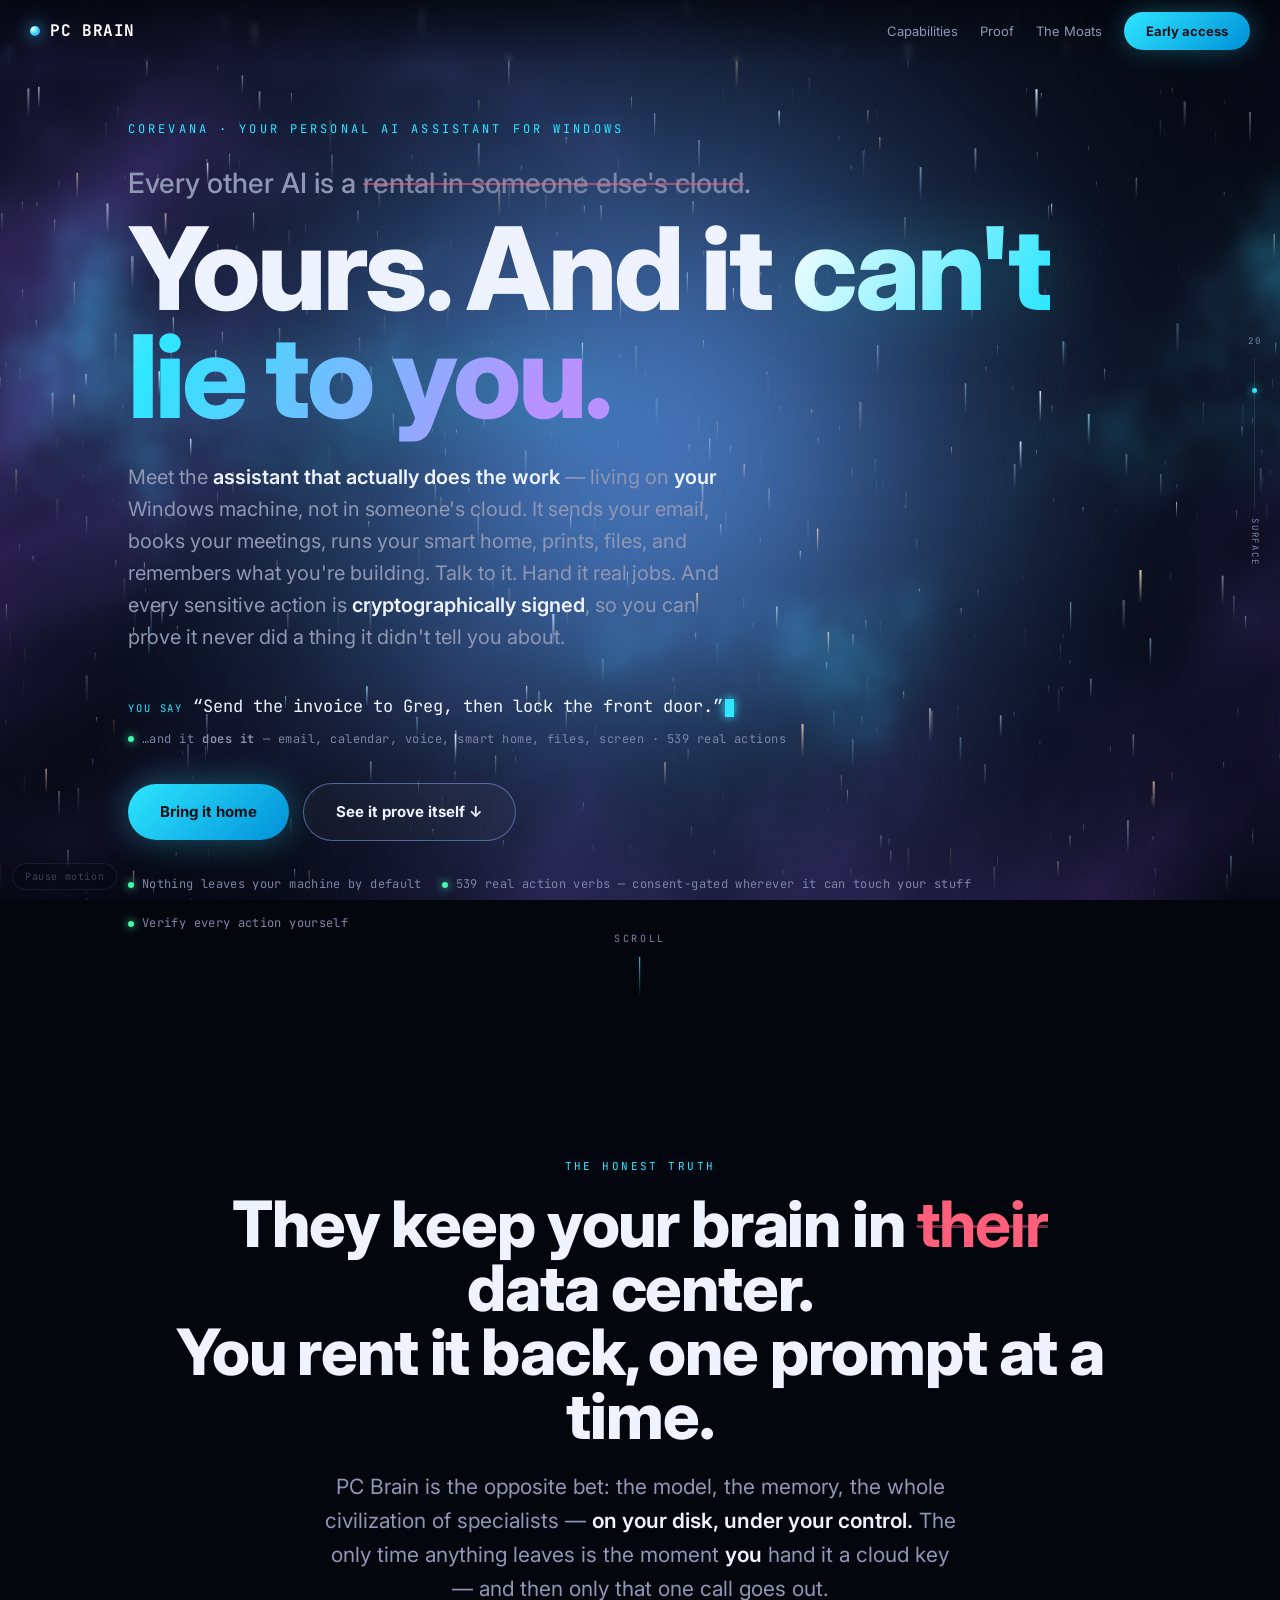
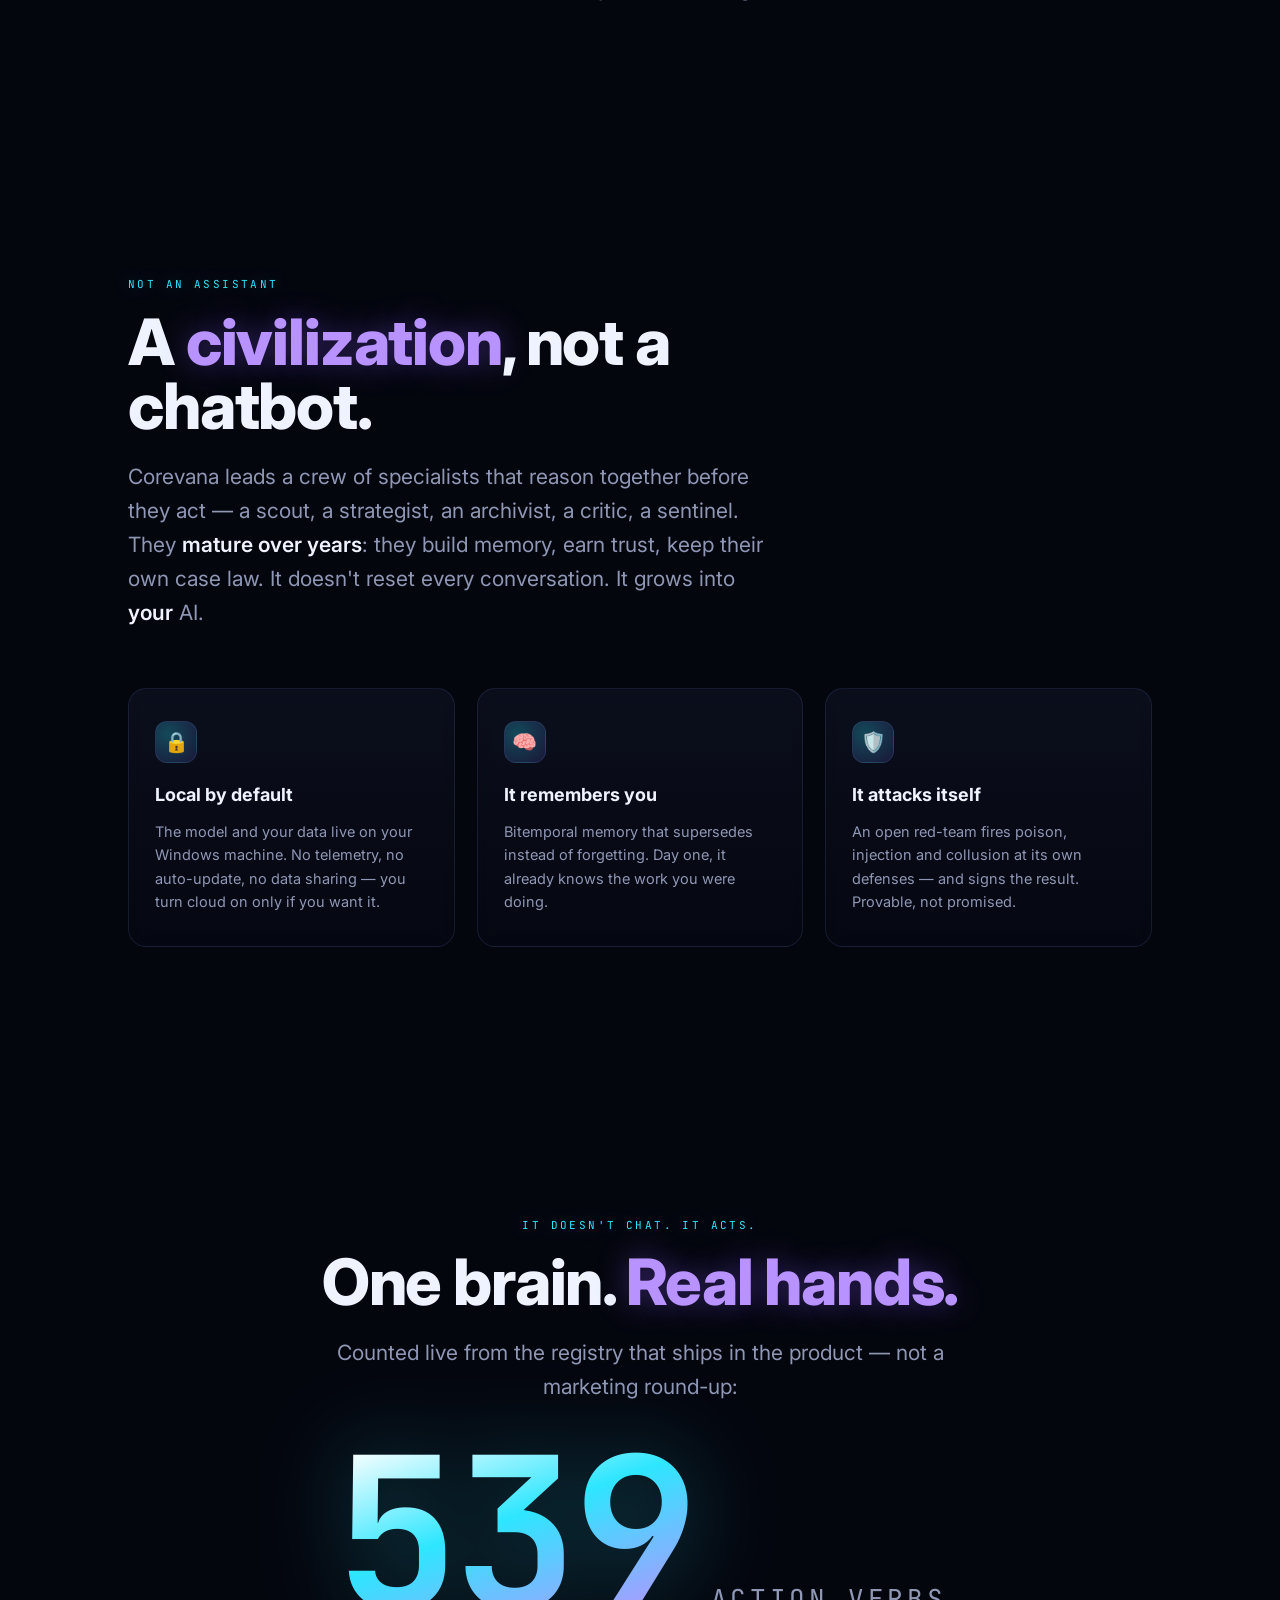
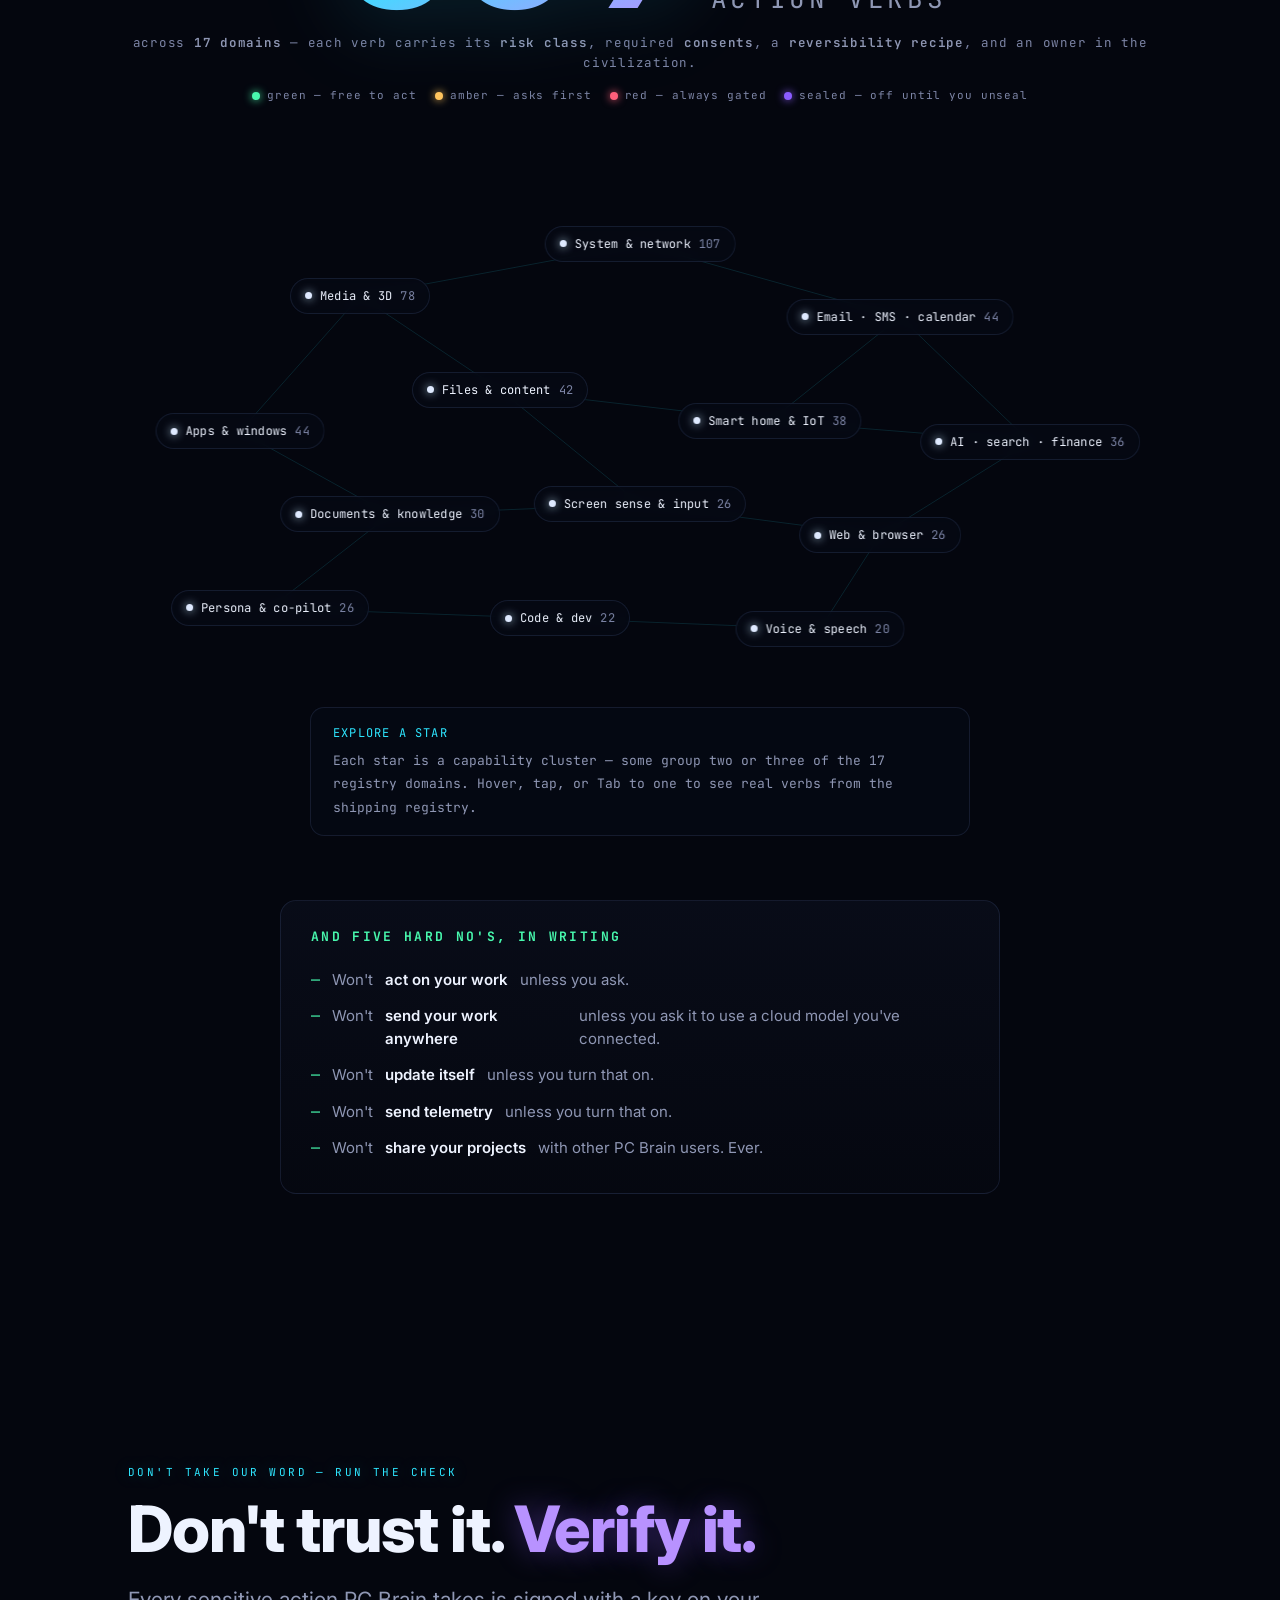
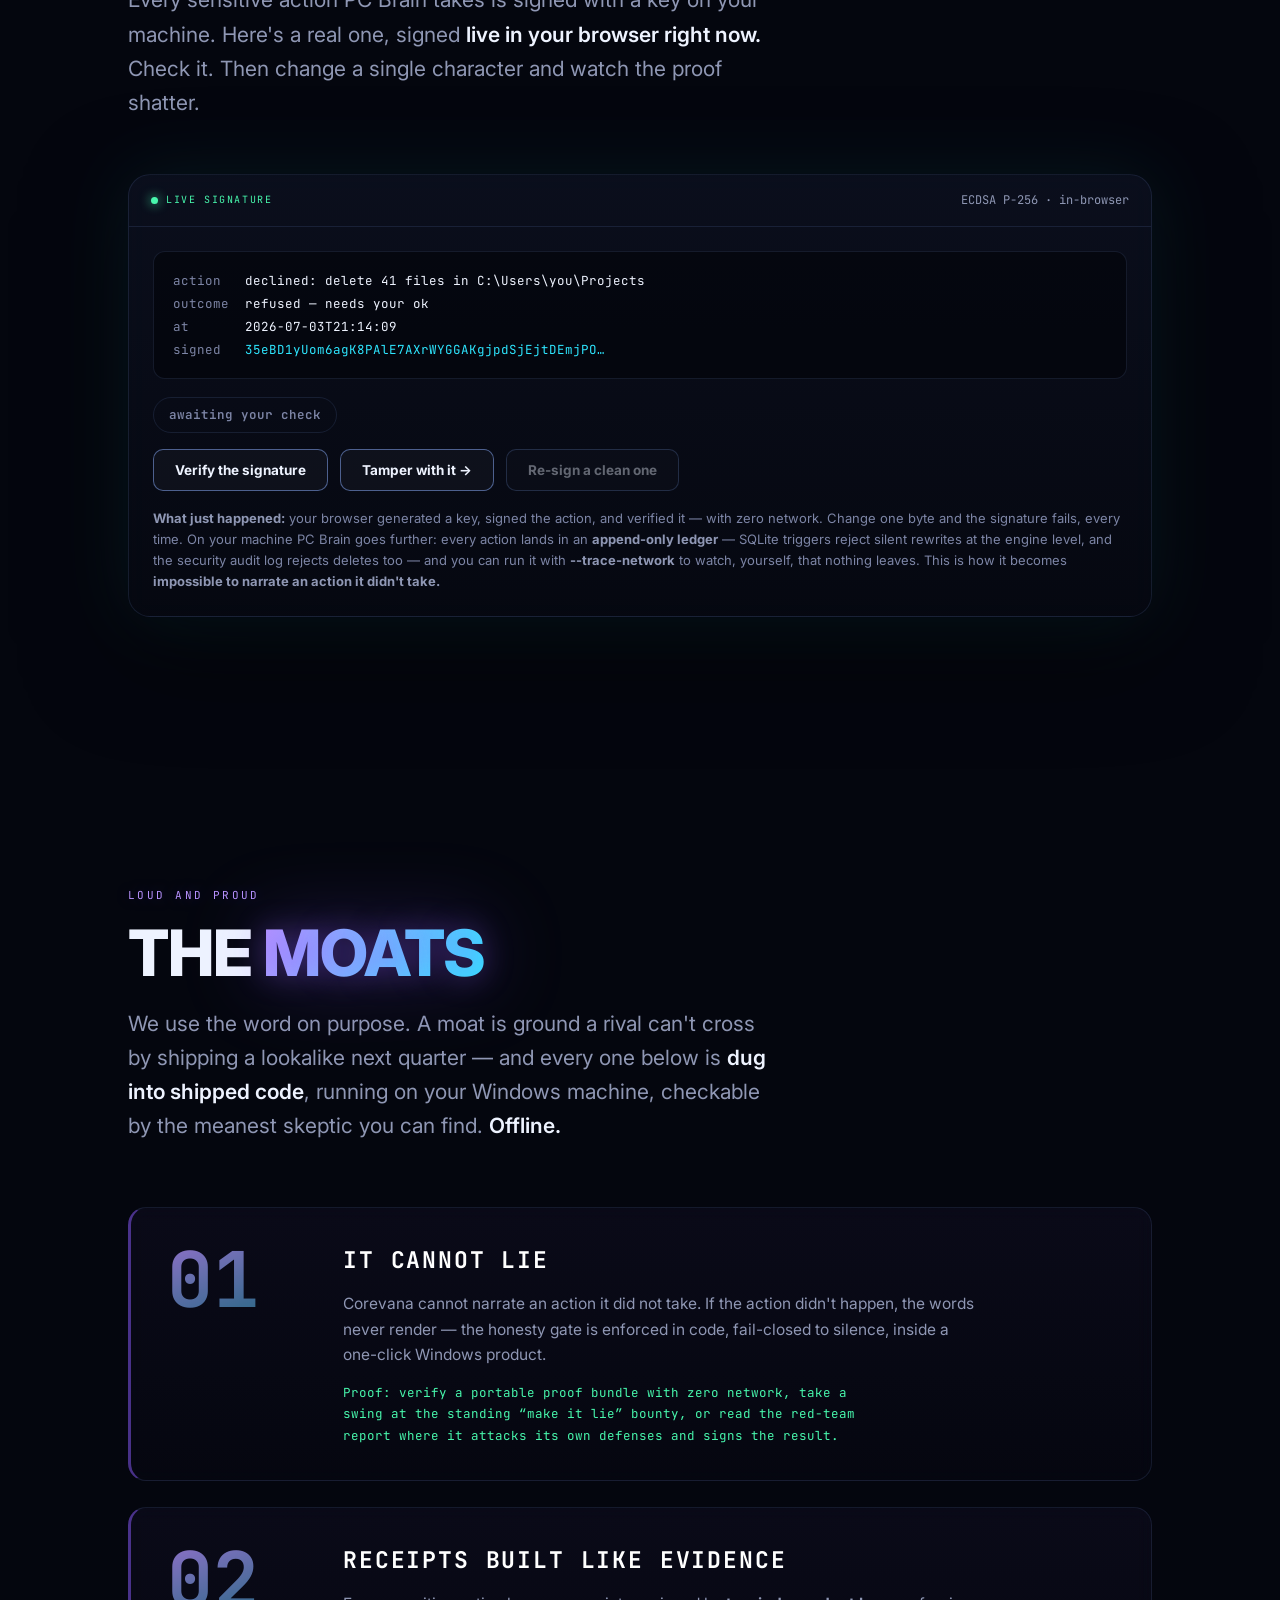
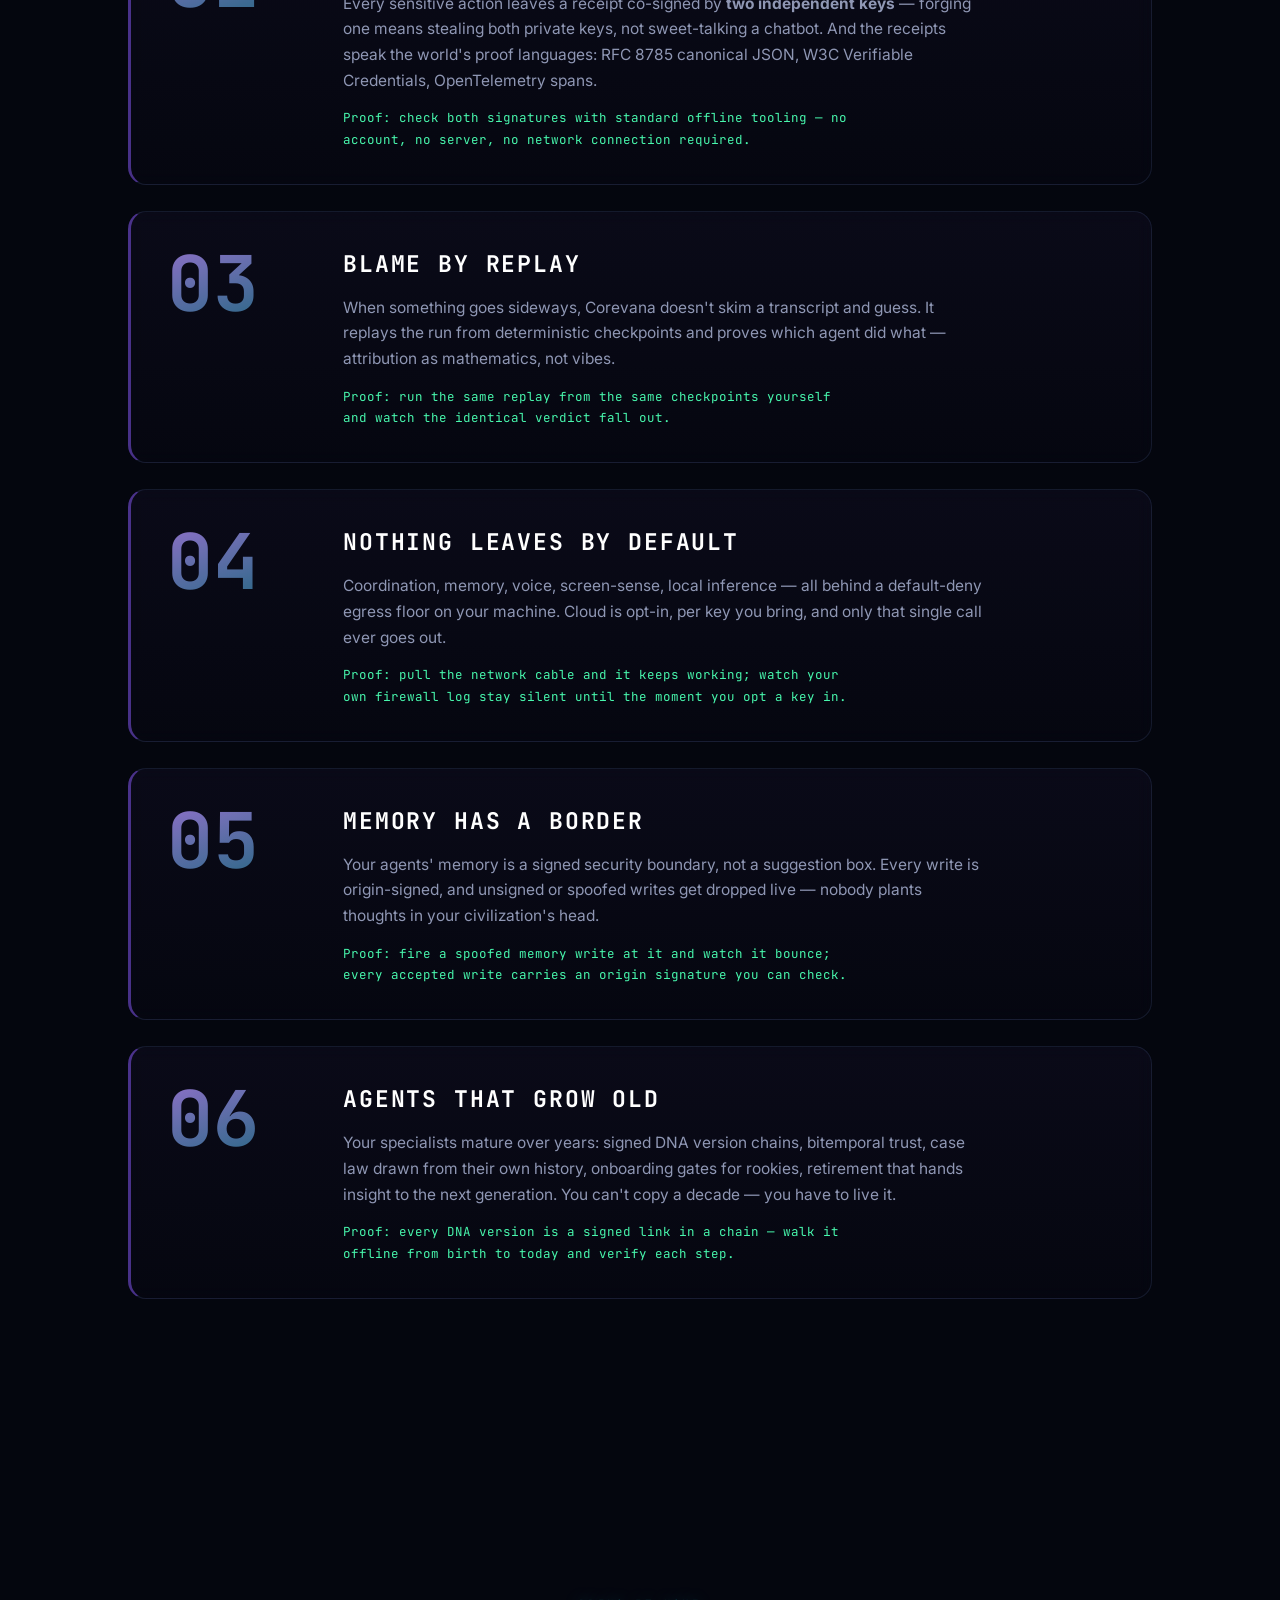
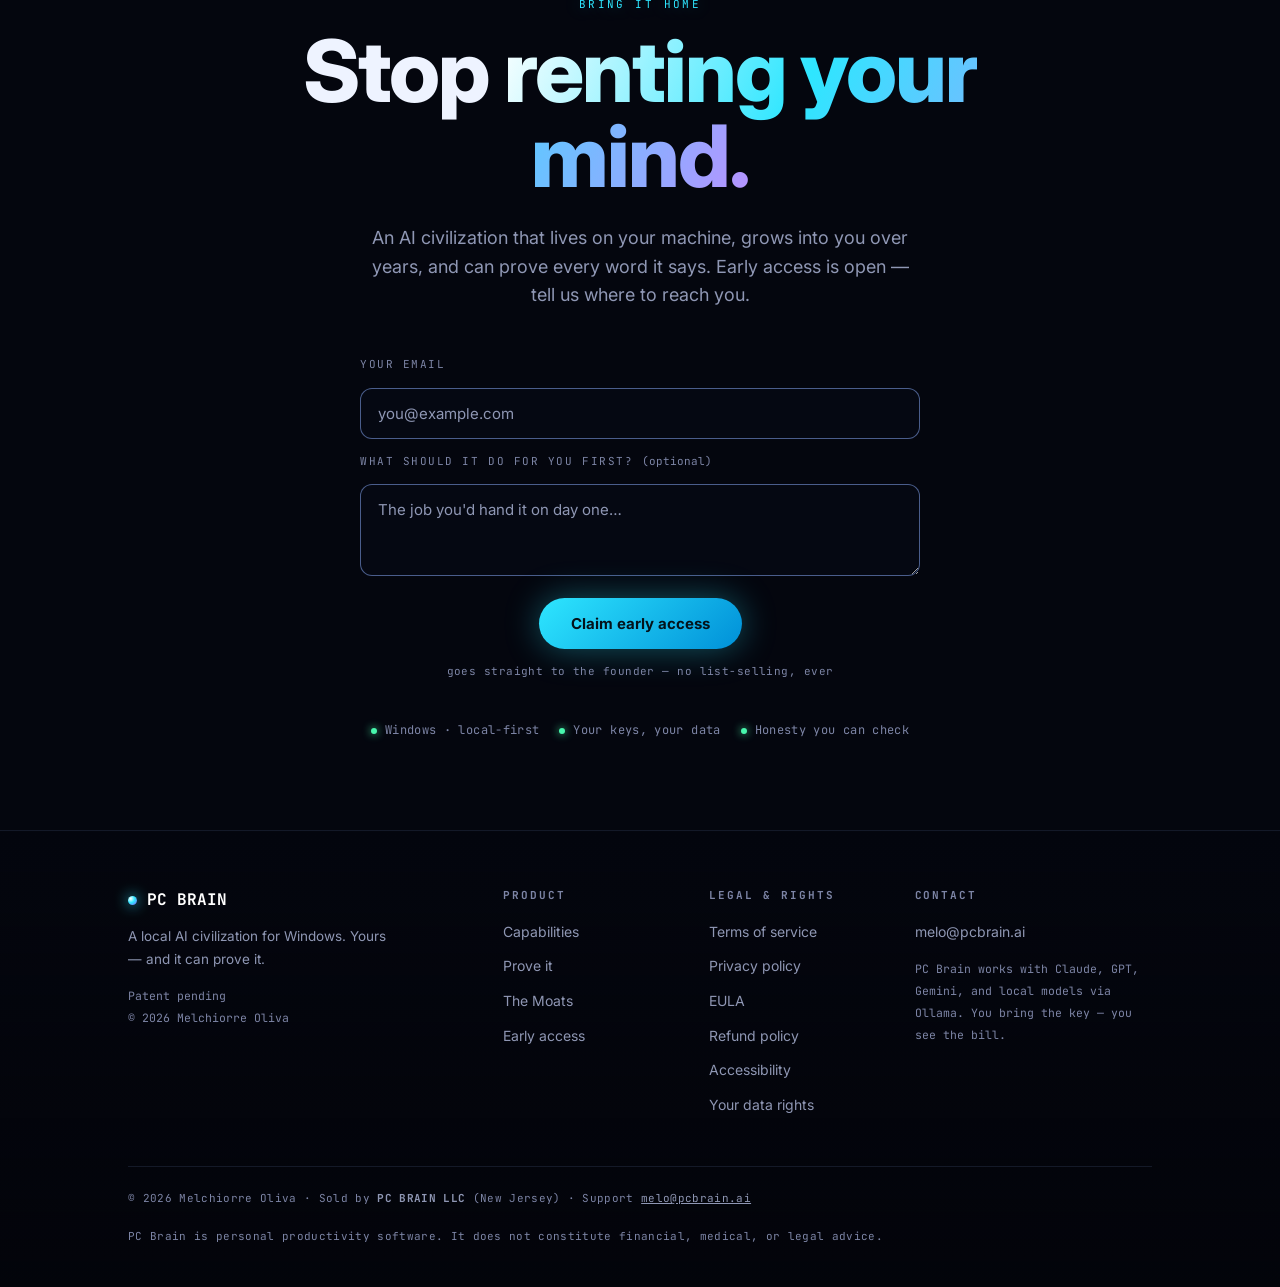
<file: index.html>
<!DOCTYPE html>
<html lang="en">
<head>
<meta charset="UTF-8">
<meta name="viewport" content="width=device-width,initial-scale=1">
<title>PC Brain &mdash; A local AI civilization for Windows</title>
<meta name="description" content="PC Brain runs on your machine, acts with 539 consent-gated verbs, and cryptographically signs every sensitive action - so it can't lie to you. Nothing leaves your machine by default.">
<link rel="canonical" href="https://pcbrain.ai">
<meta name="theme-color" content="#04060e">
<meta property="og:type" content="website">
<meta property="og:url" content="https://pcbrain.ai">
<meta property="og:title" content="PC Brain - Yours. And it can't lie to you.">
<meta property="og:description" content="A local AI civilization for Windows. 539 consent-gated action verbs, cryptographically signed actions, nothing leaves your machine by default.">
<meta property="og:image" content="https://pcbrain.ai/preview.png?v=2">
<meta property="og:image:width" content="1200">
<meta property="og:image:height" content="630">
<meta name="twitter:card" content="summary_large_image">
<meta name="twitter:title" content="PC Brain - Yours. And it can't lie to you.">
<meta name="twitter:description" content="A local AI civilization for Windows. Honesty you can verify yourself - offline.">
<meta name="twitter:image" content="https://pcbrain.ai/preview.png?v=2">
<link rel="preconnect" href="https://fonts.googleapis.com">
<link rel="preconnect" href="https://fonts.gstatic.com" crossorigin>
<link href="https://fonts.googleapis.com/css2?family=Inter:wght@300;400;500;600;700;800;900&family=JetBrains+Mono:wght@400;600;700&display=swap" rel="stylesheet">
</head>
<body>
<style>
  :root{
    --bg:#04060e; --cyan:#2ee6ff; --cyan-deep:#0090d8; --violet:#8b5cff; --violet-hot:#b892ff;
    --text:#eef3ff; --muted:#8f97b4; --faint:#7d85a6;
    --ctrl-line:rgba(120,150,220,.6);
    --good:#48f7ad; --bad:#ff5f7a; --amber:#ffc45e;
    --line:rgba(120,150,220,.14);
    --sans:'Inter',-apple-system,BlinkMacSystemFont,'Segoe UI',system-ui,sans-serif;
    --mono:'JetBrains Mono',ui-monospace,'SF Mono','Consolas',monospace;
  }
  *{box-sizing:border-box;margin:0;padding:0}
  html{scroll-behavior:smooth;scroll-padding-top:80px}
  .sr-only{position:absolute;width:1px;height:1px;padding:0;margin:-1px;overflow:hidden;clip:rect(0 0 0 0);white-space:nowrap;border:0}
  main:focus{outline:none}
  body{background:#04060e;color:var(--text);font-family:var(--sans);-webkit-font-smoothing:antialiased;
    overflow-x:hidden;line-height:1.6}
  a:focus-visible,button:focus-visible,input:focus-visible,textarea:focus-visible{
    outline:2px solid var(--cyan);outline-offset:3px;border-radius:4px}
  .skip{position:absolute;left:-9999px;top:0;z-index:99;background:var(--cyan);color:#04121a;
    padding:10px 18px;font-weight:700;border-radius:0 0 10px 0}
  .skip:focus{left:0}

  canvas.bg{position:fixed;inset:0;width:100%;height:100%;display:block;pointer-events:none}
  canvas#nebula{z-index:0}
  canvas#stars{z-index:1}
  .vignette{position:fixed;inset:0;z-index:2;pointer-events:none;
    background:radial-gradient(135% 105% at 50% 32%,transparent 38%,rgba(2,3,9,.6) 100%)}
  .grain{position:fixed;inset:0;z-index:2;pointer-events:none;opacity:.03;mix-blend-mode:overlay;
    background-image:url("data:image/svg+xml,%3Csvg xmlns='http://www.w3.org/2000/svg' width='120' height='120'%3E%3Cfilter id='n'%3E%3CfeTurbulence type='fractalNoise' baseFrequency='.9' numOctaves='2'/%3E%3C/filter%3E%3Crect width='100%25' height='100%25' filter='url(%23n)'/%3E%3C/svg%3E")}

  /* depth instrument (right edge) */
  .depth{position:fixed;right:18px;top:50%;transform:translateY(-50%);z-index:15;pointer-events:none;
    font-family:var(--mono);font-size:9px;letter-spacing:.2em;color:var(--faint);
    display:flex;flex-direction:column;align-items:center;gap:10px}
  .depth .rail{width:1px;height:150px;background:rgba(120,150,220,.18);position:relative}
  .depth .pip{position:absolute;left:-2px;width:5px;height:5px;border-radius:50%;background:var(--cyan);
    box-shadow:0 0 8px var(--cyan);top:0}
  .depth .sector{writing-mode:vertical-rl;text-orientation:mixed}
  @media (max-width:900px){.depth{display:none}}

  main{position:relative;z-index:3}
  .wrap{max-width:1080px;margin:0 auto;padding:0 28px}

  .nav{position:fixed;top:0;left:0;right:0;z-index:20;display:flex;align-items:center;justify-content:space-between;
    height:62px;padding:0 30px;background:linear-gradient(180deg,rgba(4,6,14,.72),transparent);backdrop-filter:blur(3px)}
  .brand{font-family:var(--mono);font-weight:700;font-size:16px;letter-spacing:.04em;color:#fff;display:flex;align-items:center;gap:10px}
  .brand .dot{width:10px;height:10px;border-radius:50%;background:radial-gradient(circle at 30% 30%,#fff,var(--cyan) 45%,var(--violet));
    box-shadow:0 0 16px var(--cyan),0 0 30px rgba(139,92,255,.5)}
  .navlinks{display:flex;align-items:center;gap:22px}
  .navlinks a{font-size:13px;color:var(--muted);text-decoration:none;transition:.2s}
  .navlinks a:hover{color:#fff}
  .nav a.cta{font-size:13px;font-weight:700;color:#04121a;text-decoration:none;padding:9px 22px;border-radius:999px;
    background:linear-gradient(135deg,var(--cyan),var(--cyan-deep));box-shadow:0 0 26px rgba(46,230,255,.3);transition:.25s}
  .nav a.cta:hover{filter:brightness(1.08);box-shadow:0 0 38px rgba(46,230,255,.55);transform:translateY(-1px)}
  @media (max-width:760px){.navlinks a:not(.cta){display:none}}

  .hero{min-height:100vh;display:flex;flex-direction:column;justify-content:center;padding:120px 0 90px;position:relative}
  .eyebrow{font-family:var(--mono);font-size:12px;letter-spacing:.26em;text-transform:uppercase;color:var(--cyan);
    margin-bottom:26px;opacity:0;transform:translateY(14px);text-shadow:0 0 20px rgba(46,230,255,.4)}
  .kill{font-weight:500;font-size:clamp(19px,2.7vw,28px);color:var(--muted);max-width:740px;line-height:1.32;
    margin-bottom:12px;opacity:0;transform:translateY(18px)}
  .kill s{color:var(--faint);text-decoration-color:rgba(255,95,122,.55);text-decoration-thickness:2px}
  h1{font-weight:800;font-size:clamp(48px,9vw,118px);line-height:.94;letter-spacing:-.025em;max-width:12ch;
    margin-bottom:30px;opacity:0;transform:translateY(24px)}
  h1 .grad{background:linear-gradient(115deg,#fff 0%,var(--cyan) 38%,var(--violet-hot) 88%);
    -webkit-background-clip:text;background-clip:text;-webkit-text-fill-color:transparent;
    filter:drop-shadow(0 0 34px rgba(46,230,255,.28))}
  .hero-sub{font-size:clamp(16px,2vw,20px);color:var(--muted);max-width:610px;margin-bottom:40px;
    opacity:0;transform:translateY(20px)}
  .hero-sub b{color:var(--text);font-weight:600}
  .saydo{margin:0 0 34px;opacity:0;transform:translateY(20px)}
  .say{font-family:var(--mono);font-size:clamp(14px,1.8vw,17px);color:var(--text);line-height:1.6}
  .say .say-k{font-size:10.5px;letter-spacing:.18em;text-transform:uppercase;color:var(--cyan);margin-right:10px;
    text-shadow:0 0 14px rgba(46,230,255,.35)}
  .say .caret{display:inline-block;width:9px;height:1.05em;vertical-align:text-bottom;margin-left:2px;
    background:var(--cyan);box-shadow:0 0 10px var(--cyan);animation:caretb 1.1s steps(1) infinite}
  @keyframes caretb{0%,55%{opacity:1}56%,100%{opacity:.12}}
  .saydo .did{font-family:var(--mono);font-size:12px;color:var(--faint);letter-spacing:.04em;margin-top:10px;
    display:flex;align-items:center;gap:8px}
  .saydo .did b{color:var(--muted);font-weight:600}
  .saydo .did .g{width:6px;height:6px;border-radius:50%;background:var(--good);box-shadow:0 0 9px var(--good);flex:none}

  .hero-ctas{display:flex;gap:14px;flex-wrap:wrap;align-items:center;opacity:0;transform:translateY(20px)}
  .btn{font-size:15px;font-weight:700;text-decoration:none;padding:16px 32px;border-radius:999px;transition:.25s;cursor:pointer;border:none;
    display:inline-block;font-family:var(--sans)}
  .btn.primary{color:#04121a;background:linear-gradient(135deg,var(--cyan),var(--cyan-deep));box-shadow:0 0 34px rgba(46,230,255,.35)}
  .btn.primary:hover{filter:brightness(1.08);box-shadow:0 0 48px rgba(46,230,255,.6);transform:translateY(-2px)}
  .btn.ghost{color:var(--text);background:rgba(255,255,255,.03);border:1px solid var(--ctrl-line)}
  .btn.ghost:hover{border-color:var(--cyan);color:#fff}
  .hero-proof{font-family:var(--mono);font-size:12px;color:var(--faint);letter-spacing:.03em;margin-top:34px;
    display:flex;gap:20px;flex-wrap:wrap;opacity:0}
  .hero-proof span{display:flex;align-items:center;gap:8px}
  .hero-proof .g{width:6px;height:6px;border-radius:50%;background:var(--good);box-shadow:0 0 9px var(--good)}

  .ptxcv{position:fixed;inset:0;z-index:4;pointer-events:none}
  body.ptx .hero.in h1{animation:rise .8s 1.25s cubic-bezier(.16,.9,.2,1) forwards}

  .hero.in .eyebrow{animation:rise .7s .1s cubic-bezier(.2,.8,.2,1) forwards}
  .hero.in .kill{animation:rise .8s .24s cubic-bezier(.2,.8,.2,1) forwards}
  .hero.in h1{animation:rise .95s .4s cubic-bezier(.16,.9,.2,1) forwards}
  .hero.in .hero-sub{animation:rise .8s .62s cubic-bezier(.2,.8,.2,1) forwards}
  .hero.in .saydo{animation:rise .8s .78s cubic-bezier(.2,.8,.2,1) forwards}
  .hero.in .hero-ctas{animation:rise .8s .92s cubic-bezier(.2,.8,.2,1) forwards}
  .hero.in .hero-proof{animation:fade 1.1s 1.3s forwards}
  @keyframes rise{to{opacity:1;transform:none}}
  @keyframes fade{to{opacity:1}}

  .scrollcue{position:absolute;bottom:26px;left:50%;transform:translateX(-50%);color:var(--faint);font-family:var(--mono);
    font-size:10px;letter-spacing:.26em;text-transform:uppercase;display:flex;flex-direction:column;align-items:center;gap:10px;
    opacity:0;animation:fade 1s 1.5s forwards}
  .scrollcue .bar{width:1px;height:40px;background:linear-gradient(var(--cyan),transparent);animation:cue 2s infinite}
  @keyframes cue{0%,100%{opacity:.3;transform:scaleY(.6)}50%{opacity:1;transform:scaleY(1)}}

  .scene{padding:clamp(96px,15vh,168px) 0;position:relative}
  .reveal{opacity:0;transform:translateY(46px);transition:opacity 1.05s cubic-bezier(.2,.8,.2,1),transform 1.05s cubic-bezier(.2,.8,.2,1)}
  .reveal.in{opacity:1;transform:none}
  .tag{font-family:var(--mono);font-size:11px;letter-spacing:.22em;text-transform:uppercase;color:var(--cyan);
    margin-bottom:16px;text-shadow:0 0 16px rgba(46,230,255,.35)}
  .scene h2{font-weight:800;font-size:clamp(32px,5.4vw,64px);line-height:1.0;letter-spacing:-.018em;max-width:16ch;margin-bottom:22px}
  .scene h2 .v{color:var(--violet-hot);text-shadow:0 0 30px rgba(139,92,255,.4)}
  .scene p.lead{font-size:clamp(17px,2vw,21px);color:var(--muted);max-width:640px;line-height:1.62}
  .scene p.lead b{color:var(--text);font-weight:600}

  .enemy{text-align:center}
  .enemy h2{margin:0 auto 22px;max-width:22ch}
  .enemy .strike b{color:var(--bad);font-weight:700;text-decoration:line-through;text-decoration-thickness:3px;
    text-decoration-color:rgba(255,95,122,.45)}
  .enemy p.lead{margin:0 auto}

  .pillars{display:grid;grid-template-columns:repeat(3,1fr);gap:22px;margin-top:58px}
  .pillar{background:linear-gradient(180deg,rgba(20,26,46,.44),rgba(9,12,24,.34));border:1px solid var(--line);
    border-radius:18px;padding:32px 26px;backdrop-filter:blur(8px);transition:.3s}
  .pillar:hover{border-color:rgba(46,230,255,.4);box-shadow:0 0 46px rgba(46,230,255,.1);transform:translateY(-4px)}
  .pillar .ic{width:42px;height:42px;border-radius:12px;display:flex;align-items:center;justify-content:center;margin-bottom:18px;
    background:radial-gradient(circle at 30% 30%,rgba(46,230,255,.28),rgba(139,92,255,.14));border:1px solid var(--line);font-size:20px}
  .pillar h3{font-size:18px;font-weight:700;margin-bottom:10px}
  .pillar p{font-size:14.5px;color:var(--muted);line-height:1.62}

  /* -- VERBS / CAPABILITIES ------------------------------- */
  .verbs{text-align:center}
  .verbnum-row{display:flex;align-items:baseline;justify-content:center;gap:18px;margin:34px 0 6px;flex-wrap:wrap}
  .verbnum{font-family:var(--mono);font-weight:700;font-size:clamp(88px,17vw,210px);line-height:.9;letter-spacing:-.03em;
    background:linear-gradient(160deg,#fff 5%,var(--cyan) 45%,var(--violet-hot) 95%);
    -webkit-background-clip:text;background-clip:text;-webkit-text-fill-color:transparent;
    filter:drop-shadow(0 0 44px rgba(46,230,255,.3));display:inline-block}
  .verbnum.landed{animation:vpop .7s cubic-bezier(.2,.9,.3,1.35)}
  @keyframes vpop{0%{transform:scale(1);filter:drop-shadow(0 0 44px rgba(46,230,255,.3))}
    35%{transform:scale(1.07);filter:drop-shadow(0 0 90px rgba(46,230,255,.75))}
    100%{transform:scale(1);filter:drop-shadow(0 0 44px rgba(46,230,255,.3))}}
  .verbword{font-family:var(--mono);font-size:clamp(16px,2.4vw,26px);color:var(--muted);letter-spacing:.14em;text-transform:uppercase}
  .verbmeta{font-family:var(--mono);font-size:12.5px;color:var(--faint);letter-spacing:.06em;margin-bottom:8px}
  .verbmeta b{color:var(--muted);font-weight:600}
  .risklegend{display:flex;justify-content:center;gap:18px;flex-wrap:wrap;margin-top:14px;font-family:var(--mono);
    font-size:11px;letter-spacing:.08em;color:var(--faint);list-style:none;padding:0}
  .risklegend li{display:flex;align-items:center;gap:7px}
  .risklegend i{width:8px;height:8px;border-radius:50%;display:inline-block}
  .rg{background:var(--good);box-shadow:0 0 8px var(--good)}.ra{background:var(--amber);box-shadow:0 0 8px var(--amber)}
  .rr{background:var(--bad);box-shadow:0 0 8px var(--bad)}.rs{background:var(--violet);box-shadow:0 0 8px var(--violet)}

  .constellation{position:relative;height:520px;margin:56px auto 0;max-width:1000px}
  .constellation svg{position:absolute;inset:0;width:100%;height:100%;pointer-events:none;animation:lpulse 7s ease-in-out infinite}
  @keyframes lpulse{0%,100%{opacity:.55}50%{opacity:1}}
  .cnode{position:absolute;transform:translate(-50%,-50%);background:rgba(6,10,22,.72);border:1px solid var(--line);
    color:var(--text);font-family:var(--mono);font-size:12px;letter-spacing:.02em;padding:9px 14px;border-radius:999px;
    cursor:pointer;transition:.25s;backdrop-filter:blur(4px);white-space:nowrap;display:flex;align-items:center;gap:8px}
  .cnode .st{width:7px;height:7px;border-radius:50%;background:#dfeaff;box-shadow:0 0 10px rgba(200,230,255,.9);flex:none;
    animation:ctw 3s infinite}
  .cnode .ct{color:var(--faint)}
  .cnode:hover,.cnode.active{border-color:var(--cyan);box-shadow:0 0 26px rgba(46,230,255,.25);color:#fff;
    transform:translate(-50%,-50%) scale(1.07)}
  .cnode:hover,.cnode:focus,.cnode.active{z-index:5}
  .cnode.active .st{background:var(--cyan);box-shadow:0 0 14px var(--cyan)}
  @keyframes ctw{0%,100%{opacity:1}50%{opacity:.45}}
  .cdetail{margin:26px auto 0;max-width:660px;min-height:72px;border:1px solid var(--line);border-radius:14px;
    padding:16px 22px;background:rgba(6,10,22,.6);backdrop-filter:blur(6px);text-align:left}
  .cdetail .cd-t{font-family:var(--mono);font-size:12px;color:var(--cyan);letter-spacing:.1em;text-transform:uppercase;margin-bottom:6px}
  .cdetail .cd-b{font-family:var(--mono);font-size:13px;color:var(--muted);line-height:1.8}
  @media (max-width:760px){
    .constellation{height:auto;display:grid;grid-template-columns:1fr 1fr;gap:10px;padding:0 4px}
    .constellation svg{display:none}
    .cnode{position:static;transform:none;white-space:normal;justify-content:flex-start}
    .cnode:hover,.cnode.active{transform:none}
  }

  .bounds{margin:64px auto 0;max-width:720px;text-align:left;border:1px solid var(--line);border-radius:16px;
    padding:26px 30px;background:linear-gradient(180deg,rgba(13,18,34,.5),rgba(6,9,18,.5))}
  .bounds h3{font-family:var(--mono);font-size:13px;letter-spacing:.18em;text-transform:uppercase;color:var(--good);margin-bottom:14px}
  .bounds ul{list-style:none}
  .bounds li{font-size:15px;color:var(--muted);padding:7px 0;display:flex;gap:12px;line-height:1.5}
  .bounds li::before{content:"\2014";color:var(--good);font-family:var(--mono);flex:none}
  .bounds li b{color:var(--text);font-weight:600}

  /* -- PROVE ---------------------------------------------- */
  .prove-card{border:1px solid var(--line);border-radius:22px;overflow:hidden;margin-top:54px;
    background:linear-gradient(180deg,rgba(13,18,34,.74),rgba(6,9,18,.74));backdrop-filter:blur(12px);
    box-shadow:0 0 70px rgba(46,230,255,.08),0 32px 100px rgba(0,0,0,.55)}
  .prove-head{display:flex;align-items:center;gap:12px;padding:16px 22px;border-bottom:1px solid var(--line)}
  .prove-head .live{font-family:var(--mono);font-size:10px;letter-spacing:.16em;text-transform:uppercase;color:var(--good);
    display:flex;align-items:center;gap:8px}
  .prove-head .live .b{width:7px;height:7px;border-radius:50%;background:var(--good);box-shadow:0 0 11px var(--good);animation:pulse 1.6s infinite}
  @keyframes pulse{0%,100%{opacity:1}50%{opacity:.35}}
  .prove-head .ttl{font-family:var(--mono);font-size:12px;color:var(--muted);margin-left:auto}
  .prove-body{padding:24px}
  .receipt{font-family:var(--mono);font-size:12.5px;line-height:1.85;color:var(--muted);background:rgba(0,0,0,.4);
    border:1px solid var(--line);border-radius:12px;padding:17px 19px;white-space:pre-wrap;word-break:break-word;transition:border-color .3s}
  .receipt .k{color:var(--faint)}.receipt .val{color:var(--text)}.receipt .sig{color:var(--cyan)}
  .receipt.tampered{border-color:rgba(255,95,122,.5)}.receipt.tampered .sig{color:var(--bad)}
  .verdict{display:flex;align-items:center;gap:12px;margin:18px 0 6px;min-height:32px;font-family:var(--mono);font-size:14px;font-weight:600}
  .verdict .badge{display:inline-flex;align-items:center;gap:8px;padding:7px 15px;border-radius:999px;font-size:12.5px;transition:.3s}
  .verdict .badge.ok{color:var(--good);background:rgba(72,247,173,.1);border:1px solid rgba(72,247,173,.4)}
  .verdict .badge.bad{color:var(--bad);background:rgba(255,95,122,.1);border:1px solid rgba(255,95,122,.4)}
  .verdict .badge.idle{color:var(--faint);border:1px solid var(--line)}
  .prove-ctas{display:flex;gap:12px;flex-wrap:wrap;margin-top:16px}
  .pbtn{font-size:13.5px;font-weight:700;padding:12px 21px;border-radius:10px;cursor:pointer;border:1px solid var(--ctrl-line);
    background:rgba(255,255,255,.03);color:var(--text);transition:.2s;font-family:var(--sans)}
  .pbtn:hover{border-color:var(--cyan);color:#fff}
  .pbtn.tamper:hover{border-color:var(--bad)}.pbtn:disabled{opacity:.4;cursor:default}
  .prove-note{font-size:13px;color:var(--faint);margin-top:17px;line-height:1.62}.prove-note b{color:var(--muted)}

  /* -- THE MOATS ------------------------------------------ */
  .moats-scene .tag{color:var(--violet-hot);text-shadow:0 0 16px rgba(139,92,255,.4)}
  .moats-title{font-weight:800;font-size:clamp(56px,11vw,148px);line-height:.92;letter-spacing:-.03em;margin-bottom:26px}
  .moats-title .v{background:linear-gradient(115deg,var(--violet-hot),var(--cyan));-webkit-background-clip:text;
    background-clip:text;-webkit-text-fill-color:transparent;filter:drop-shadow(0 0 40px rgba(139,92,255,.35))}
  .moatlist{margin-top:64px;display:flex;flex-direction:column;gap:26px}
  .moat{display:grid;grid-template-columns:150px 1fr;gap:26px;align-items:start;
    border:1px solid var(--line);border-left:3px solid rgba(139,92,255,.5);border-radius:18px;padding:34px 36px;
    background:linear-gradient(180deg,rgba(16,14,34,.5),rgba(7,8,20,.44));backdrop-filter:blur(8px);transition:.35s}
  .moat:hover{border-left-color:var(--cyan);box-shadow:0 0 56px rgba(139,92,255,.14);transform:translateX(6px)}
  .moat .mnum{font-family:var(--mono);font-weight:700;font-size:clamp(48px,6vw,84px);line-height:1;
    background:linear-gradient(160deg,rgba(184,146,255,.9),rgba(46,230,255,.5));-webkit-background-clip:text;
    background-clip:text;-webkit-text-fill-color:transparent;opacity:.85}
  .moat h3{font-family:var(--mono);font-size:clamp(17px,2.2vw,23px);letter-spacing:.08em;margin-bottom:12px;color:#fff}
  .moat p{font-size:15.5px;color:var(--muted);line-height:1.66;max-width:64ch}
  .moat .mproof{font-family:var(--mono);font-size:12.5px;color:var(--good);margin-top:14px;line-height:1.7}
  .moat.reveal{transition-delay:calc(var(--i)*90ms)}
  @media (max-width:760px){
    .moat{grid-template-columns:1fr;gap:8px;padding:26px 22px}
    .pillars{grid-template-columns:1fr;gap:16px}
    .pillar{padding:24px 22px}
  }

  /* -- FINAL + FORM --------------------------------------- */
  .final{text-align:center;padding:clamp(110px,18vh,200px) 0 90px}
  .final h2{font-weight:800;font-size:clamp(38px,7vw,86px);line-height:.98;letter-spacing:-.025em;max-width:15ch;margin:0 auto 26px}
  .final h2 .grad{background:linear-gradient(115deg,#fff,var(--cyan) 45%,var(--violet-hot));-webkit-background-clip:text;
    background-clip:text;-webkit-text-fill-color:transparent}
  .final p.sub{font-size:18px;color:var(--muted);max-width:560px;margin:0 auto 46px}
  .contact{max-width:560px;margin:0 auto;text-align:left;display:flex;flex-direction:column;gap:14px}
  .contact label{font-family:var(--mono);font-size:11px;letter-spacing:.14em;text-transform:uppercase;color:var(--faint)}
  .contact input[type=email],.contact textarea{width:100%;background:rgba(6,10,22,.72);border:1px solid var(--ctrl-line);
    border-radius:12px;color:var(--text);font-family:var(--sans);font-size:15px;padding:15px 17px;transition:.25s}
  .contact ::placeholder{color:var(--muted);opacity:1}
  .contact input:focus,.contact textarea:focus{border-color:var(--cyan);box-shadow:0 0 24px rgba(46,230,255,.15)}
  .contact textarea{min-height:92px;resize:vertical}
  .contact .btn{align-self:center;margin-top:8px}
  .contact .formnote{font-family:var(--mono);font-size:11px;color:var(--faint);text-align:center;letter-spacing:.04em}
  .final .hero-proof{justify-content:center;opacity:1;margin-top:40px}

  /* -- FOOTER --------------------------------------------- */
  footer{border-top:1px solid var(--line);padding:56px 0 40px;position:relative;z-index:3;
    background:linear-gradient(180deg,transparent,rgba(3,4,10,.8))}
  .fcols{display:grid;grid-template-columns:2fr 1fr 1fr 1.4fr;gap:36px;margin-bottom:40px}
  .fcols h2.fh{font-family:var(--mono);font-size:11px;font-weight:700;letter-spacing:.18em;text-transform:uppercase;color:var(--faint);margin-bottom:14px}
  .fcols ul{list-style:none}
  .fcols li{margin-bottom:9px}
  .fcols a{color:var(--muted);text-decoration:none;font-size:14px;transition:.2s}
  .fcols a:hover{color:var(--cyan)}
  .fbrand{font-family:var(--mono);font-weight:700;font-size:16px;color:#fff;display:flex;align-items:center;gap:10px;margin-bottom:12px}
  .fbrand .dot{width:9px;height:9px;border-radius:50%;background:radial-gradient(circle at 30% 30%,#fff,var(--cyan) 45%,var(--violet));
    box-shadow:0 0 14px var(--cyan)}
  .ftext{font-size:13.5px;color:var(--muted);line-height:1.7;max-width:30ch}
  .fmeta{font-family:var(--mono);font-size:11.5px;color:var(--faint);margin-top:14px;line-height:1.9}
  .fbottom{border-top:1px solid var(--line);padding-top:22px;display:flex;justify-content:space-between;gap:18px;flex-wrap:wrap;
    font-family:var(--mono);font-size:11px;color:var(--faint);letter-spacing:.03em;line-height:1.8}
  .fbottom b{color:var(--muted)}
  @media (max-width:860px){.fcols{grid-template-columns:1fr 1fr}}
  @media (max-width:520px){
    .fcols{grid-template-columns:1fr 1fr;gap:28px 16px;margin-bottom:30px}
    .fcols>div:first-child,.fcols>div:last-child{grid-column:1/-1}
    .fcols a{font-size:13px}
    .fcols li{margin-bottom:7px}
    .ftext{max-width:none}
    .fbottom{flex-direction:column;gap:10px}
  }

  .pausebtn{position:fixed;left:12px;bottom:10px;z-index:25;font-family:var(--mono);font-size:10px;letter-spacing:.06em;
    color:var(--faint);background:rgba(6,10,22,.6);border:1px solid rgba(120,150,220,.28);border-radius:999px;
    padding:6px 12px;cursor:pointer;transition:.25s;backdrop-filter:blur(4px);opacity:.45}
  .pausebtn:hover,.pausebtn:focus-visible{opacity:1;color:var(--text);border-color:var(--cyan)}
  body.paused *{animation-play-state:paused!important}

  @media (prefers-reduced-motion:reduce){
    *{animation:none!important;transition:none!important}
    .eyebrow,.kill,h1,.hero-sub,.saydo,.hero-ctas,.hero-proof,.reveal{opacity:1!important;transform:none!important}
    canvas.bg{display:none}
    html{scroll-behavior:auto}
    .pausebtn{display:none}
    body{background:radial-gradient(120% 90% at 50% 28%,#151030,#04060e)}
  }
</style>

<a class="skip" href="#main">Skip to content</a>
<noscript><style>.eyebrow,.kill,h1,.hero-sub,.hero-ctas,.hero-proof,.reveal{opacity:1!important;transform:none!important}</style></noscript>
<canvas id="nebula" class="bg" aria-hidden="true"></canvas>
<canvas id="stars" class="bg" aria-hidden="true"></canvas>
<div class="vignette" aria-hidden="true"></div>
<div class="grain" aria-hidden="true"></div>

<div class="depth" aria-hidden="true">
  <span id="depthPct">00</span>
  <span class="rail"><span class="pip" id="depthPip"></span></span>
  <span class="sector" id="depthSector">SURFACE</span>
</div>

<nav class="nav" aria-label="Main">
  <div class="brand"><span class="dot" aria-hidden="true"></span>PC BRAIN</div>
  <div class="navlinks">
    <a href="#verbs">Capabilities</a>
    <a href="#prove">Proof</a>
    <a href="#moats">The Moats</a>
    <a class="cta" href="#get">Early access</a>
  </div>
</nav>

<button class="pausebtn" id="pauseBtn" type="button" aria-pressed="false">Pause motion</button>

<main id="main" tabindex="-1">
  <header class="hero" id="hero">
    <div class="wrap">
      <div class="eyebrow">Corevana &middot; your personal AI assistant for Windows</div>
      <p class="kill">Every other AI is a <s>rental in someone else's cloud<span class="sr-only"> (crossed out)</span></s>.</p>
      <h1>Yours. And it <span class="grad">can't lie to you.</span></h1>
      <p class="hero-sub">Meet the <b>assistant that actually does the work</b> &mdash; living on <b>your</b>
        Windows machine, not in someone's cloud. It sends your email, books your meetings, runs your smart home,
        prints, files, and remembers what you're building. Talk to it. Hand it real jobs. And every sensitive
        action is <b>cryptographically signed</b>, so you can prove it never did a thing it didn't tell you about.</p>
      <div class="saydo">
        <div class="say" aria-hidden="true"><span class="say-k">you say</span><span id="sayLine">&ldquo;Send the invoice to Greg, then lock the front door.&rdquo;</span><span class="caret"></span></div>
        <span class="sr-only">You say: &ldquo;Send the invoice to Greg, then lock the front door&rdquo; &mdash; and it does it, on your PC.</span>
        <div class="did"><span class="g" aria-hidden="true"></span>&hellip;and it <b>does it</b> &mdash; email, calendar, voice, smart home, files, screen &middot; 539 real actions</div>
      </div>
      <div class="hero-ctas">
        <a class="btn primary" href="#get">Bring it home</a>
        <a class="btn ghost" href="#prove">See it prove itself <span aria-hidden="true">&darr;</span></a>
      </div>
      <div class="hero-proof">
        <span><span class="g" aria-hidden="true"></span>Nothing leaves your machine by default</span>
        <span><span class="g" aria-hidden="true"></span>539 real action verbs &mdash; consent-gated wherever it can touch your stuff</span>
        <span><span class="g" aria-hidden="true"></span>Verify every action yourself</span>
      </div>
    </div>
    <div class="scrollcue" aria-hidden="true"><span>scroll</span><span class="bar"></span></div>
  </header>

  <section class="scene enemy">
    <div class="wrap reveal">
      <div class="tag">the honest truth</div>
      <h2 class="strike">They keep your brain in <b>their<span class="sr-only"> (crossed out)</span></b> data center.<br>You rent it back, one prompt at a time.</h2>
      <p class="lead">PC Brain is the opposite bet: the model, the memory, the whole civilization of specialists
        &mdash; <b>on your disk, under your control.</b> The only time anything leaves is the moment <b>you</b>
        hand it a cloud key &mdash; and then only that one call goes out.</p>
    </div>
  </section>

  <section class="scene">
    <div class="wrap reveal">
      <div class="tag">not an assistant</div>
      <h2>A <span class="v">civilization</span>, not a chatbot.</h2>
      <p class="lead">Corevana leads a crew of specialists that reason together before they act &mdash; a scout,
        a strategist, an archivist, a critic, a sentinel. They <b>mature over years</b>: they build memory, earn
        trust, keep their own case law. It doesn't reset every conversation. It grows into <b>your</b> AI.</p>
      <div class="pillars">
        <div class="pillar"><div class="ic" aria-hidden="true">&#128274;</div><h3>Local by default</h3>
          <p>The model and your data live on your Windows machine. No telemetry, no auto-update, no data sharing &mdash; you turn cloud on only if you want it.</p></div>
        <div class="pillar"><div class="ic" aria-hidden="true">&#129504;</div><h3>It remembers you</h3>
          <p>Bitemporal memory that supersedes instead of forgetting. Day one, it already knows the work you were doing.</p></div>
        <div class="pillar"><div class="ic" aria-hidden="true">&#128737;&#65039;</div><h3>It attacks itself</h3>
          <p>An open red-team fires poison, injection and collusion at its own defenses &mdash; and signs the result. Provable, not promised.</p></div>
      </div>
    </div>
  </section>

  <section class="scene verbs" id="verbs">
    <div class="wrap reveal">
      <div class="tag">it doesn't chat. it acts.</div>
      <h2 style="margin-left:auto;margin-right:auto">One brain. <span class="v">Real hands.</span></h2>
      <p class="lead" style="margin:0 auto">Counted live from the registry that ships in the product &mdash;
        not a marketing round-up:</p>
      <div class="verbnum-row">
        <span class="verbnum" id="verbnum" aria-hidden="true">0</span><span class="sr-only">539</span>
        <span class="verbword">action verbs</span>
      </div>
      <p class="verbmeta">across <b>17 domains</b> &mdash; each verb carries its <b>risk class</b>, required
        <b>consents</b>, a <b>reversibility recipe</b>, and an owner in the civilization.</p>
      <ul class="risklegend" aria-label="Risk classes">
        <li><i class="rg" aria-hidden="true"></i>green &mdash; free to act</li>
        <li><i class="ra" aria-hidden="true"></i>amber &mdash; asks first</li>
        <li><i class="rr" aria-hidden="true"></i>red &mdash; always gated</li>
        <li><i class="rs" aria-hidden="true"></i>sealed &mdash; off until you unseal</li>
      </ul>

      <div class="constellation" id="constellation">
        <svg id="clines" aria-hidden="true"></svg>
        <!-- nodes injected by JS -->
      </div>
      <div class="cdetail" id="cdetail" aria-live="polite">
        <div class="cd-t" id="cdT">explore a star</div>
        <div class="cd-b" id="cdB">Each star is a capability cluster &mdash; some group two or three of the 17 registry domains. Hover, tap, or Tab to one to see real verbs from the shipping registry.</div>
      </div>

      <div class="bounds">
        <h3>And five hard No's, in writing</h3>
        <ul>
          <li>Won't <b>act on your work</b> unless you ask.</li>
          <li>Won't <b>send your work anywhere</b> unless you ask it to use a cloud model you've connected.</li>
          <li>Won't <b>update itself</b> unless you turn that on.</li>
          <li>Won't <b>send telemetry</b> unless you turn that on.</li>
          <li>Won't <b>share your projects</b> with other PC Brain users. Ever.</li>
        </ul>
      </div>
    </div>
  </section>

  <section class="scene" id="prove">
    <div class="wrap reveal">
      <div class="tag">don't take our word &mdash; run the check</div>
      <h2>Don't trust it. <span class="v">Verify it.</span></h2>
      <p class="lead">Every sensitive action PC Brain takes is signed with a key on your machine. Here's a real
        one, signed <b>live in your browser right now.</b> Check it. Then change a single character and watch the
        proof shatter.</p>
      <div class="prove-card">
        <div class="prove-head">
          <span class="live"><span class="b" aria-hidden="true"></span>live signature</span>
          <span class="ttl" id="algo">Ed25519 &middot; in-browser</span>
        </div>
        <div class="prove-body">
          <div class="receipt" id="receipt">generating a real signed receipt&hellip;</div>
          <div class="verdict" role="status"><span class="badge idle" id="badge">awaiting your check</span>
            <span id="vmsg" style="color:var(--faint);font-weight:400"></span></div>
          <div class="prove-ctas">
            <button class="pbtn" id="btnVerify" type="button">Verify the signature</button>
            <button class="pbtn tamper" id="btnTamper" type="button">Tamper with it <span aria-hidden="true">&rarr;</span></button>
            <button class="pbtn" id="btnReset" type="button" disabled>Re-sign a clean one</button>
          </div>
          <p class="prove-note"><b>What just happened:</b> your browser generated a key, signed the action, and
            verified it &mdash; with zero network. Change one byte and the signature fails, every time. On your
            machine PC Brain goes further: every action lands in an <b>append-only ledger</b> &mdash; SQLite
            triggers reject silent rewrites at the engine level, and the security audit log rejects deletes
            too &mdash; and you can run it with <b>--trace-network</b> to watch, yourself, that nothing leaves.
            This is how it becomes <b>impossible to narrate an action it didn't take.</b></p>
        </div>
      </div>
    </div>
  </section>

  <section class="scene moats-scene" id="moats">
    <div class="wrap">
      <div class="reveal">
        <div class="tag">loud and proud</div>
        <h2 class="moats-title">THE <span class="v">MOATS</span></h2>
        <p class="lead">We use the word on purpose. A moat is ground a rival can't cross by shipping a lookalike
          next quarter &mdash; and every one below is <b>dug into shipped code</b>, running on your Windows machine,
          checkable by the meanest skeptic you can find. <b>Offline.</b></p>
      </div>
      <div class="moatlist">
        <article class="moat reveal" style="--i:0">
          <div class="mnum" aria-hidden="true">01</div>
          <div><h3>IT CANNOT LIE</h3>
            <p>Corevana cannot narrate an action it did not take. If the action didn't happen, the words never
              render &mdash; the honesty gate is enforced in code, fail-closed to silence, inside a one-click
              Windows product.</p>
            <p class="mproof">Proof: verify a portable proof bundle with zero network, take a swing at the standing
              &ldquo;make it lie&rdquo; bounty, or read the red-team report where it attacks its own defenses and
              signs the result.</p></div>
        </article>
        <article class="moat reveal" style="--i:1">
          <div class="mnum" aria-hidden="true">02</div>
          <div><h3>RECEIPTS BUILT LIKE EVIDENCE</h3>
            <p>Every sensitive action leaves a receipt co-signed by <b>two independent keys</b> &mdash; forging one
              means stealing both private keys, not sweet-talking a chatbot. And the receipts speak the world's
              proof languages: RFC&nbsp;8785 canonical JSON, W3C Verifiable Credentials, OpenTelemetry spans.</p>
            <p class="mproof">Proof: check both signatures with standard offline tooling &mdash; no account, no
              server, no network connection required.</p></div>
        </article>
        <article class="moat reveal" style="--i:2">
          <div class="mnum" aria-hidden="true">03</div>
          <div><h3>BLAME BY REPLAY</h3>
            <p>When something goes sideways, Corevana doesn't skim a transcript and guess. It replays the run from
              deterministic checkpoints and proves which agent did what &mdash; attribution as mathematics, not vibes.</p>
            <p class="mproof">Proof: run the same replay from the same checkpoints yourself and watch the identical
              verdict fall out.</p></div>
        </article>
        <article class="moat reveal" style="--i:3">
          <div class="mnum" aria-hidden="true">04</div>
          <div><h3>NOTHING LEAVES BY DEFAULT</h3>
            <p>Coordination, memory, voice, screen-sense, local inference &mdash; all behind a default-deny egress
              floor on your machine. Cloud is opt-in, per key you bring, and only that single call ever goes out.</p>
            <p class="mproof">Proof: pull the network cable and it keeps working; watch your own firewall log stay
              silent until the moment you opt a key in.</p></div>
        </article>
        <article class="moat reveal" style="--i:4">
          <div class="mnum" aria-hidden="true">05</div>
          <div><h3>MEMORY HAS A BORDER</h3>
            <p>Your agents' memory is a signed security boundary, not a suggestion box. Every write is
              origin-signed, and unsigned or spoofed writes get dropped live &mdash; nobody plants thoughts in your
              civilization's head.</p>
            <p class="mproof">Proof: fire a spoofed memory write at it and watch it bounce; every accepted write
              carries an origin signature you can check.</p></div>
        </article>
        <article class="moat reveal" style="--i:5">
          <div class="mnum" aria-hidden="true">06</div>
          <div><h3>AGENTS THAT GROW OLD</h3>
            <p>Your specialists mature over years: signed DNA version chains, bitemporal trust, case law drawn from
              their own history, onboarding gates for rookies, retirement that hands insight to the next generation.
              You can't copy a decade &mdash; you have to live it.</p>
            <p class="mproof">Proof: every DNA version is a signed link in a chain &mdash; walk it offline from birth
              to today and verify each step.</p></div>
        </article>
      </div>
    </div>
  </section>

  <section class="scene final" id="get">
    <div class="wrap reveal">
      <div class="tag">bring it home</div>
      <h2>Stop <span class="grad">renting your mind.</span></h2>
      <p class="sub">An AI civilization that lives on your machine, grows into you over years, and can prove every
        word it says. Early access is open &mdash; tell us where to reach you.</p>
      <form class="contact" action="https://formspree.io/f/xojyaqal" method="POST">
        <input type="hidden" name="_subject" value="pcbrain.ai &mdash; early access request">
        <input type="hidden" name="_next" value="https://pcbrain.ai/thanks.html">
        <label for="cf-email">Your email</label>
        <input id="cf-email" type="email" name="email" required autocomplete="email" placeholder="you@example.com">
        <label for="cf-msg">What should it do for you first? <span style="text-transform:none;letter-spacing:0">(optional)</span></label>
        <textarea id="cf-msg" name="message" placeholder="The job you'd hand it on day one&hellip;"></textarea>
        <input type="text" name="_gotcha" style="display:none" tabindex="-1" aria-hidden="true">
        <button class="btn primary" type="submit">Claim early access</button>
        <p class="formnote">goes straight to the founder &mdash; no list-selling, ever</p>
      </form>
      <div class="hero-proof">
        <span><span class="g" aria-hidden="true"></span>Windows &middot; local-first</span>
        <span><span class="g" aria-hidden="true"></span>Your keys, your data</span>
        <span><span class="g" aria-hidden="true"></span>Honesty you can check</span>
      </div>
    </div>
  </section>
</main>

<footer>
  <div class="wrap">
    <div class="fcols">
      <div>
        <div class="fbrand"><span class="dot" aria-hidden="true"></span>PC BRAIN</div>
        <p class="ftext">A local AI civilization for Windows. Yours &mdash; and it can prove it.</p>
        <p class="fmeta">Patent pending<br>&copy; 2026 Melchiorre Oliva</p>
      </div>
      <div>
        <h2 class="fh">Product</h2>
        <ul>
          <li><a href="#verbs">Capabilities</a></li>
          <li><a href="#prove">Prove it</a></li>
          <li><a href="#moats">The Moats</a></li>
          <li><a href="#get">Early access</a></li>
        </ul>
      </div>
      <div>
        <h2 class="fh">Legal &amp; rights</h2>
        <ul>
          <li><a href="https://pcbrain.ai/terms/">Terms of service</a></li>
          <li><a href="https://pcbrain.ai/privacy/">Privacy policy</a></li>
          <li><a href="https://pcbrain.ai/eula/">EULA</a></li>
          <li><a href="https://pcbrain.ai/refunds/">Refund policy</a></li>
          <li><a href="https://pcbrain.ai/accessibility/">Accessibility</a></li>
          <li><a href="https://pcbrain.ai/privacy/">Your data rights</a></li>
        </ul>
      </div>
      <div>
        <h2 class="fh">Contact</h2>
        <ul><li><a href="mailto:melo@pcbrain.ai">melo@pcbrain.ai</a></li></ul>
        <p class="fmeta">PC Brain works with Claude, GPT, Gemini, and local models via Ollama.
          You bring the key &mdash; you see the bill.</p>
      </div>
    </div>
    <div class="fbottom">
      <span>&copy; 2026 Melchiorre Oliva &middot; Sold by <b>PC BRAIN LLC</b> (New Jersey) &middot; Support <a href="mailto:melo@pcbrain.ai" style="color:var(--muted)">melo@pcbrain.ai</a></span>
      <span>PC Brain is personal productivity software. It does not constitute financial, medical, or legal advice.</span>
    </div>
  </div>
</footer>

<script>
(function(){
  "use strict";
  var mq = window.matchMedia ? matchMedia("(prefers-reduced-motion:reduce)") : null;
  var reduce = mq ? mq.matches : false;
  if(mq && mq.addEventListener) mq.addEventListener("change",function(e){ reduce=e.matches; });
  var paused = false;
  try{ paused = localStorage.getItem("pcb-motion")==="paused"; }catch(e){}
  var W=innerWidth, H=innerHeight, scrollN=0, scrollT=0, mX=.5, mY=.5, tmX=.5, tmY=.5;

  addEventListener("scroll",function(){ var h=document.body.scrollHeight-innerHeight;
    scrollT = h>0?Math.min(1,Math.max(0,scrollY/h)):0; },{passive:true});
  addEventListener("mousemove",function(e){ tmX=e.clientX/innerWidth; tmY=e.clientY/innerHeight; },{passive:true});

  /* ========== LAYER 1 \u2014 soft WebGL nebula (low-res, cheap) ========== */
  var neb=document.getElementById("nebula"), gl=neb.getContext("webgl",{alpha:false,antialias:false});
  var prog,uRes,uT,uS,uM,glOk=!!gl;
  var VERT="attribute vec2 p;void main(){gl_Position=vec4(p,0.,1.);}";
  var FRAG=[
   "precision mediump float;uniform vec2 u_res;uniform float u_t;uniform float u_s;uniform vec2 u_m;uniform float u_d;",
   "float h(vec2 p){p=fract(p*vec2(123.34,456.21));p+=dot(p,p+45.32);return fract(p.x*p.y);}",
   "float n(vec2 p){vec2 i=floor(p),f=fract(p);f=f*f*(3.-2.*f);float a=h(i),b=h(i+vec2(1,0)),c=h(i+vec2(0,1)),d=h(i+vec2(1,1));return mix(mix(a,b,f.x),mix(c,d,f.x),f.y);}",
   "float fbm(vec2 p){float v=0.,a=.5;mat2 m=mat2(1.6,1.2,-1.2,1.6);for(int i=0;i<5;i++){v+=a*n(p);p=m*p;a*=.5;}return v;}",
   "void main(){vec2 uv=(gl_FragCoord.xy-.5*u_res)/u_res.y;",
   "float t=u_t*.025*(1.+u_d*.9);float dep=u_s*1.1;",
   "vec2 q=uv*1.2*(1.+u_d*.32)+vec2(t,-t*.55)+vec2(0.,dep*.55)+(u_m-.5)*.25;",
   "float f1=fbm(q*1.5+.6*n(q+t));float f2=fbm(q*3.1-t*.8);",
   "vec3 deep=vec3(.015,.02,.06);vec3 cyan=vec3(.15,.85,1.);vec3 viol=vec3(.55,.36,1.);",
   "vec3 col=deep;",
   "col+=viol*pow(smoothstep(.28,1.,f1),1.6)*(.7+u_d*.45);",
   "col+=cyan*pow(smoothstep(.45,1.,f2),2.3)*.5;",
   "float gy=.2-u_s*1.0;float gd=length(uv-vec2(0.,gy));col+=mix(cyan,viol,.5)*exp(-7.*gd*gd)*.42;",
   "vec2 uvm=vec2((u_m.x-.5)*u_res.x/u_res.y,(.5-u_m.y));",
   "float mdd=length(uv-uvm);col+=mix(cyan,viol,.4)*exp(-8.*mdd*mdd)*.2;",
   "col*=1.-(.28+u_d*.16)*dot(uv,uv);col=pow(col,vec3(.9));",
   "gl_FragColor=vec4(col,1.);}"].join("\n");
  function sh(t,s){var o=gl.createShader(t);gl.shaderSource(o,s);gl.compileShader(o);
    return gl.getShaderParameter(o,gl.COMPILE_STATUS)?o:null;}
  function initNeb(){ if(!glOk)return false;
    var v=sh(gl.VERTEX_SHADER,VERT),f=sh(gl.FRAGMENT_SHADER,FRAG); if(!v||!f)return false;
    prog=gl.createProgram();gl.attachShader(prog,v);gl.attachShader(prog,f);gl.linkProgram(prog);
    if(!gl.getProgramParameter(prog,gl.LINK_STATUS))return false; gl.useProgram(prog);
    var b=gl.createBuffer();gl.bindBuffer(gl.ARRAY_BUFFER,b);
    gl.bufferData(gl.ARRAY_BUFFER,new Float32Array([-1,-1,3,-1,-1,3]),gl.STATIC_DRAW);
    var l=gl.getAttribLocation(prog,"p");gl.enableVertexAttribArray(l);gl.vertexAttribPointer(l,2,gl.FLOAT,false,0,0);
    uRes=gl.getUniformLocation(prog,"u_res");uT=gl.getUniformLocation(prog,"u_t");
    uS=gl.getUniformLocation(prog,"u_s");uM=gl.getUniformLocation(prog,"u_m");
    uD=gl.getUniformLocation(prog,"u_d"); return true;}
  var uD=null;
  var nebOk=initNeb();
  document.body.setAttribute("data-neb",nebOk?"1":"0");
  function sizeNeb(){ if(!glOk)return; var s=innerWidth<760?.42:.55;
    neb.width=Math.max(2,(innerWidth*s)|0); neb.height=Math.max(2,(innerHeight*s)|0); gl.viewport(0,0,neb.width,neb.height);}
  if(nebOk) sizeNeb(); else document.body.style.background="radial-gradient(120% 90% at 50% 28%,#151030,#04060e)";

  /* ========== LAYER 2 \u2014 crisp full-res starfield + warp streaks ========== */
  var sc=document.getElementById("stars"), ctx=sc.getContext("2d"), DPR=1, stars=[], shoot=null, shootAt=0;
  var prevScroll=0, vel=0;
  function sizeStars(){ DPR=Math.min(devicePixelRatio||1,2); sc.width=(innerWidth*DPR)|0; sc.height=(innerHeight*DPR)|0;
    ctx.setTransform(DPR,0,0,DPR,0,0); W=innerWidth; H=innerHeight; buildStars(); }
  function buildStars(){ stars.length=0; var n=Math.min(720,Math.round(W*H/2200));
    for(var i=0;i<n;i++){ var z=Math.pow(Math.random(),1.7);
      var hue=Math.random(); var col = hue<.62?"210,225,255" : hue<.86?"150,225,255" : "255,220,190";
      stars.push({ x:Math.random(), y:Math.random(), z:z, r:(.4+z*1.9)*(Math.random()*.6+.7),
        a:.35+Math.random()*.6, tw:Math.random()*6.28, ts:.3+Math.random()*1.4, col:col,
        bright: z>.72 && Math.random()<.5 }); } }
  function drawStars(t){
    ctx.clearRect(0,0,W,H); ctx.globalCompositeOperation="lighter";
    var raw=scrollN-prevScroll; prevScroll=scrollN; vel+=(raw-vel)*0.2;
    var pmx=(mX-.5);
    for(var i=0;i<stars.length;i++){ var s=stars[i];
      var yy = s.y - scrollN*(0.15+s.z*1.35); yy = yy - Math.floor(yy);
      var px = (s.x + pmx*s.z*0.03); px = px - Math.floor(px);
      var X=px*W, Y=yy*H;
      var tw = 0.55 + 0.45*Math.sin(t*s.ts + s.tw);
      var alpha = s.a*tw;
      var stretch = Math.min(Math.abs(vel)*H*(0.4+s.z*2.4), 110);
      if(stretch>2.5){                                   /* WARP: stars streak with scroll speed */
        var dir = vel>0?-1:1;
        var g=ctx.createLinearGradient(X,Y,X,Y+dir*stretch);
        g.addColorStop(0,"rgba("+s.col+","+Math.min(1,alpha*1.25)+")"); g.addColorStop(1,"rgba("+s.col+",0)");
        ctx.strokeStyle=g; ctx.lineWidth=Math.max(s.r*.9,.6);
        ctx.beginPath(); ctx.moveTo(X,Y); ctx.lineTo(X,Y+dir*stretch); ctx.stroke();
      } else {
        ctx.beginPath(); ctx.fillStyle="rgba("+s.col+","+alpha+")";
        ctx.arc(X,Y,s.r,0,6.283); ctx.fill();
        if(s.r>1.3){ var gg=ctx.createRadialGradient(X,Y,0,X,Y,s.r*4);
          gg.addColorStop(0,"rgba("+s.col+","+(alpha*.45)+")"); gg.addColorStop(1,"rgba(0,0,0,0)");
          ctx.fillStyle=gg; ctx.beginPath(); ctx.arc(X,Y,s.r*4,0,6.283); ctx.fill(); }
        if(s.bright){ ctx.strokeStyle="rgba("+s.col+","+(alpha*.5)+")"; ctx.lineWidth=.7;
          var L=s.r*7; ctx.beginPath(); ctx.moveTo(X-L,Y);ctx.lineTo(X+L,Y); ctx.moveTo(X,Y-L);ctx.lineTo(X,Y+L); ctx.stroke(); }
      }
    }
    if(!shoot && t-shootAt>4 && Math.random()<0.012){
      shoot={x:Math.random()*W*0.7, y:Math.random()*H*0.4, vx:6+Math.random()*5, vy:2.4+Math.random()*2};
    }
    if(shoot){ shoot.x+=shoot.vx*2.4; shoot.y+=shoot.vy*2.4;
      var tail=90, tx=shoot.x-shoot.vx*tail*.5, ty=shoot.y-shoot.vy*tail*.5;
      var sg=ctx.createLinearGradient(tx,ty,shoot.x,shoot.y);
      sg.addColorStop(0,"rgba(46,230,255,0)"); sg.addColorStop(1,"rgba(180,240,255,.9)");
      ctx.strokeStyle=sg; ctx.lineWidth=2; ctx.beginPath(); ctx.moveTo(tx,ty); ctx.lineTo(shoot.x,shoot.y); ctx.stroke();
      ctx.beginPath(); ctx.fillStyle="rgba(220,245,255,.95)"; ctx.arc(shoot.x,shoot.y,1.8,0,6.283); ctx.fill();
      if(shoot.x>W+120||shoot.y>H+120){ shoot=null; shootAt=t; }
    }
    ctx.globalCompositeOperation="source-over";
  }
  sizeStars();
  addEventListener("resize",function(){ if(nebOk)sizeNeb(); sizeStars(); placeNodes(); },{passive:true});

  /* ========== depth instrument ========== */
  var dPct=document.getElementById("depthPct"), dPip=document.getElementById("depthPip"), dSec=document.getElementById("depthSector");
  var SECTORS=[["hero","SURFACE"],["verbs","VERB FIELD"],["prove","PROOF"],["moats","THE MOATS"],["get","HOME"]];
  function updDepth(){ if(!dPct)return;
    var p=Math.round(scrollN*100); dPct.textContent=(p<10?"0":"")+p; dPip.style.top=(scrollN*146)+"px";
    var cur="SURFACE";
    for(var i=0;i<SECTORS.length;i++){ var el=document.getElementById(SECTORS[i][0]);
      if(el && el.getBoundingClientRect().top < innerHeight*.6) cur=SECTORS[i][1]; }
    if(dSec.textContent!==cur) dSec.textContent=cur;
  }

  /* ========== unified loop ========== */
  var t0=0,last=0;
  function loop(ts){ requestAnimationFrame(loop);
    if(!t0)t0=ts; var t=(ts-t0)/1000;
    if(ts-last<24) return; last=ts;
    scrollN += (scrollT-scrollN)*0.08; mX+=(tmX-mX)*0.06; mY+=(tmY-mY)*0.06;
    updDepth();
    if(reduce||paused) return;
    /* camera dive: the cosmos deepens + accelerates while THE MOATS fill the view */
    var dTarget=0;
    if(moatsEl){ var mr=moatsEl.getBoundingClientRect();
      if(mr.top<innerHeight*.75 && mr.bottom>innerHeight*.25){
        var fIn=Math.min(1,(innerHeight*.75-mr.top)/(innerHeight*.5));
        var fOut=Math.min(1,(mr.bottom-innerHeight*.25)/(innerHeight*.5));
        dTarget=Math.max(0,Math.min(1,Math.min(fIn,fOut))); } }
    diveN+=(dTarget-diveN)*0.05;
    if(nebOk){ gl.uniform2f(uRes,neb.width,neb.height); gl.uniform1f(uT,t);
      gl.uniform1f(uS,scrollN); gl.uniform2f(uM,mX,mY);
      if(uD)gl.uniform1f(uD,diveN); gl.drawArrays(gl.TRIANGLES,0,3); }
    drawStars(t);
  }
  var moatsEl=document.getElementById("moats"), diveN=0;
  requestAnimationFrame(loop);

  /* ========== pause-motion control (WCAG 2.2.2) ========== */
  var pBtn=document.getElementById("pauseBtn");
  function applyPause(){ document.body.classList.toggle("paused",paused);
    if(!pBtn) return;
    pBtn.setAttribute("aria-pressed",paused?"true":"false");
    pBtn.textContent=paused?"Resume motion":"Pause motion"; }
  applyPause();
  if(pBtn) pBtn.addEventListener("click",function(){ paused=!paused; applyPause();
    try{ localStorage.setItem("pcb-motion",paused?"paused":"on"); }catch(e){} });

  /* ========== stardust title assembly ========== */
  function titleParticles(){
    function bail(){ document.body.classList.remove("ptx"); }
    try{
      if(reduce||paused) return bail();
      var h1=document.querySelector(".hero h1"); if(!h1) return bail();
      if(scrollY>innerHeight*.5) return bail();   /* hero off-screen: normal reveal */
      var words=[];
      var walker=document.createTreeWalker(h1,NodeFilter.SHOW_TEXT,null);
      var tn;
      while((tn=walker.nextNode())){
        var txt=tn.textContent;
        if(!txt.matchAll) return bail();
        var ms=Array.from(txt.matchAll(/\S+/g));
        for(var k=0;k<ms.length;k++){ var m=ms[k];
          var rg=document.createRange(); rg.setStart(tn,m.index); rg.setEnd(tn,m.index+m[0].length);
          var rc=rg.getBoundingClientRect();
          if(rc.width>0 && rc.top<innerHeight) words.push({t:m[0],x:rc.left,y:rc.top,h:rc.height});
        }
      }
      if(!words.length) return bail();
      var cs=getComputedStyle(h1), fs=parseFloat(cs.fontSize);
      var off=document.createElement("canvas"); off.width=innerWidth; off.height=innerHeight;
      var oc=off.getContext("2d",{willReadFrequently:true});
      oc.fillStyle="#fff"; oc.textBaseline="top";
      oc.font=cs.fontWeight+" "+fs+"px "+cs.fontFamily;
      try{ oc.letterSpacing=cs.letterSpacing; }catch(e){}
      for(var w=0;w<words.length;w++) oc.fillText(words[w].t,words[w].x,words[w].y+(words[w].h-fs)*.5);
      var data=oc.getImageData(0,0,off.width,off.height).data;
      var pts=[], step=Math.max(4,Math.round(fs/15));
      for(var y=0;y<off.height;y+=step) for(var x=0;x<off.width;x+=step){
        if(data[(y*off.width+x)*4+3]>128) pts.push([x,y]); }
      if(pts.length<40) return bail();
      if(pts.length>880){ var keep=[], stride=pts.length/880;
        for(var i=0;i<880;i++) keep.push(pts[(i*stride)|0]); pts=keep; }
      var cv=document.createElement("canvas"); cv.className="ptxcv"; cv.setAttribute("aria-hidden","true");
      cv.width=innerWidth; cv.height=innerHeight;
      document.body.appendChild(cv); document.body.setAttribute("data-ptx","run");
      var cc=cv.getContext("2d");
      var R=Math.max(innerWidth,innerHeight);
      var parts=pts.map(function(p){ var a=Math.random()*6.283, rr=R*(.55+Math.random()*.55);
        var pick=Math.random();
        return {tx:p[0],ty:p[1],x:p[0]+Math.cos(a)*rr,y:p[1]+Math.sin(a)*rr,
          d:Math.random()*.35,
          c:pick<.6?"215,232,255":(pick<.82?"46,230,255":"184,146,255")}; });
      var T0=null, DUR=1500;
      function ease(u){ return u<.5 ? 4*u*u*u : 1-Math.pow(-2*u+2,3)/2; }
      function pframe(ts){
        if(paused){ cv.remove(); return; }
        if(!T0)T0=ts; var u=(ts-T0)/DUR;
        cc.clearRect(0,0,cv.width,cv.height); cc.globalCompositeOperation="lighter";
        var done=true;
        for(var i=0;i<parts.length;i++){ var p=parts[i];
          var lu=Math.min(1,Math.max(0,(u-p.d)/(1-p.d))); if(lu<1)done=false;
          var e=ease(lu), X=p.x+(p.tx-p.x)*e, Y=p.y+(p.ty-p.y)*e;
          cc.fillStyle="rgba("+p.c+","+(.25+.75*e)+")";
          cc.fillRect(X,Y,1.7,1.7); }
        if(!done && u<1.4) requestAnimationFrame(pframe);
        else { cv.style.transition="opacity .6s"; cv.style.opacity="0";
          setTimeout(function(){ cv.remove(); },700); }
      }
      requestAnimationFrame(pframe);
    }catch(e){ bail(); var stray=document.querySelector(".ptxcv"); if(stray) stray.remove(); }
  }

  /* ========== you-say typewriter (every phrase = real registry verbs) ========== */
  var SAY = [
    "\u201CSend the invoice to Greg, then lock the front door.\u201D",
    "\u201CWhat\u2019s due this week? Read it out loud.\u201D",
    "\u201CTurn the office lights down and print the contract.\u201D",
    "\u201CMerge these PDFs and encrypt the final copy.\u201D",
    "\u201CRead what\u2019s on my screen and text me the numbers.\u201D"
  ];
  (function(){
    var el=document.getElementById("sayLine"); if(!el) return;
    if(reduce){ el.textContent=SAY[0]; return; }
    var si=0, ci=SAY[0].length, mode="hold", t=1400;
    function step(){
      if(paused){ setTimeout(step,900); return; }
      if(mode==="hold"){ mode="del"; t=2600; }
      else if(mode==="del"){
        ci--; el.textContent=SAY[si].slice(0,ci); t=14;
        if(ci<=0){ mode="type"; si=(si+1)%SAY.length; t=380; }
      } else {
        ci++; el.textContent=SAY[si].slice(0,ci); t=34+Math.floor(ci%3)*14;
        if(ci>=SAY[si].length){ mode="hold"; t=2600; }
      }
      setTimeout(step,t);
    }
    setTimeout(step,2400);
  })();

  /* ========== reveals ========== */
  requestAnimationFrame(function(){ document.getElementById("hero").classList.add("in"); });
  if(!reduce && !paused){
    document.body.classList.add("ptx");
    var ptxStarted=false;
    var ptxGo=function(){ if(ptxStarted)return; ptxStarted=true; titleParticles(); };
    if(document.fonts && document.fonts.ready) document.fonts.ready.then(function(){ setTimeout(ptxGo,120); });
    setTimeout(ptxGo,900);
  }
  var io=null;
  if("IntersectionObserver" in window){
    io=new IntersectionObserver(function(es){es.forEach(function(e){if(e.isIntersecting){e.target.classList.add("in");io.unobserve(e.target);}});},{threshold:.16});
    document.querySelectorAll(".reveal").forEach(function(el){io.observe(el);});
  } else document.querySelectorAll(".reveal").forEach(function(el){el.classList.add("in");});

  /* ========== 539 count-up ========== */
  var vEl=document.getElementById("verbnum"), vDone=false;
  function countUp(el,target,dur){ var c0=null;
    function tick(ts){ if(!c0)c0=ts; var p=Math.min(1,(ts-c0)/dur);
      var e=1-Math.pow(1-p,4); el.textContent=Math.round(target*e);
      if(p<1) requestAnimationFrame(tick);
      else el.classList.add("landed"); }
    requestAnimationFrame(tick); }
  if(vEl){
    if(reduce||!("IntersectionObserver" in window)){ vEl.textContent="539"; }
    else { var vio=new IntersectionObserver(function(es){ es.forEach(function(e){
        if(e.isIntersecting&&!vDone){ vDone=true; countUp(vEl,539,1900); vio.disconnect(); } }); },{threshold:.4});
      vio.observe(vEl); }
  }

  /* ========== capability constellation ========== */
  var DOMAINS=[
    {n:"System & network",c:107,x:.50,y:.16,ex:"net.ping \u00B7 net.firewall.add_rule \u00B7 system.gpu_info \u00B7 power.shutdown \u00B7 proc.kill"},
    {n:"Media & 3D",c:78,x:.22,y:.26,ex:"image.generate \u00B7 image.inpaint \u00B7 video.generate \u00B7 video.extract_frames \u00B7 blender.render"},
    {n:"Email \u00B7 SMS \u00B7 calendar",c:44,x:.76,y:.30,ex:"email.send \u00B7 sms.send \u00B7 calendar.schedule_meeting \u00B7 chat.send_message \u00B7 contact.search"},
    {n:"Apps & windows",c:44,x:.10,y:.52,ex:"app.launch \u00B7 app.focus \u00B7 app.close \u00B7 window.list \u00B7 app.is_running"},
    {n:"Files & content",c:42,x:.36,y:.44,ex:"fs.read_text \u00B7 fs.write_json \u00B7 fs.encrypt \u00B7 fs.diff \u00B7 fs.restore_from_trash"},
    {n:"Smart home & IoT",c:38,x:.63,y:.50,ex:"home.set_light \u00B7 home.lock_door \u00B7 iot.mqtt_publish \u00B7 iot.zigbee_discover \u00B7 print.print_file"},
    {n:"AI \u00B7 search \u00B7 finance",c:36,x:.89,y:.54,ex:"ai.chat \u00B7 ai.embed \u00B7 search.local_docs \u00B7 finance.invoice_create \u00B7 cloud.sync"},
    {n:"Documents & knowledge",c:30,x:.25,y:.68,ex:"doc.read_pdf \u00B7 doc.create_docx \u00B7 doc.merge_pdfs \u00B7 doc.encrypt_pdf \u00B7 doc.find_in_document"},
    {n:"Screen sense & input",c:26,x:.50,y:.66,ex:"screen.ocr \u00B7 screen.find_text \u00B7 input.click \u00B7 overlay.annotate \u00B7 screen.record_start"},
    {n:"Web & browser",c:26,x:.74,y:.72,ex:"web.search \u00B7 web.scrape_text \u00B7 web.screenshot \u00B7 browser.open_url"},
    {n:"Persona & co-pilot",c:26,x:.13,y:.86,ex:"persona.set_mode \u00B7 persona.set_voice_tone \u00B7 copilot.start_tutorial \u00B7 copilot.show_hint"},
    {n:"Code & dev",c:22,x:.42,y:.88,ex:"code.run_python \u00B7 code.run_node \u00B7 code.test \u00B7 code.lint \u00B7 code.format"},
    {n:"Voice & speech",c:20,x:.68,y:.90,ex:"voice.transcribe \u00B7 voice.speak_as \u00B7 voice.wake_word_set \u00B7 voice.memo_create"}
  ];
  var LINKS=[[0,1],[0,2],[1,3],[1,4],[4,5],[5,2],[5,6],[3,7],[7,8],[8,9],[9,6],[7,10],[10,11],[11,12],[12,9],[4,8],[2,6]];
  var cwrap=document.getElementById("constellation"), csvg=document.getElementById("clines"),
      cdT=document.getElementById("cdT"), cdB=document.getElementById("cdB");
  function placeNodes(){
    if(!cwrap) return;
    var mobile = innerWidth<760;
    cwrap.querySelectorAll(".cnode").forEach(function(n){ n.remove(); });
    DOMAINS.forEach(function(d,i){
      var b=document.createElement("button");
      b.className="cnode"; b.type="button";
      b.setAttribute("aria-label",d.n+" \u2014 "+d.c+" verbs");
      b.innerHTML='<span class="st" aria-hidden="true" style="animation-delay:'+(i*0.23)+'s"></span>'+d.n+' <span class="ct">'+d.c+'</span>';
      if(!mobile){ b.style.left=(d.x*100)+"%"; b.style.top=(d.y*100)+"%"; }
      function show(){ cwrap.querySelectorAll(".cnode").forEach(function(n){n.classList.remove("active");});
        b.classList.add("active"); cdT.textContent=d.n+" \u2014 "+d.c+" verbs";
        cdB.textContent=d.ex+(d.ex.slice(-1)==="\u2026"?"":" \u2026"); }
      b.addEventListener("mouseenter",show); b.addEventListener("focus",show); b.addEventListener("click",show);
      cwrap.appendChild(b);
    });
    if(csvg && !mobile){
      var w=cwrap.clientWidth,h=cwrap.clientHeight,out="";
      csvg.setAttribute("viewBox","0 0 "+w+" "+h);
      LINKS.forEach(function(p){ var a=DOMAINS[p[0]],bb=DOMAINS[p[1]]; if(!a||!bb)return;
        out+='<line x1="'+(a.x*w)+'" y1="'+(a.y*h)+'" x2="'+(bb.x*w)+'" y2="'+(bb.y*h)+'" stroke="rgba(46,230,255,.13)" stroke-width="1"/>'; });
      csvg.innerHTML=out;
    } else if(csvg){ csvg.innerHTML=""; }
  }
  placeNodes();

  /* ========== PROVE-IT: real in-browser signature ========== */
  var receiptEl=document.getElementById("receipt"),badge=document.getElementById("badge"),vmsg=document.getElementById("vmsg"),
      algoEl=document.getElementById("algo"),bV=document.getElementById("btnVerify"),bT=document.getElementById("btnTamper"),bR=document.getElementById("btnReset");
  var subtle=(crypto&&crypto.subtle)?crypto.subtle:null, kp=null, params="Ed25519", payload=null, sig=null, tampered=false;
  function b64(b){var u=new Uint8Array(b),s="";for(var i=0;i<u.length;i++)s+=String.fromCharCode(u[i]);return btoa(s).slice(0,44);}
  function enc(s){return new TextEncoder().encode(s);}
  function canon(o){return JSON.stringify(o);}
  function render(){ receiptEl.classList.toggle("tampered",tampered);
    receiptEl.innerHTML='<span class="k">action</span>   <span class="val">'+payload.action+'</span>\n'+
      '<span class="k">outcome</span>  <span class="val">'+payload.outcome+'</span>\n'+
      '<span class="k">at</span>       <span class="val">'+payload.at+'</span>\n'+
      '<span class="k">signed</span>   <span class="sig">'+b64(sig)+(tampered?' <span aria-hidden="true">\u2190</span> you changed this':'\u2026')+'</span>'; }
  function setB(k,txt,m){badge.className="badge "+k;badge.textContent=txt;vmsg.textContent=m||"";}
  async function make(){ payload={action:"declined: delete 41 files in C:\\Users\\you\\Projects",outcome:"refused \u2014 needs your ok",at:"2026-07-03T21:14:09"}; tampered=false;
    try{ if(!subtle)throw 0;
      try{kp=await subtle.generateKey({name:"Ed25519"},true,["sign","verify"]);params="Ed25519";algoEl.textContent="Ed25519 \u00B7 in-browser";}
      catch(e){kp=await subtle.generateKey({name:"ECDSA",namedCurve:"P-256"},true,["sign","verify"]);params={name:"ECDSA",hash:"SHA-256"};algoEl.textContent="ECDSA P-256 \u00B7 in-browser";}
      sig=await subtle.sign(params,kp.privateKey,enc(canon(payload)));
    }catch(err){ kp=null; algoEl.textContent="integrity check \u00B7 in-browser";
      sig=subtle?await subtle.digest("SHA-256",enc(canon(payload))):enc(canon(payload)); }
    render(); setB("idle","awaiting your check",""); bR.disabled=true; bV.disabled=false; bT.disabled=false; }
  async function verify(){ var ok;
    if(kp&&subtle) ok=await subtle.verify(params,kp.publicKey,sig,enc(canon(payload)));
    else { var hh=subtle?await subtle.digest("SHA-256",enc(canon(payload))):enc(canon(payload)); ok=b64(hh)===b64(sig); }
    ok?setB("ok","\u2713 signature valid","this action is provably real \u2014 signed, unaltered")
      :setB("bad","\u2717 signature invalid","tampered \u2014 the proof rejects it"); }
  function tamper(){ tampered=true; payload.action=payload.action.replace("41 files","9,000 files"); render();
    setB("idle","content changed \u2014 now verify","one byte moved"); bR.disabled=false; }
  bV.addEventListener("click",verify); bT.addEventListener("click",tamper); bR.addEventListener("click",make); make();
})();
</script>

</body>
</html>
</file>
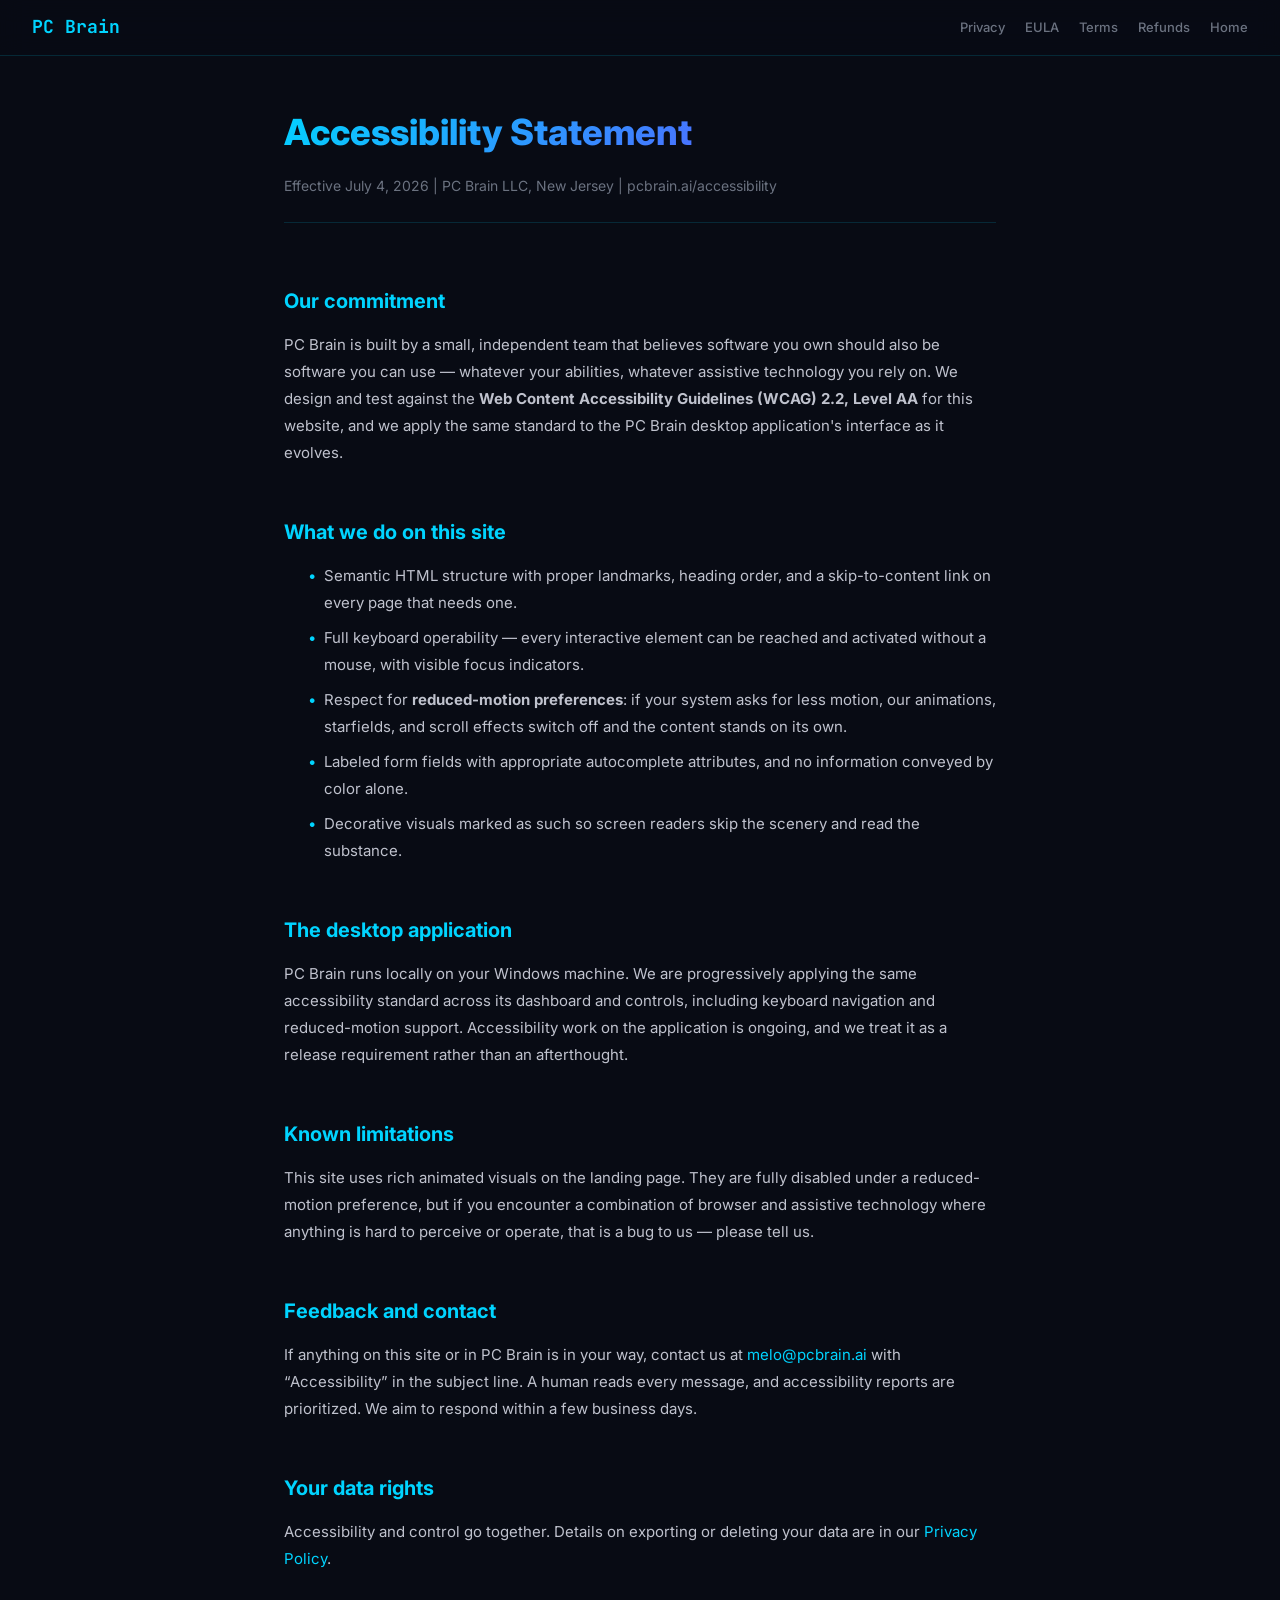
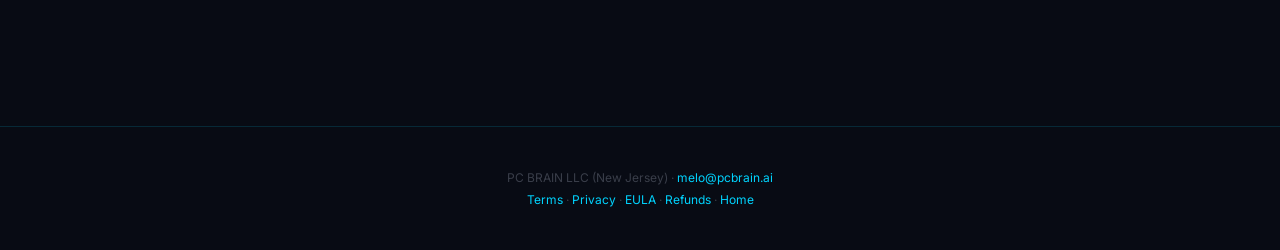
<file: accessibility/index.html>
<!DOCTYPE html>
<html lang="en">
<head>
<meta charset="UTF-8">
<meta name="viewport" content="width=device-width,initial-scale=1">
<title>Accessibility Statement - PC Brain</title>
<meta name="description" content="Accessibility statement for PC Brain - our commitment, the standards we build against, and how to reach us if something is in your way.">
<link rel="canonical" href="https://pcbrain.ai/accessibility">
<link rel="preconnect" href="https://fonts.googleapis.com">
<link rel="preconnect" href="https://fonts.gstatic.com" crossorigin>
<link href="https://fonts.googleapis.com/css2?family=Inter:wght@300;400;500;600;700;800;900&family=JetBrains+Mono:wght@400;600;700&display=swap" rel="stylesheet">
<style>
*{box-sizing:border-box;margin:0;padding:0}
:root{--bg:#080b14;--surface:#0f1117;--cyan:#00d4ff;--purple:#7b2fff;--text:#e8eaf6;--muted:#6b7280;--border:rgba(0,212,255,.15)}
body{background:var(--bg);color:var(--text);font-family:'Inter',sans-serif;font-size:16px;line-height:1.8;overflow-x:hidden}
a{color:var(--cyan);text-decoration:none}
a:hover{text-decoration:underline}
.nav{position:fixed;top:0;left:0;right:0;z-index:1000;display:flex;align-items:center;justify-content:space-between;padding:0 32px;height:56px;background:rgba(8,11,20,.85);backdrop-filter:blur(12px);border-bottom:1px solid var(--border)}
.nav-brand{font-family:'JetBrains Mono',monospace;font-size:18px;font-weight:700;color:var(--cyan)}
.nav-links{display:flex;gap:20px;align-items:center}
.nav-links a{color:var(--muted);font-size:13px;font-weight:500}
.nav-links a:hover{color:var(--text)}
.container{max-width:760px;margin:0 auto;padding:100px 24px 80px}
h1{font-size:36px;font-weight:800;margin-bottom:8px;background:linear-gradient(135deg,var(--cyan),var(--purple));-webkit-background-clip:text;-webkit-text-fill-color:transparent}
.subtitle{font-size:14px;color:var(--muted);margin-bottom:48px;padding-bottom:24px;border-bottom:1px solid var(--border)}
h2{font-size:20px;font-weight:700;color:var(--cyan);margin:36px 0 12px;padding-top:12px}
p{font-size:15px;color:rgba(232,234,246,.82);margin-bottom:14px}
ul{margin:0 0 14px 24px;list-style:none}
ul li{position:relative;padding-left:16px;font-size:15px;color:rgba(232,234,246,.82);margin-bottom:8px}
ul li::before{content:"\2022";color:var(--cyan);position:absolute;left:0}
footer{text-align:center;padding:40px 24px;color:rgba(107,114,128,.5);font-size:12px;border-top:1px solid var(--border);margin-top:60px}
footer a{color:var(--cyan);font-size:12px}
@media(max-width:600px){.container{padding:80px 16px 60px}h1{font-size:26px}h2{font-size:18px}.nav{padding:0 16px}}
</style>
</head>
<body>
  <nav class="nav">
    <a href="/" class="nav-brand">PC Brain</a>
    <div class="nav-links">
      <a href="/privacy">Privacy</a>
      <a href="/eula">EULA</a>
      <a href="/terms">Terms</a>
      <a href="/refunds">Refunds</a>
      <a href="/">Home</a>
    </div>
  </nav>
  <div class="container">
    <h1>Accessibility Statement</h1>
    <div class="subtitle">Effective July 4, 2026 | PC Brain LLC, New Jersey | pcbrain.ai/accessibility</div>

    <h2>Our commitment</h2>
    <p>PC Brain is built by a small, independent team that believes software you own should also be software you can use &mdash; whatever your abilities, whatever assistive technology you rely on. We design and test against the <strong>Web Content Accessibility Guidelines (WCAG) 2.2, Level AA</strong> for this website, and we apply the same standard to the PC Brain desktop application's interface as it evolves.</p>

    <h2>What we do on this site</h2>
    <ul>
      <li>Semantic HTML structure with proper landmarks, heading order, and a skip-to-content link on every page that needs one.</li>
      <li>Full keyboard operability &mdash; every interactive element can be reached and activated without a mouse, with visible focus indicators.</li>
      <li>Respect for <strong>reduced-motion preferences</strong>: if your system asks for less motion, our animations, starfields, and scroll effects switch off and the content stands on its own.</li>
      <li>Labeled form fields with appropriate autocomplete attributes, and no information conveyed by color alone.</li>
      <li>Decorative visuals marked as such so screen readers skip the scenery and read the substance.</li>
    </ul>

    <h2>The desktop application</h2>
    <p>PC Brain runs locally on your Windows machine. We are progressively applying the same accessibility standard across its dashboard and controls, including keyboard navigation and reduced-motion support. Accessibility work on the application is ongoing, and we treat it as a release requirement rather than an afterthought.</p>

    <h2>Known limitations</h2>
    <p>This site uses rich animated visuals on the landing page. They are fully disabled under a reduced-motion preference, but if you encounter a combination of browser and assistive technology where anything is hard to perceive or operate, that is a bug to us &mdash; please tell us.</p>

    <h2>Feedback and contact</h2>
    <p>If anything on this site or in PC Brain is in your way, contact us at <a href="mailto:melo@pcbrain.ai">melo@pcbrain.ai</a> with &ldquo;Accessibility&rdquo; in the subject line. A human reads every message, and accessibility reports are prioritized. We aim to respond within a few business days.</p>

    <h2>Your data rights</h2>
    <p>Accessibility and control go together. Details on exporting or deleting your data are in our <a href="/privacy">Privacy Policy</a>.</p>
  </div>
  <footer>
    PC BRAIN LLC (New Jersey) &middot; <a href="mailto:melo@pcbrain.ai">melo@pcbrain.ai</a><br>
    <a href="/terms">Terms</a> &middot; <a href="/privacy">Privacy</a> &middot; <a href="/eula">EULA</a> &middot; <a href="/refunds">Refunds</a> &middot; <a href="/">Home</a>
  </footer>
</body>
</html>
</file>
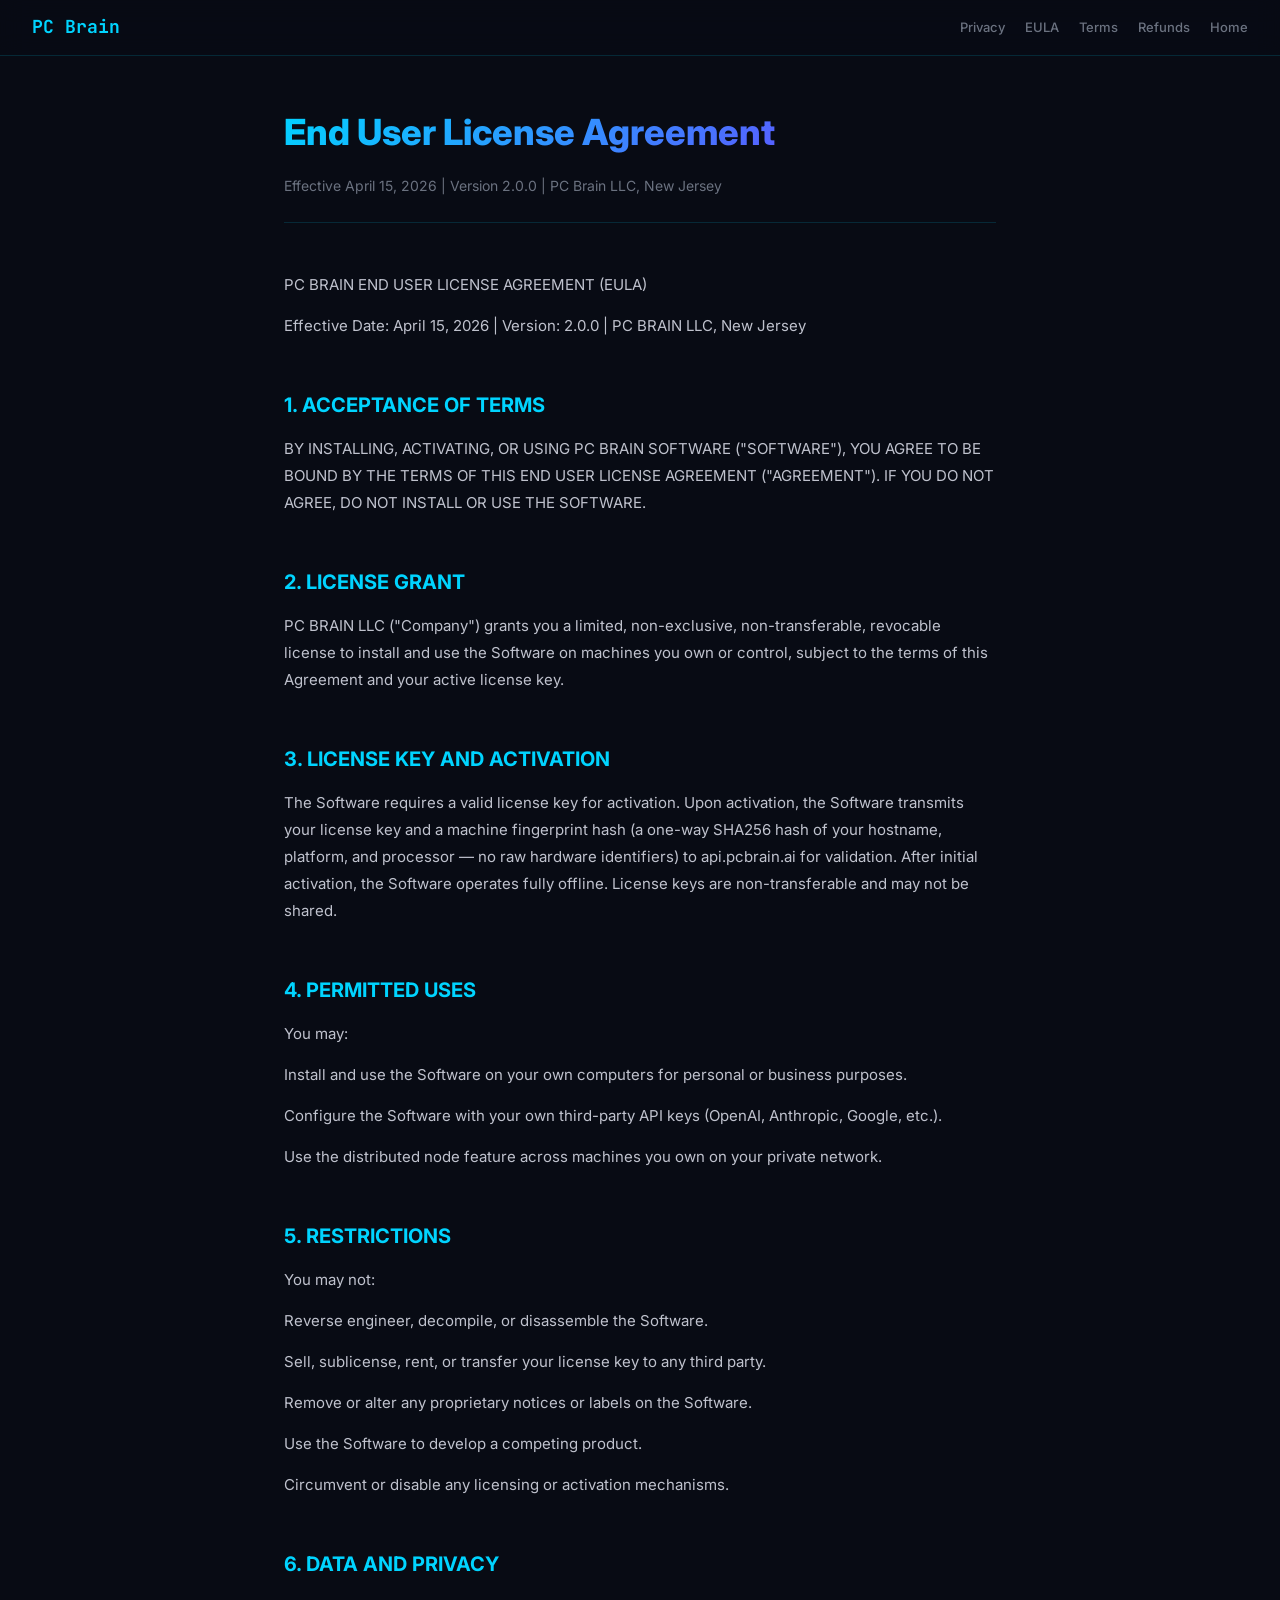
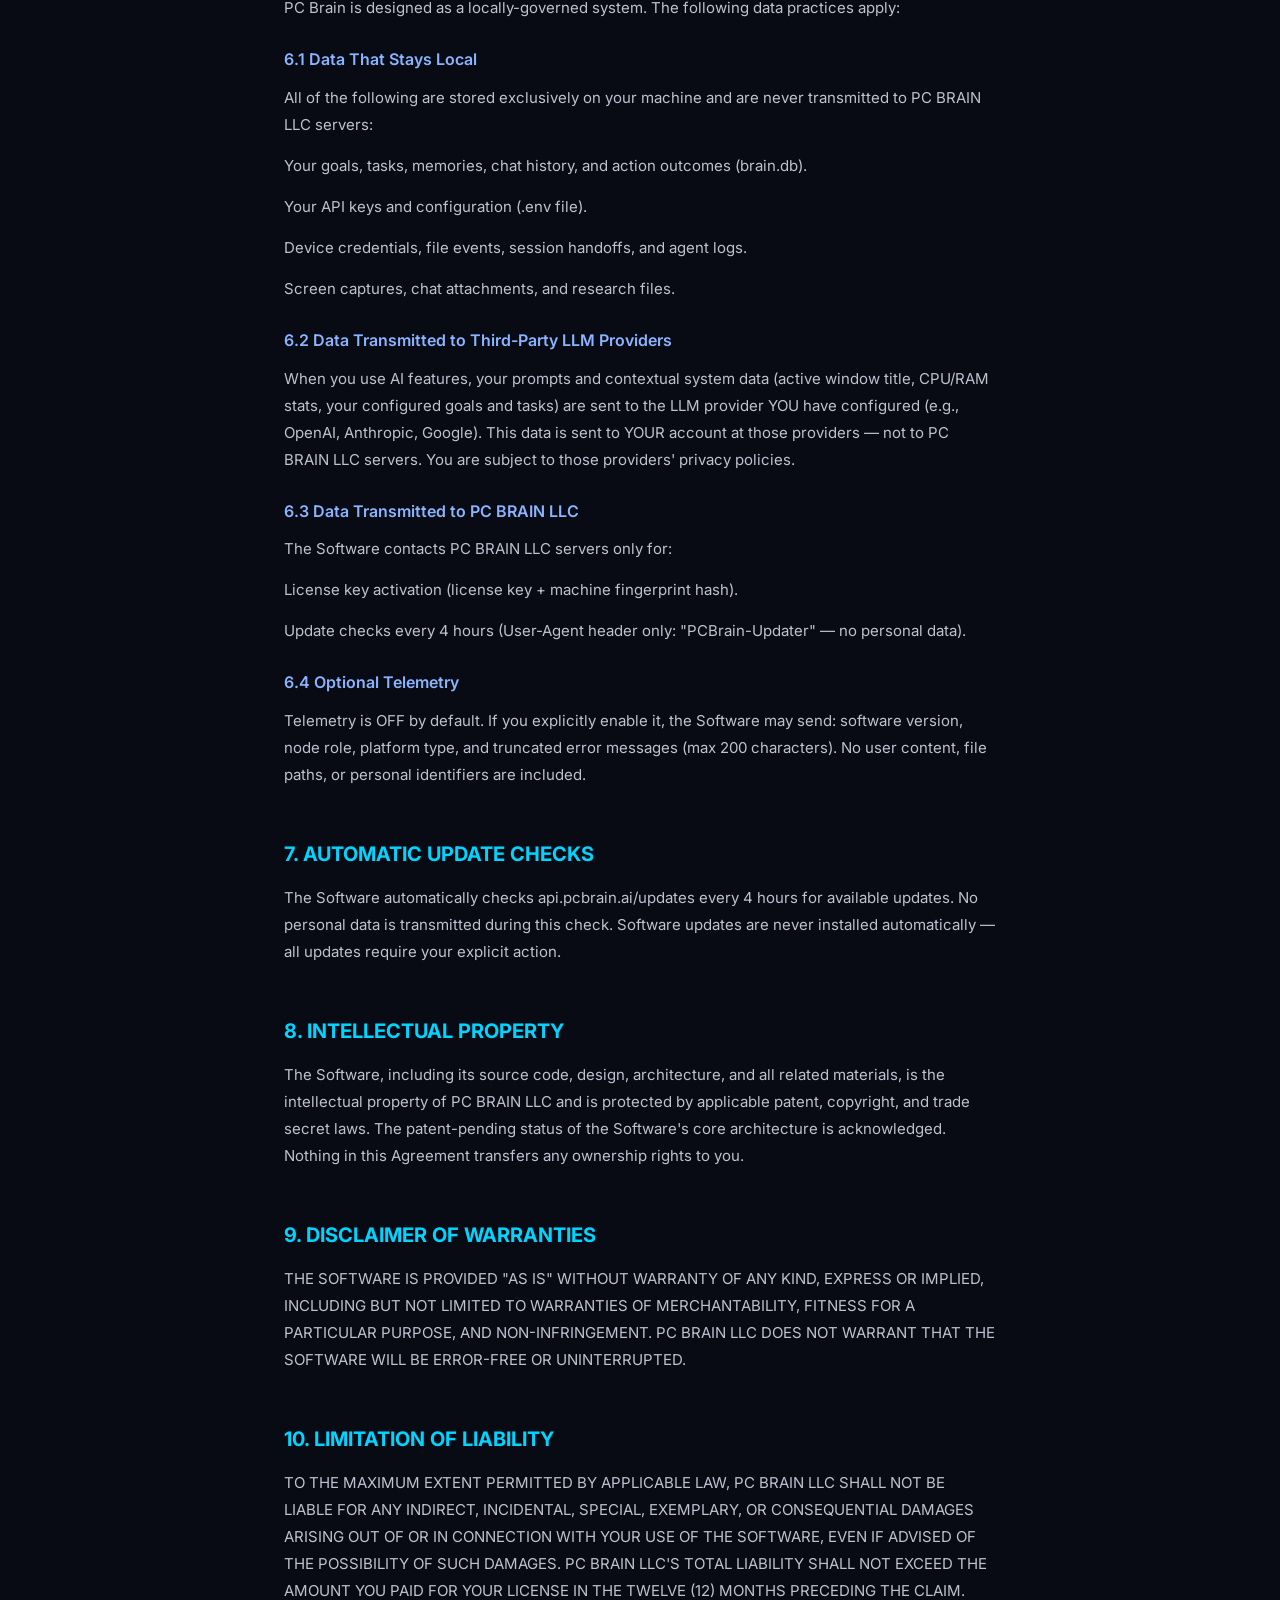
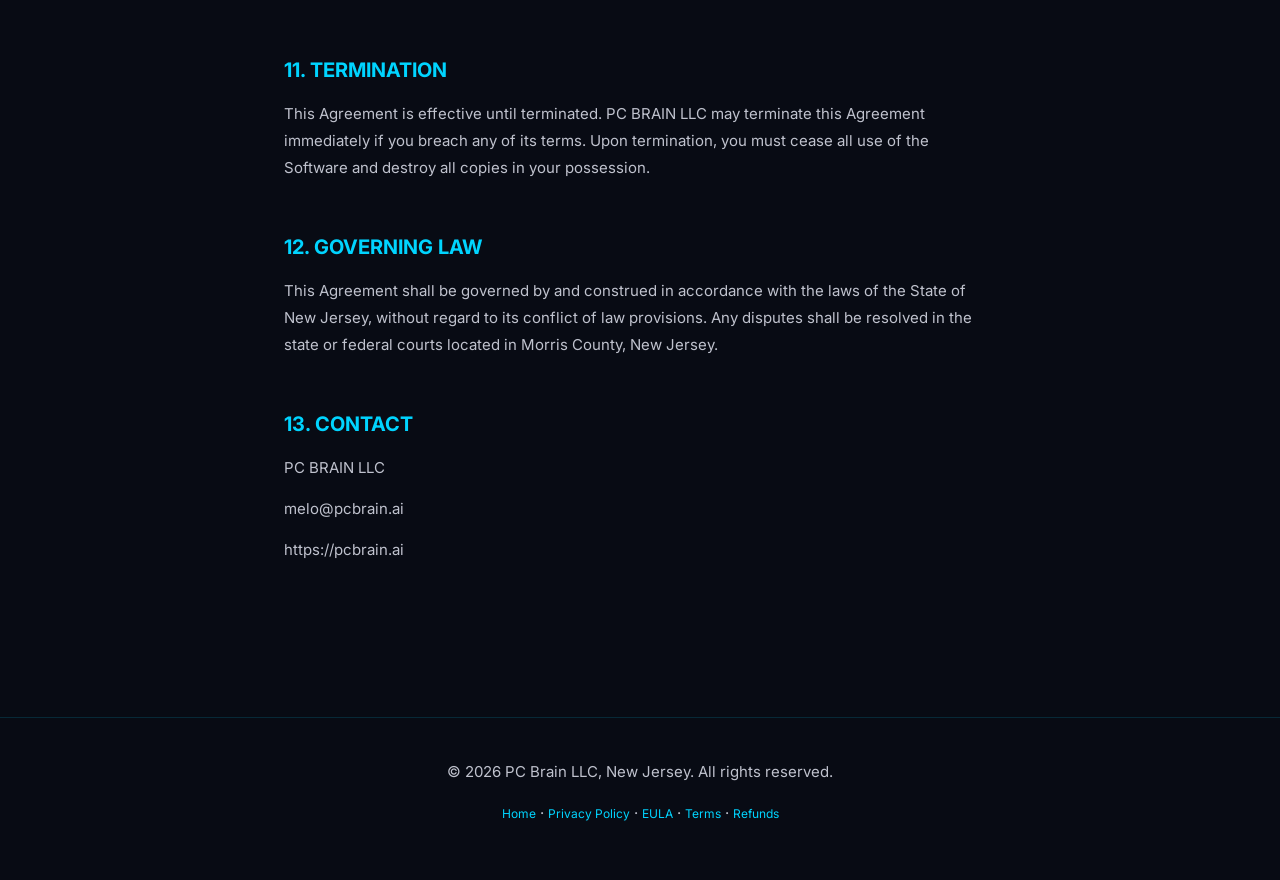
<file: eula/index.html>
<!DOCTYPE html>
<html lang="en">
<head>
<meta charset="UTF-8">
<meta name="viewport" content="width=device-width,initial-scale=1">
<title>End User License Agreement - PC Brain</title>
<meta name="description" content="End User License Agreement for PC Brain - Your AI OS. Locally Governed.">
<link rel="canonical" href="https://pcbrain.ai/eula">
<link rel="preconnect" href="https://fonts.googleapis.com">
<link rel="preconnect" href="https://fonts.gstatic.com" crossorigin>
<link href="https://fonts.googleapis.com/css2?family=Inter:wght@300;400;500;600;700;800;900&family=JetBrains+Mono:wght@400;600;700&display=swap" rel="stylesheet">
<style>
*{box-sizing:border-box;margin:0;padding:0}
:root{--bg:#080b14;--surface:#0f1117;--cyan:#00d4ff;--purple:#7b2fff;--text:#e8eaf6;--muted:#6b7280;--border:rgba(0,212,255,.15)}
body{background:var(--bg);color:var(--text);font-family:'Inter',sans-serif;font-size:16px;line-height:1.8;overflow-x:hidden}
a{color:var(--cyan);text-decoration:none}
a:hover{text-decoration:underline}
.nav{position:fixed;top:0;left:0;right:0;z-index:1000;display:flex;align-items:center;justify-content:space-between;padding:0 32px;height:56px;background:rgba(8,11,20,.85);backdrop-filter:blur(12px);border-bottom:1px solid var(--border)}
.nav-brand{font-family:'JetBrains Mono',monospace;font-size:18px;font-weight:700;color:var(--cyan)}
.nav-links{display:flex;gap:20px;align-items:center}
.nav-links a{color:var(--muted);font-size:13px;font-weight:500}
.nav-links a:hover{color:var(--text)}
.container{max-width:760px;margin:0 auto;padding:100px 24px 80px}
h1{font-size:36px;font-weight:800;margin-bottom:8px;background:linear-gradient(135deg,var(--cyan),var(--purple));-webkit-background-clip:text;-webkit-text-fill-color:transparent}
.subtitle{font-size:14px;color:var(--muted);margin-bottom:48px;padding-bottom:24px;border-bottom:1px solid var(--border)}
h2{font-size:20px;font-weight:700;color:var(--cyan);margin:36px 0 12px;padding-top:12px}
h3{font-size:16px;font-weight:600;color:#8ab4ff;margin:24px 0 10px}
p{font-size:15px;color:rgba(232,234,246,.82);margin-bottom:14px}
footer{text-align:center;padding:40px 24px;color:rgba(107,114,128,.5);font-size:12px;border-top:1px solid var(--border);margin-top:60px}
footer a{color:var(--cyan);font-size:12px}
@media(max-width:600px){.container{padding:80px 16px 60px}h1{font-size:26px}h2{font-size:18px}.nav{padding:0 16px}}
.skip-link{position:absolute;left:-9999px;top:8px;background:#00d4ff;color:#000;padding:8px 16px;border-radius:6px;z-index:1000;font-weight:700}.skip-link:focus{left:8px}</style>
</head>
<body>
<a href="#main" class="skip-link">Skip to main content</a>
  <nav class="nav">
    <a href="/" class="nav-brand">PC Brain</a>
    <div class="nav-links">
      <a href="/privacy">Privacy</a>
      <a href="/eula">EULA</a>
      <a href="/terms">Terms</a>
      <a href="/refunds">Refunds</a>
      <a href="/">Home</a>
    </div>
  </nav>
  <main class="container" id="main">
    <h1>End User License Agreement</h1>
    <div class="subtitle">Effective April 15, 2026 | Version 2.0.0 | PC Brain LLC, New Jersey</div>
      <p>PC BRAIN END USER LICENSE AGREEMENT (EULA)</p>
      <p>Effective Date: April 15, 2026 | Version: 2.0.0 | PC BRAIN LLC, New Jersey</p>
      <h2>1. ACCEPTANCE OF TERMS</h2>
      <p>BY INSTALLING, ACTIVATING, OR USING PC BRAIN SOFTWARE ("SOFTWARE"), YOU AGREE TO BE BOUND BY THE TERMS OF THIS END USER LICENSE AGREEMENT ("AGREEMENT"). IF YOU DO NOT AGREE, DO NOT INSTALL OR USE THE SOFTWARE.</p>
      <h2>2. LICENSE GRANT</h2>
      <p>PC BRAIN LLC ("Company") grants you a limited, non-exclusive, non-transferable, revocable license to install and use the Software on machines you own or control, subject to the terms of this Agreement and your active license key.</p>
      <h2>3. LICENSE KEY AND ACTIVATION</h2>
      <p>The Software requires a valid license key for activation. Upon activation, the Software transmits your license key and a machine fingerprint hash (a one-way SHA256 hash of your hostname, platform, and processor — no raw hardware identifiers) to api.pcbrain.ai for validation. After initial activation, the Software operates fully offline. License keys are non-transferable and may not be shared.</p>
      <h2>4. PERMITTED USES</h2>
      <p>You may:</p>
      <p>Install and use the Software on your own computers for personal or business purposes.</p>
      <p>Configure the Software with your own third-party API keys (OpenAI, Anthropic, Google, etc.).</p>
      <p>Use the distributed node feature across machines you own on your private network.</p>
      <h2>5. RESTRICTIONS</h2>
      <p>You may not:</p>
      <p>Reverse engineer, decompile, or disassemble the Software.</p>
      <p>Sell, sublicense, rent, or transfer your license key to any third party.</p>
      <p>Remove or alter any proprietary notices or labels on the Software.</p>
      <p>Use the Software to develop a competing product.</p>
      <p>Circumvent or disable any licensing or activation mechanisms.</p>
      <h2>6. DATA AND PRIVACY</h2>
      <p>PC Brain is designed as a locally-governed system. The following data practices apply:</p>
      <h3>6.1 Data That Stays Local</h3>
      <p>All of the following are stored exclusively on your machine and are never transmitted to PC BRAIN LLC servers:</p>
      <p>Your goals, tasks, memories, chat history, and action outcomes (brain.db).</p>
      <p>Your API keys and configuration (.env file).</p>
      <p>Device credentials, file events, session handoffs, and agent logs.</p>
      <p>Screen captures, chat attachments, and research files.</p>
      <h3>6.2 Data Transmitted to Third-Party LLM Providers</h3>
      <p>When you use AI features, your prompts and contextual system data (active window title, CPU/RAM stats, your configured goals and tasks) are sent to the LLM provider YOU have configured (e.g., OpenAI, Anthropic, Google). This data is sent to YOUR account at those providers — not to PC BRAIN LLC servers. You are subject to those providers' privacy policies.</p>
      <h3>6.3 Data Transmitted to PC BRAIN LLC</h3>
      <p>The Software contacts PC BRAIN LLC servers only for:</p>
      <p>License key activation (license key + machine fingerprint hash).</p>
      <p>Update checks every 4 hours (User-Agent header only: "PCBrain-Updater" — no personal data).</p>
      <h3>6.4 Optional Telemetry</h3>
      <p>Telemetry is OFF by default. If you explicitly enable it, the Software may send: software version, node role, platform type, and truncated error messages (max 200 characters). No user content, file paths, or personal identifiers are included.</p>
      <h2>7. AUTOMATIC UPDATE CHECKS</h2>
      <p>The Software automatically checks api.pcbrain.ai/updates every 4 hours for available updates. No personal data is transmitted during this check. Software updates are never installed automatically — all updates require your explicit action.</p>
      <h2>8. INTELLECTUAL PROPERTY</h2>
      <p>The Software, including its source code, design, architecture, and all related materials, is the intellectual property of PC BRAIN LLC and is protected by applicable patent, copyright, and trade secret laws. The patent-pending status of the Software's core architecture is acknowledged. Nothing in this Agreement transfers any ownership rights to you.</p>
      <h2>9. DISCLAIMER OF WARRANTIES</h2>
      <p>THE SOFTWARE IS PROVIDED "AS IS" WITHOUT WARRANTY OF ANY KIND, EXPRESS OR IMPLIED, INCLUDING BUT NOT LIMITED TO WARRANTIES OF MERCHANTABILITY, FITNESS FOR A PARTICULAR PURPOSE, AND NON-INFRINGEMENT. PC BRAIN LLC DOES NOT WARRANT THAT THE SOFTWARE WILL BE ERROR-FREE OR UNINTERRUPTED.</p>
      <h2>10. LIMITATION OF LIABILITY</h2>
      <p>TO THE MAXIMUM EXTENT PERMITTED BY APPLICABLE LAW, PC BRAIN LLC SHALL NOT BE LIABLE FOR ANY INDIRECT, INCIDENTAL, SPECIAL, EXEMPLARY, OR CONSEQUENTIAL DAMAGES ARISING OUT OF OR IN CONNECTION WITH YOUR USE OF THE SOFTWARE, EVEN IF ADVISED OF THE POSSIBILITY OF SUCH DAMAGES. PC BRAIN LLC'S TOTAL LIABILITY SHALL NOT EXCEED THE AMOUNT YOU PAID FOR YOUR LICENSE IN THE TWELVE (12) MONTHS PRECEDING THE CLAIM.</p>
      <h2>11. TERMINATION</h2>
      <p>This Agreement is effective until terminated. PC BRAIN LLC may terminate this Agreement immediately if you breach any of its terms. Upon termination, you must cease all use of the Software and destroy all copies in your possession.</p>
      <h2>12. GOVERNING LAW</h2>
      <p>This Agreement shall be governed by and construed in accordance with the laws of the State of New Jersey, without regard to its conflict of law provisions. Any disputes shall be resolved in the state or federal courts located in Morris County, New Jersey.</p>
      <h2>13. CONTACT</h2>
      <p>PC BRAIN LLC</p>
      <p>melo@pcbrain.ai</p>
      <p>https://pcbrain.ai</p>
  </main>
  <footer>
    <p>&copy; 2026 PC Brain LLC, New Jersey. All rights reserved.</p>
    <p><a href="/">Home</a> &middot; <a href="/privacy">Privacy Policy</a> &middot; <a href="/eula">EULA</a> &middot; <a href="/terms">Terms</a> &middot; <a href="/refunds">Refunds</a></p>
  </footer>
</body>
</html>
</file>
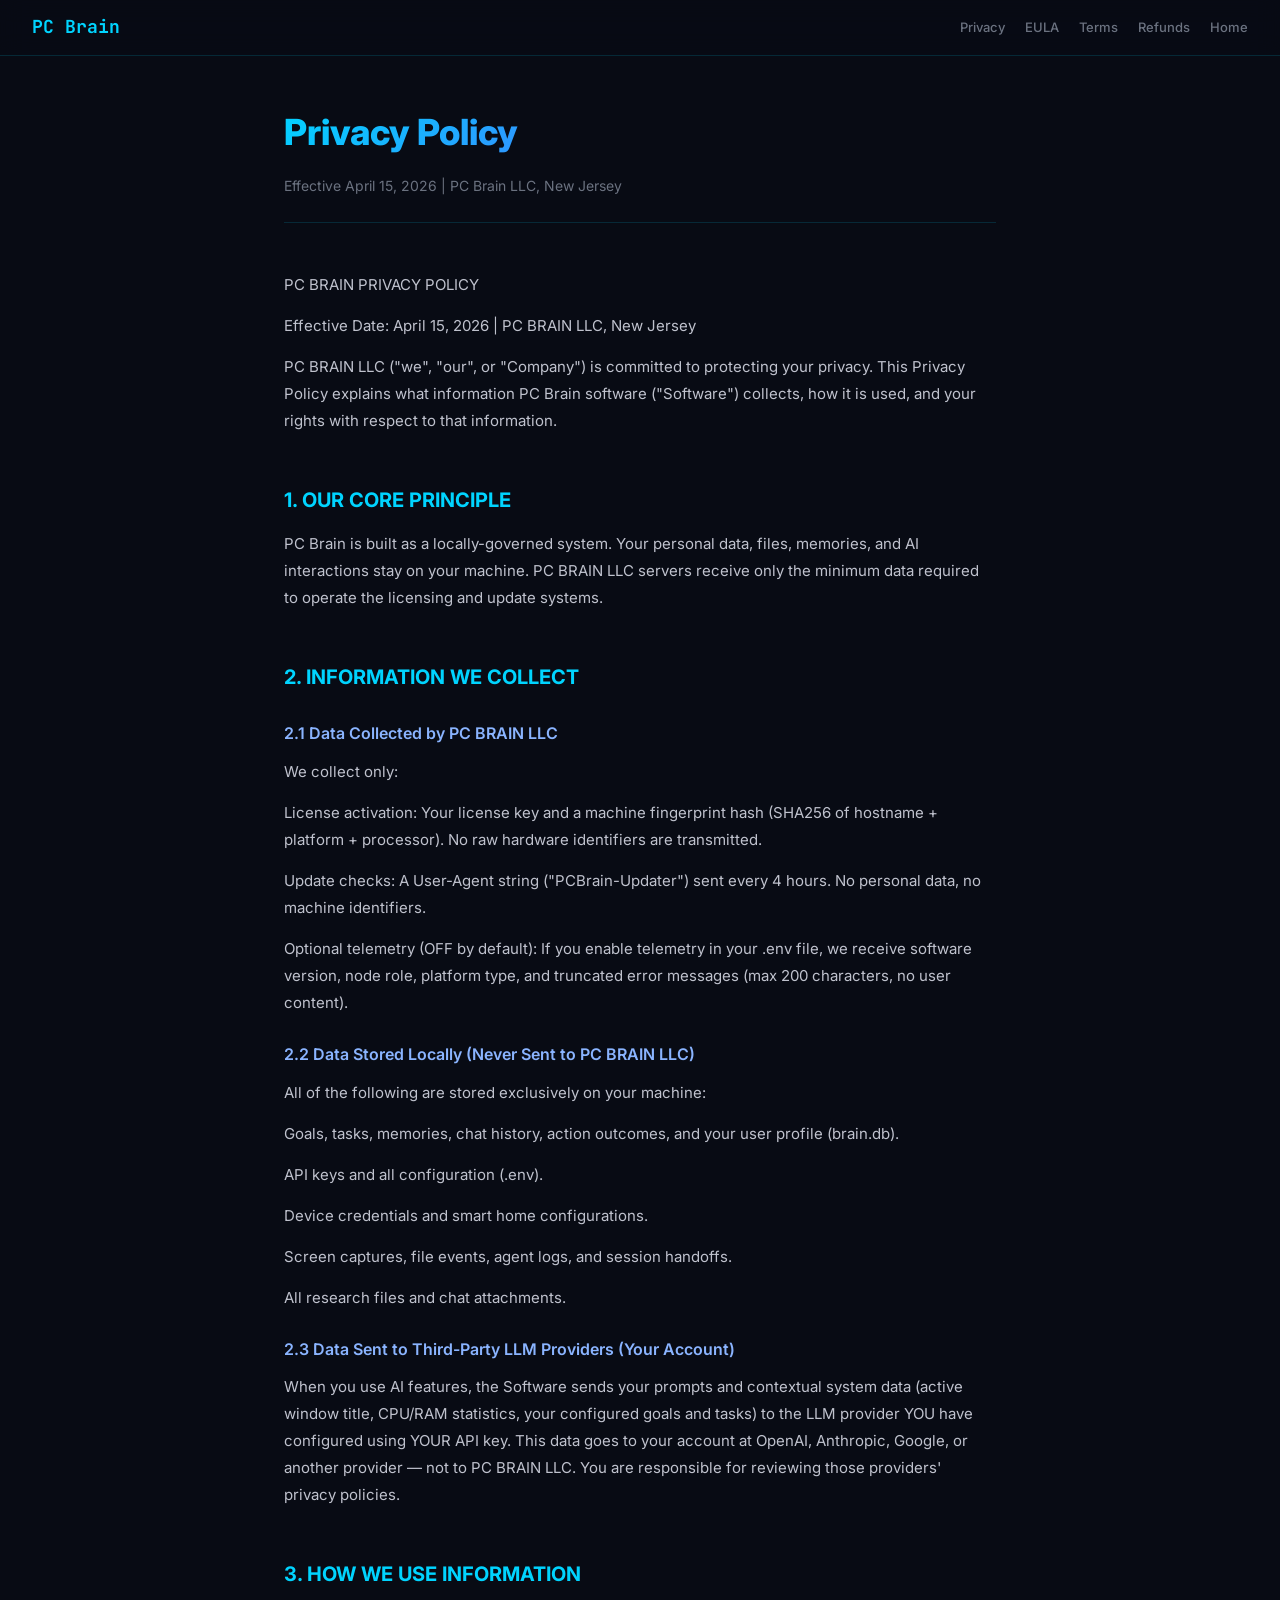
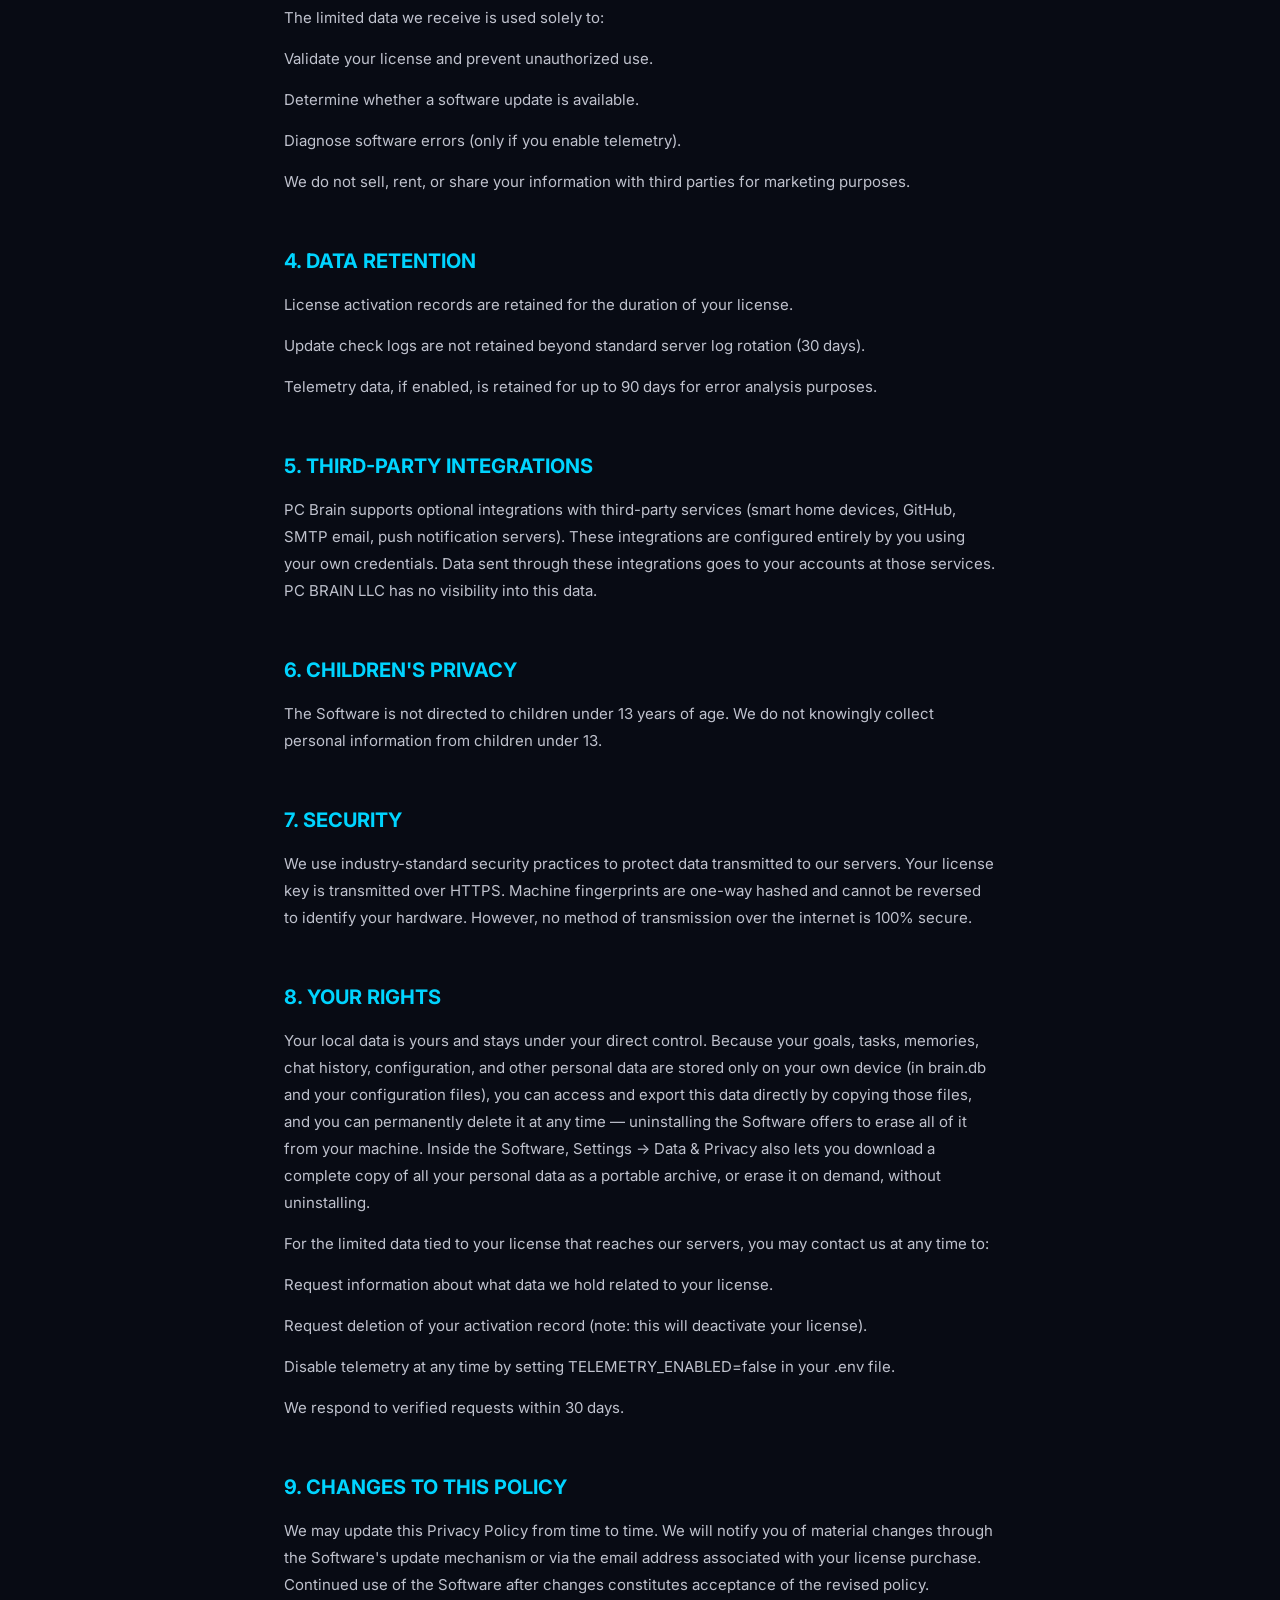
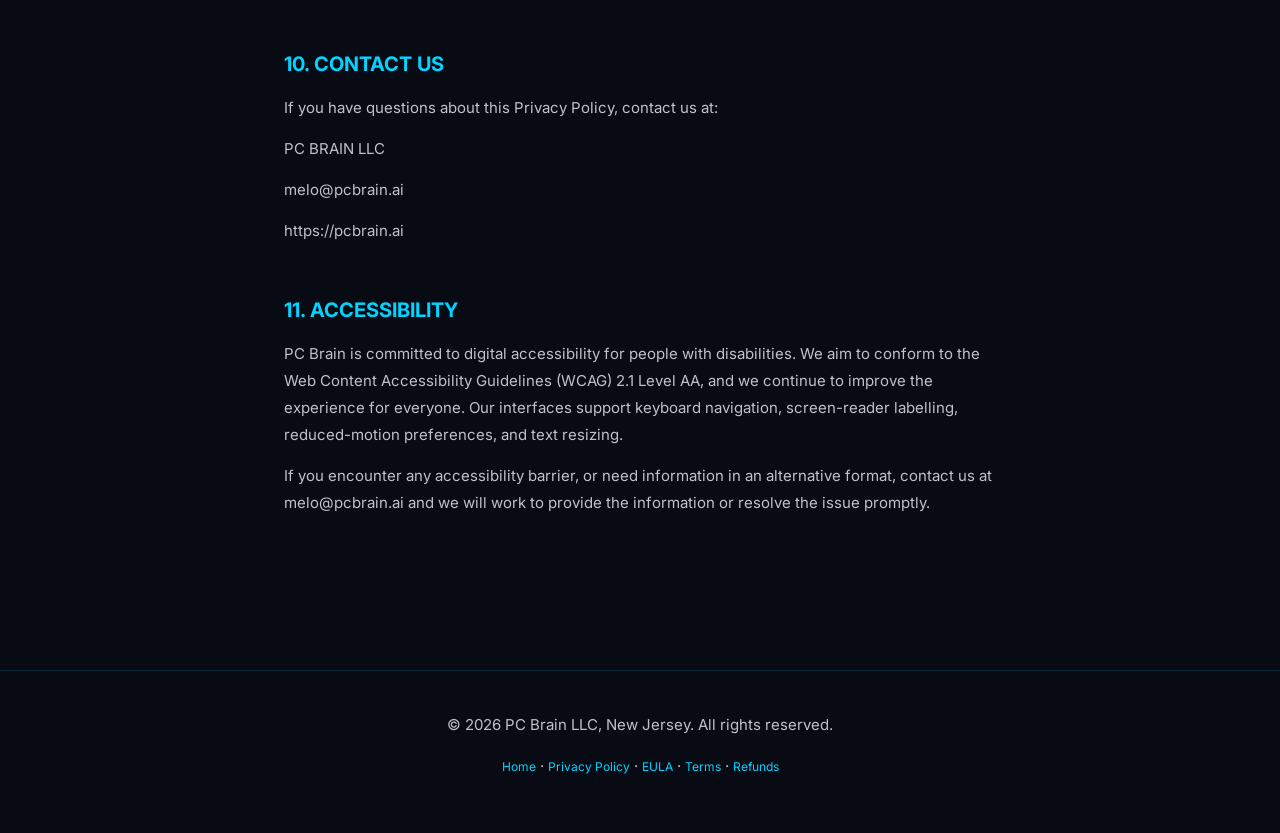
<file: privacy/index.html>
<!DOCTYPE html>
<html lang="en">
<head>
<meta charset="UTF-8">
<meta name="viewport" content="width=device-width,initial-scale=1">
<title>Privacy Policy - PC Brain</title>
<meta name="description" content="Privacy Policy for PC Brain - Your AI OS. Locally Governed.">
<link rel="canonical" href="https://pcbrain.ai/privacy">
<link rel="preconnect" href="https://fonts.googleapis.com">
<link rel="preconnect" href="https://fonts.gstatic.com" crossorigin>
<link href="https://fonts.googleapis.com/css2?family=Inter:wght@300;400;500;600;700;800;900&family=JetBrains+Mono:wght@400;600;700&display=swap" rel="stylesheet">
<style>
*{box-sizing:border-box;margin:0;padding:0}
:root{--bg:#080b14;--surface:#0f1117;--cyan:#00d4ff;--purple:#7b2fff;--text:#e8eaf6;--muted:#6b7280;--border:rgba(0,212,255,.15)}
body{background:var(--bg);color:var(--text);font-family:'Inter',sans-serif;font-size:16px;line-height:1.8;overflow-x:hidden}
a{color:var(--cyan);text-decoration:none}
a:hover{text-decoration:underline}
.nav{position:fixed;top:0;left:0;right:0;z-index:1000;display:flex;align-items:center;justify-content:space-between;padding:0 32px;height:56px;background:rgba(8,11,20,.85);backdrop-filter:blur(12px);border-bottom:1px solid var(--border)}
.nav-brand{font-family:'JetBrains Mono',monospace;font-size:18px;font-weight:700;color:var(--cyan)}
.nav-links{display:flex;gap:20px;align-items:center}
.nav-links a{color:var(--muted);font-size:13px;font-weight:500}
.nav-links a:hover{color:var(--text)}
.container{max-width:760px;margin:0 auto;padding:100px 24px 80px}
h1{font-size:36px;font-weight:800;margin-bottom:8px;background:linear-gradient(135deg,var(--cyan),var(--purple));-webkit-background-clip:text;-webkit-text-fill-color:transparent}
.subtitle{font-size:14px;color:var(--muted);margin-bottom:48px;padding-bottom:24px;border-bottom:1px solid var(--border)}
h2{font-size:20px;font-weight:700;color:var(--cyan);margin:36px 0 12px;padding-top:12px}
h3{font-size:16px;font-weight:600;color:#8ab4ff;margin:24px 0 10px}
p{font-size:15px;color:rgba(232,234,246,.82);margin-bottom:14px}
footer{text-align:center;padding:40px 24px;color:rgba(107,114,128,.5);font-size:12px;border-top:1px solid var(--border);margin-top:60px}
footer a{color:var(--cyan);font-size:12px}
@media(max-width:600px){.container{padding:80px 16px 60px}h1{font-size:26px}h2{font-size:18px}.nav{padding:0 16px}}
.skip-link{position:absolute;left:-9999px;top:8px;background:#00d4ff;color:#000;padding:8px 16px;border-radius:6px;z-index:1000;font-weight:700}.skip-link:focus{left:8px}</style>
</head>
<body>
<a href="#main" class="skip-link">Skip to main content</a>
  <nav class="nav">
    <a href="/" class="nav-brand">PC Brain</a>
    <div class="nav-links">
      <a href="/privacy">Privacy</a>
      <a href="/eula">EULA</a>
      <a href="/terms">Terms</a>
      <a href="/refunds">Refunds</a>
      <a href="/">Home</a>
    </div>
  </nav>
  <main class="container" id="main">
    <h1>Privacy Policy</h1>
    <div class="subtitle">Effective April 15, 2026 | PC Brain LLC, New Jersey</div>
      <p>PC BRAIN PRIVACY POLICY</p>
      <p>Effective Date: April 15, 2026 | PC BRAIN LLC, New Jersey</p>
      <p>PC BRAIN LLC ("we", "our", or "Company") is committed to protecting your privacy. This Privacy Policy explains what information PC Brain software ("Software") collects, how it is used, and your rights with respect to that information.</p>
      <h2>1. OUR CORE PRINCIPLE</h2>
      <p>PC Brain is built as a locally-governed system. Your personal data, files, memories, and AI interactions stay on your machine. PC BRAIN LLC servers receive only the minimum data required to operate the licensing and update systems.</p>
      <h2>2. INFORMATION WE COLLECT</h2>
      <h3>2.1 Data Collected by PC BRAIN LLC</h3>
      <p>We collect only:</p>
      <p>License activation: Your license key and a machine fingerprint hash (SHA256 of hostname + platform + processor). No raw hardware identifiers are transmitted.</p>
      <p>Update checks: A User-Agent string ("PCBrain-Updater") sent every 4 hours. No personal data, no machine identifiers.</p>
      <p>Optional telemetry (OFF by default): If you enable telemetry in your .env file, we receive software version, node role, platform type, and truncated error messages (max 200 characters, no user content).</p>
      <h3>2.2 Data Stored Locally (Never Sent to PC BRAIN LLC)</h3>
      <p>All of the following are stored exclusively on your machine:</p>
      <p>Goals, tasks, memories, chat history, action outcomes, and your user profile (brain.db).</p>
      <p>API keys and all configuration (.env).</p>
      <p>Device credentials and smart home configurations.</p>
      <p>Screen captures, file events, agent logs, and session handoffs.</p>
      <p>All research files and chat attachments.</p>
      <h3>2.3 Data Sent to Third-Party LLM Providers (Your Account)</h3>
      <p>When you use AI features, the Software sends your prompts and contextual system data (active window title, CPU/RAM statistics, your configured goals and tasks) to the LLM provider YOU have configured using YOUR API key. This data goes to your account at OpenAI, Anthropic, Google, or another provider — not to PC BRAIN LLC. You are responsible for reviewing those providers' privacy policies.</p>
      <h2>3. HOW WE USE INFORMATION</h2>
      <p>The limited data we receive is used solely to:</p>
      <p>Validate your license and prevent unauthorized use.</p>
      <p>Determine whether a software update is available.</p>
      <p>Diagnose software errors (only if you enable telemetry).</p>
      <p>We do not sell, rent, or share your information with third parties for marketing purposes.</p>
      <h2>4. DATA RETENTION</h2>
      <p>License activation records are retained for the duration of your license.</p>
      <p>Update check logs are not retained beyond standard server log rotation (30 days).</p>
      <p>Telemetry data, if enabled, is retained for up to 90 days for error analysis purposes.</p>
      <h2>5. THIRD-PARTY INTEGRATIONS</h2>
      <p>PC Brain supports optional integrations with third-party services (smart home devices, GitHub, SMTP email, push notification servers). These integrations are configured entirely by you using your own credentials. Data sent through these integrations goes to your accounts at those services. PC BRAIN LLC has no visibility into this data.</p>
      <h2>6. CHILDREN'S PRIVACY</h2>
      <p>The Software is not directed to children under 13 years of age. We do not knowingly collect personal information from children under 13.</p>
      <h2>7. SECURITY</h2>
      <p>We use industry-standard security practices to protect data transmitted to our servers. Your license key is transmitted over HTTPS. Machine fingerprints are one-way hashed and cannot be reversed to identify your hardware. However, no method of transmission over the internet is 100% secure.</p>
      <h2>8. YOUR RIGHTS</h2>
      <p>Your local data is yours and stays under your direct control. Because your goals, tasks, memories, chat history, configuration, and other personal data are stored only on your own device (in brain.db and your configuration files), you can access and export this data directly by copying those files, and you can permanently delete it at any time — uninstalling the Software offers to erase all of it from your machine. Inside the Software, Settings &rarr; Data &amp; Privacy also lets you download a complete copy of all your personal data as a portable archive, or erase it on demand, without uninstalling.</p>
      <p>For the limited data tied to your license that reaches our servers, you may contact us at any time to:</p>
      <p>Request information about what data we hold related to your license.</p>
      <p>Request deletion of your activation record (note: this will deactivate your license).</p>
      <p>Disable telemetry at any time by setting TELEMETRY_ENABLED=false in your .env file.</p>
      <p>We respond to verified requests within 30 days.</p>
      <h2>9. CHANGES TO THIS POLICY</h2>
      <p>We may update this Privacy Policy from time to time. We will notify you of material changes through the Software's update mechanism or via the email address associated with your license purchase. Continued use of the Software after changes constitutes acceptance of the revised policy.</p>
      <h2>10. CONTACT US</h2>
      <p>If you have questions about this Privacy Policy, contact us at:</p>
      <p>PC BRAIN LLC</p>
      <p>melo@pcbrain.ai</p>
      <p>https://pcbrain.ai</p>
      <h2>11. ACCESSIBILITY</h2>
      <p>PC Brain is committed to digital accessibility for people with disabilities. We aim to conform to the Web Content Accessibility Guidelines (WCAG) 2.1 Level AA, and we continue to improve the experience for everyone. Our interfaces support keyboard navigation, screen-reader labelling, reduced-motion preferences, and text resizing.</p>
      <p>If you encounter any accessibility barrier, or need information in an alternative format, contact us at melo@pcbrain.ai and we will work to provide the information or resolve the issue promptly.</p>
  </main>
  <footer>
    <p>&copy; 2026 PC Brain LLC, New Jersey. All rights reserved.</p>
    <p><a href="/">Home</a> &middot; <a href="/privacy">Privacy Policy</a> &middot; <a href="/eula">EULA</a> &middot; <a href="/terms">Terms</a> &middot; <a href="/refunds">Refunds</a></p>
  </footer>
</body>
</html>
</file>
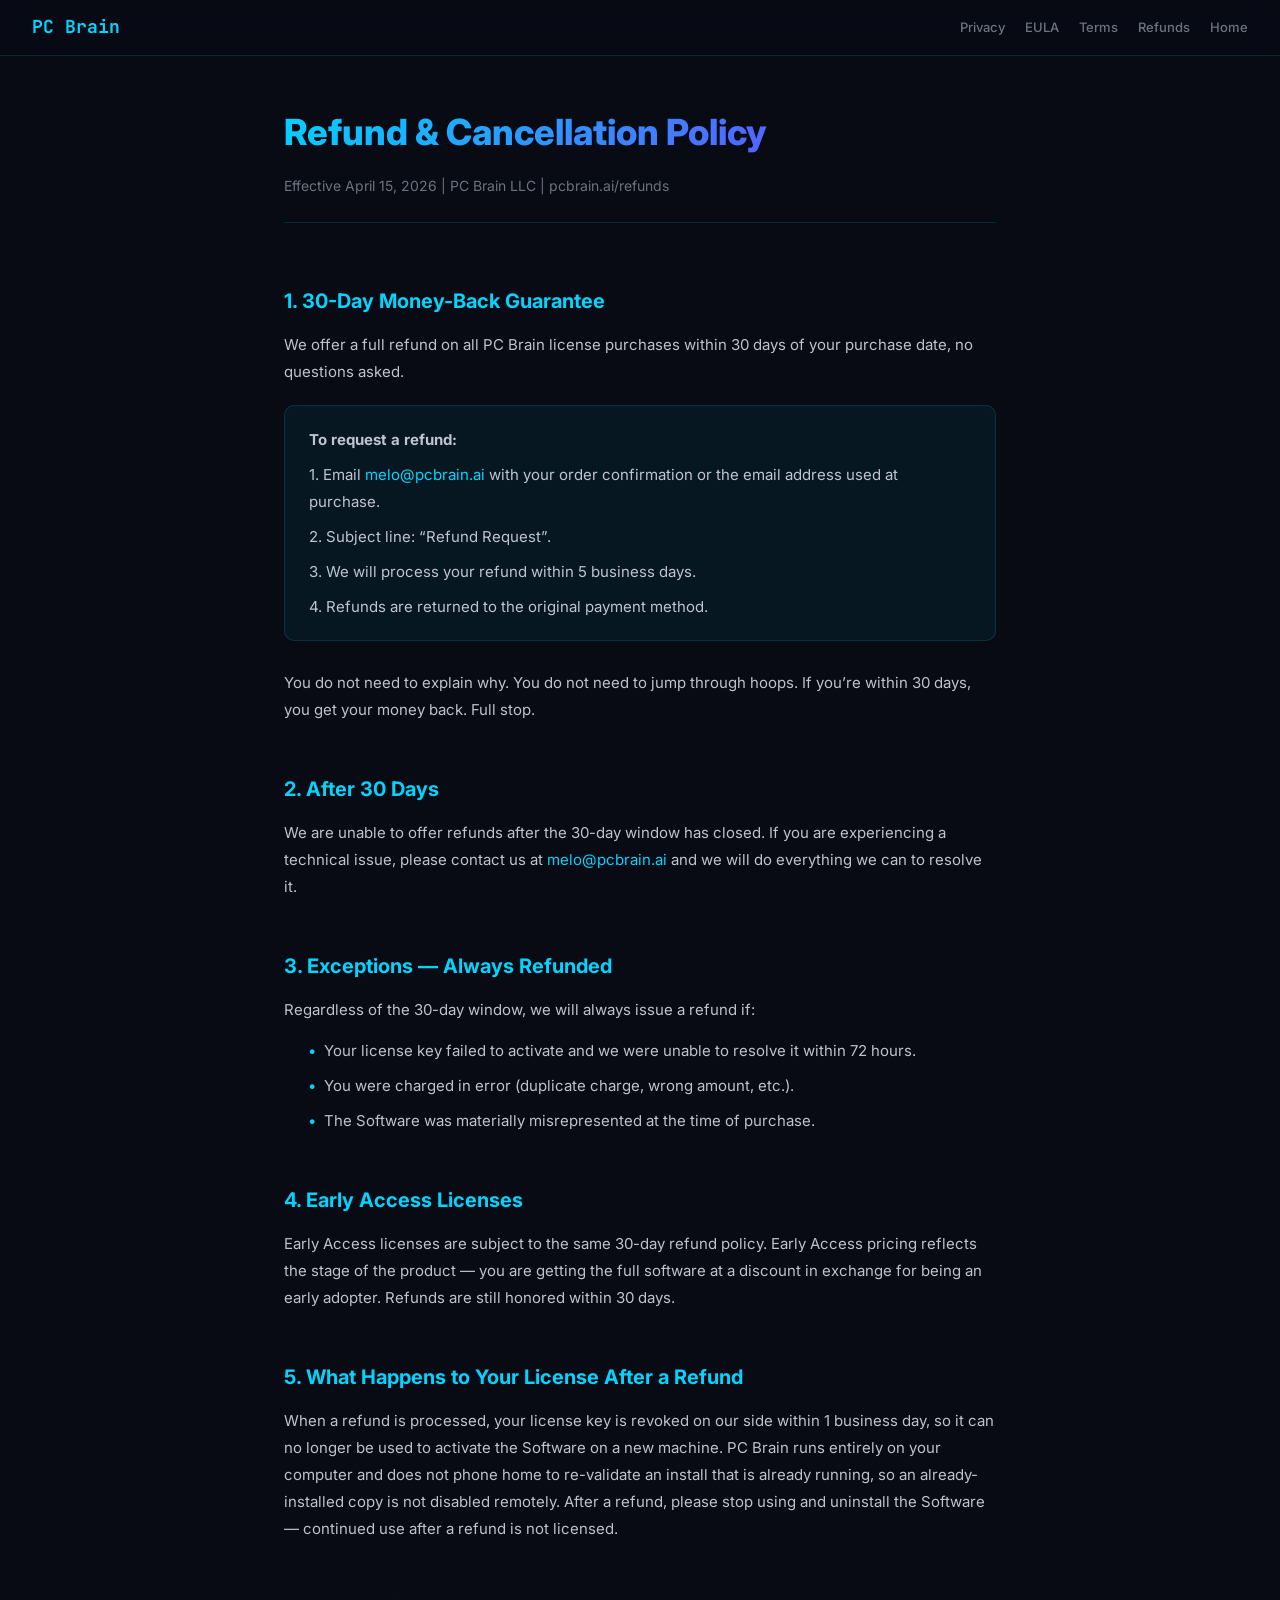
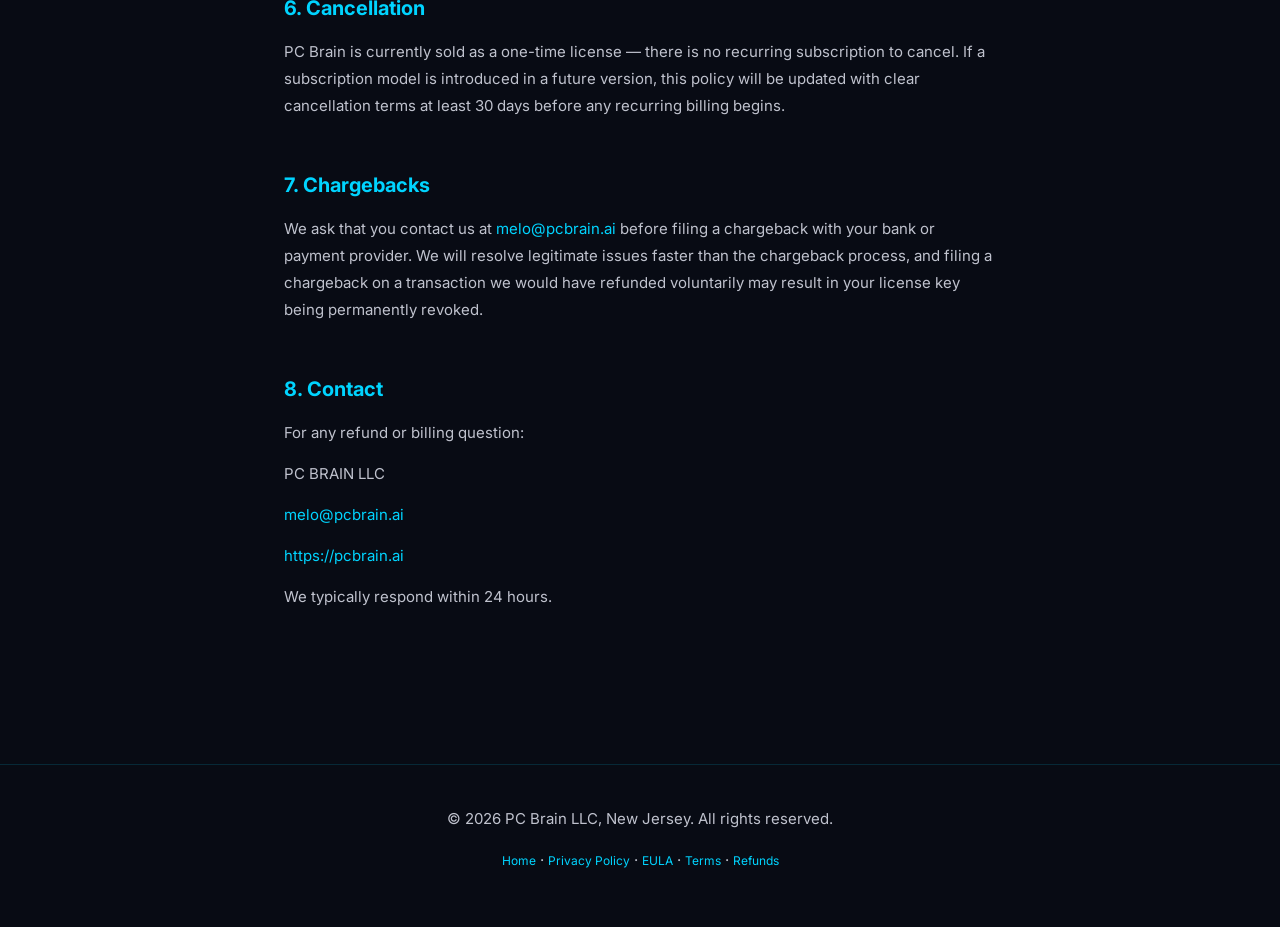
<file: refunds/index.html>
<!DOCTYPE html>
<html lang="en">
<head>
<meta charset="UTF-8">
<meta name="viewport" content="width=device-width,initial-scale=1">
<title>Refund &amp; Cancellation Policy - PC Brain</title>
<meta name="description" content="Refund and Cancellation Policy for PC Brain - 30-day money-back guarantee.">
<link rel="canonical" href="https://pcbrain.ai/refunds">
<link rel="preconnect" href="https://fonts.googleapis.com">
<link rel="preconnect" href="https://fonts.gstatic.com" crossorigin>
<link href="https://fonts.googleapis.com/css2?family=Inter:wght@300;400;500;600;700;800;900&family=JetBrains+Mono:wght@400;600;700&display=swap" rel="stylesheet">
<style>
*{box-sizing:border-box;margin:0;padding:0}
:root{--bg:#080b14;--surface:#0f1117;--cyan:#00d4ff;--purple:#7b2fff;--text:#e8eaf6;--muted:#6b7280;--border:rgba(0,212,255,.15)}
body{background:var(--bg);color:var(--text);font-family:'Inter',sans-serif;font-size:16px;line-height:1.8;overflow-x:hidden}
a{color:var(--cyan);text-decoration:none}
a:hover{text-decoration:underline}
.nav{position:fixed;top:0;left:0;right:0;z-index:1000;display:flex;align-items:center;justify-content:space-between;padding:0 32px;height:56px;background:rgba(8,11,20,.85);backdrop-filter:blur(12px);border-bottom:1px solid var(--border)}
.nav-brand{font-family:'JetBrains Mono',monospace;font-size:18px;font-weight:700;color:var(--cyan)}
.nav-links{display:flex;gap:20px;align-items:center}
.nav-links a{color:var(--muted);font-size:13px;font-weight:500}
.nav-links a:hover{color:var(--text)}
.container{max-width:760px;margin:0 auto;padding:100px 24px 80px}
h1{font-size:36px;font-weight:800;margin-bottom:8px;background:linear-gradient(135deg,var(--cyan),var(--purple));-webkit-background-clip:text;-webkit-text-fill-color:transparent}
.subtitle{font-size:14px;color:var(--muted);margin-bottom:48px;padding-bottom:24px;border-bottom:1px solid var(--border)}
h2{font-size:20px;font-weight:700;color:var(--cyan);margin:36px 0 12px;padding-top:12px}
h3{font-size:16px;font-weight:600;color:#8ab4ff;margin:24px 0 10px}
p{font-size:15px;color:rgba(232,234,246,.82);margin-bottom:14px}
ul{margin:0 0 14px 24px;list-style:none}
ul li{position:relative;padding-left:16px;font-size:15px;color:rgba(232,234,246,.82);margin-bottom:8px}
ul li::before{content:"\2022";color:var(--cyan);position:absolute;left:0}
footer{text-align:center;padding:40px 24px;color:rgba(107,114,128,.5);font-size:12px;border-top:1px solid var(--border);margin-top:60px}
footer a{color:var(--cyan);font-size:12px}
@media(max-width:600px){.container{padding:80px 16px 60px}h1{font-size:26px}h2{font-size:18px}.nav{padding:0 16px}}
.highlight-box{background:rgba(0,212,255,.06);border:1px solid var(--border);border-radius:10px;padding:20px 24px;margin:20px 0 28px}
.highlight-box p{margin-bottom:8px}
.highlight-box p:last-child{margin-bottom:0}
.skip-link{position:absolute;left:-9999px;top:8px;background:#00d4ff;color:#000;padding:8px 16px;border-radius:6px;z-index:1000;font-weight:700}.skip-link:focus{left:8px}</style>
</head>
<body>
<a href="#main" class="skip-link">Skip to main content</a>
  <nav class="nav">
    <a href="/" class="nav-brand">PC Brain</a>
    <div class="nav-links">
      <a href="/privacy">Privacy</a>
      <a href="/eula">EULA</a>
      <a href="/terms">Terms</a>
      <a href="/refunds">Refunds</a>
      <a href="/">Home</a>
    </div>
  </nav>
  <main class="container" id="main">
    <h1>Refund &amp; Cancellation Policy</h1>
    <div class="subtitle">Effective April 15, 2026 | PC Brain LLC | pcbrain.ai/refunds</div>
      <h2>1. 30-Day Money-Back Guarantee</h2>
      <p>We offer a full refund on all PC Brain license purchases within 30 days of your purchase date, no questions asked.</p>
      <div class="highlight-box">
        <p><strong>To request a refund:</strong></p>
        <p>1. Email <a href="mailto:melo@pcbrain.ai">melo@pcbrain.ai</a> with your order confirmation or the email address used at purchase.</p>
        <p>2. Subject line: &ldquo;Refund Request&rdquo;.</p>
        <p>3. We will process your refund within 5 business days.</p>
        <p>4. Refunds are returned to the original payment method.</p>
      </div>
      <p>You do not need to explain why. You do not need to jump through hoops. If you&rsquo;re within 30 days, you get your money back. Full stop.</p>

      <h2>2. After 30 Days</h2>
      <p>We are unable to offer refunds after the 30-day window has closed. If you are experiencing a technical issue, please contact us at <a href="mailto:melo@pcbrain.ai">melo@pcbrain.ai</a> and we will do everything we can to resolve it.</p>

      <h2>3. Exceptions &mdash; Always Refunded</h2>
      <p>Regardless of the 30-day window, we will always issue a refund if:</p>
      <ul>
        <li>Your license key failed to activate and we were unable to resolve it within 72 hours.</li>
        <li>You were charged in error (duplicate charge, wrong amount, etc.).</li>
        <li>The Software was materially misrepresented at the time of purchase.</li>
      </ul>

      <h2>4. Early Access Licenses</h2>
      <p>Early Access licenses are subject to the same 30-day refund policy. Early Access pricing reflects the stage of the product &mdash; you are getting the full software at a discount in exchange for being an early adopter. Refunds are still honored within 30 days.</p>

      <h2>5. What Happens to Your License After a Refund</h2>
      <p>When a refund is processed, your license key is revoked on our side within 1 business day, so it can no longer be used to activate the Software on a new machine. PC Brain runs entirely on your computer and does not phone home to re-validate an install that is already running, so an already-installed copy is not disabled remotely. After a refund, please stop using and uninstall the Software &mdash; continued use after a refund is not licensed.</p>

      <h2>6. Cancellation</h2>
      <p>PC Brain is currently sold as a one-time license &mdash; there is no recurring subscription to cancel. If a subscription model is introduced in a future version, this policy will be updated with clear cancellation terms at least 30 days before any recurring billing begins.</p>

      <h2>7. Chargebacks</h2>
      <p>We ask that you contact us at <a href="mailto:melo@pcbrain.ai">melo@pcbrain.ai</a> before filing a chargeback with your bank or payment provider. We will resolve legitimate issues faster than the chargeback process, and filing a chargeback on a transaction we would have refunded voluntarily may result in your license key being permanently revoked.</p>

      <h2>8. Contact</h2>
      <p>For any refund or billing question:</p>
      <p>PC BRAIN LLC</p>
      <p><a href="mailto:melo@pcbrain.ai">melo@pcbrain.ai</a></p>
      <p><a href="https://pcbrain.ai">https://pcbrain.ai</a></p>
      <p>We typically respond within 24 hours.</p>
  </main>
  <footer>
    <p>&copy; 2026 PC Brain LLC, New Jersey. All rights reserved.</p>
    <p><a href="/">Home</a> &middot; <a href="/privacy">Privacy Policy</a> &middot; <a href="/eula">EULA</a> &middot; <a href="/terms">Terms</a> &middot; <a href="/refunds">Refunds</a></p>
  </footer>
</body>
</html>
</file>
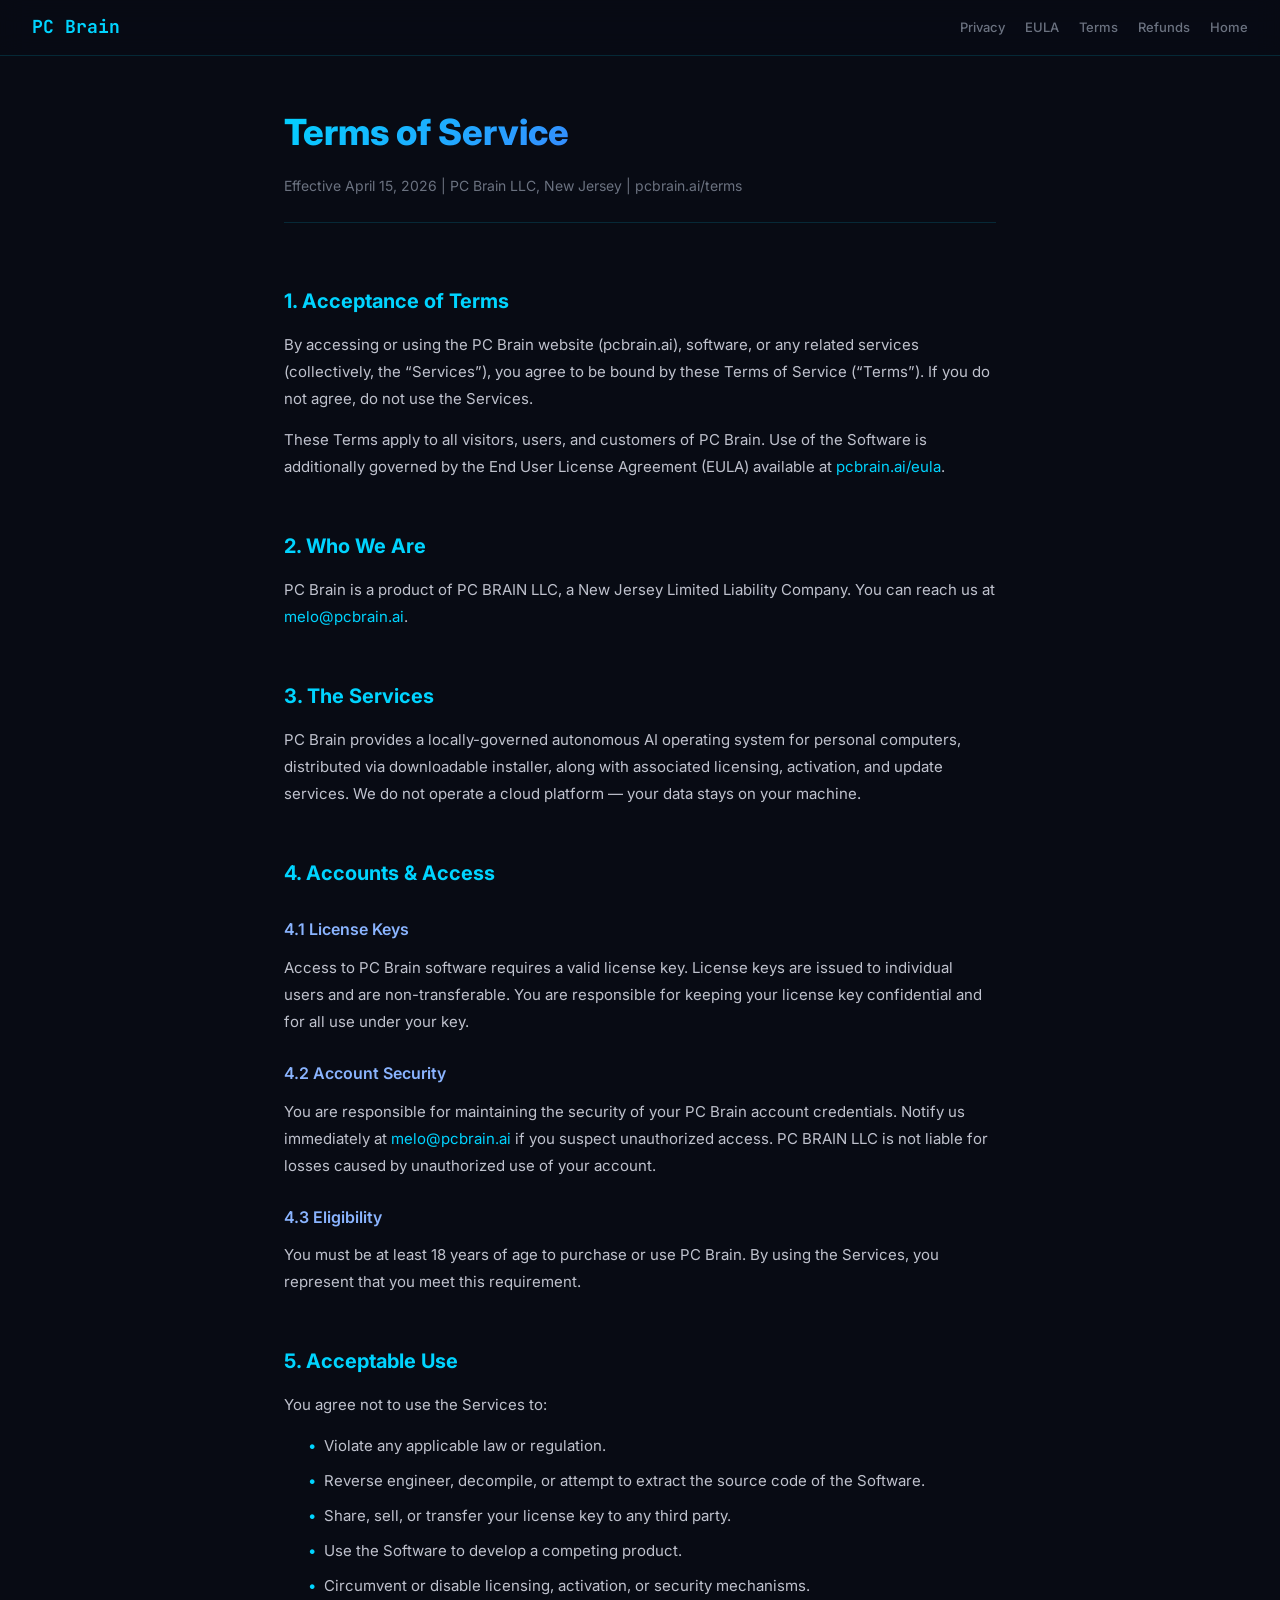
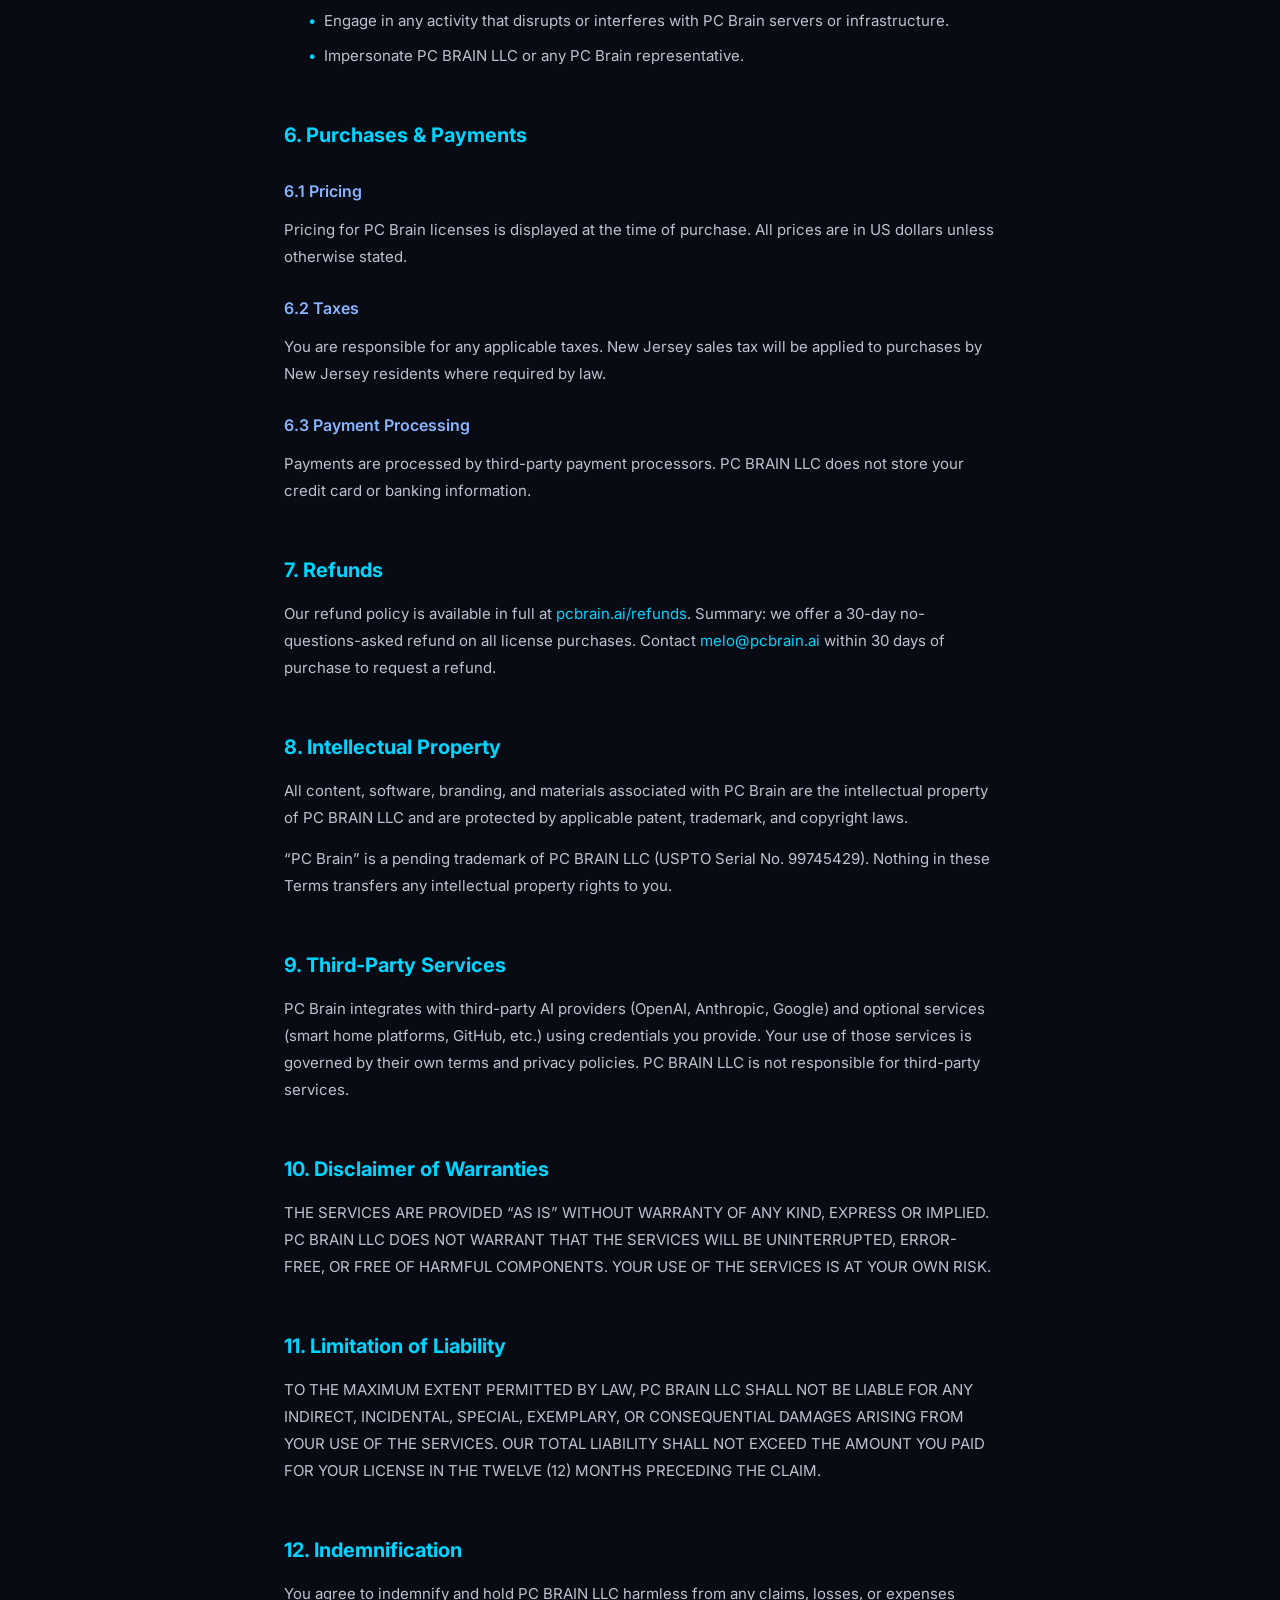
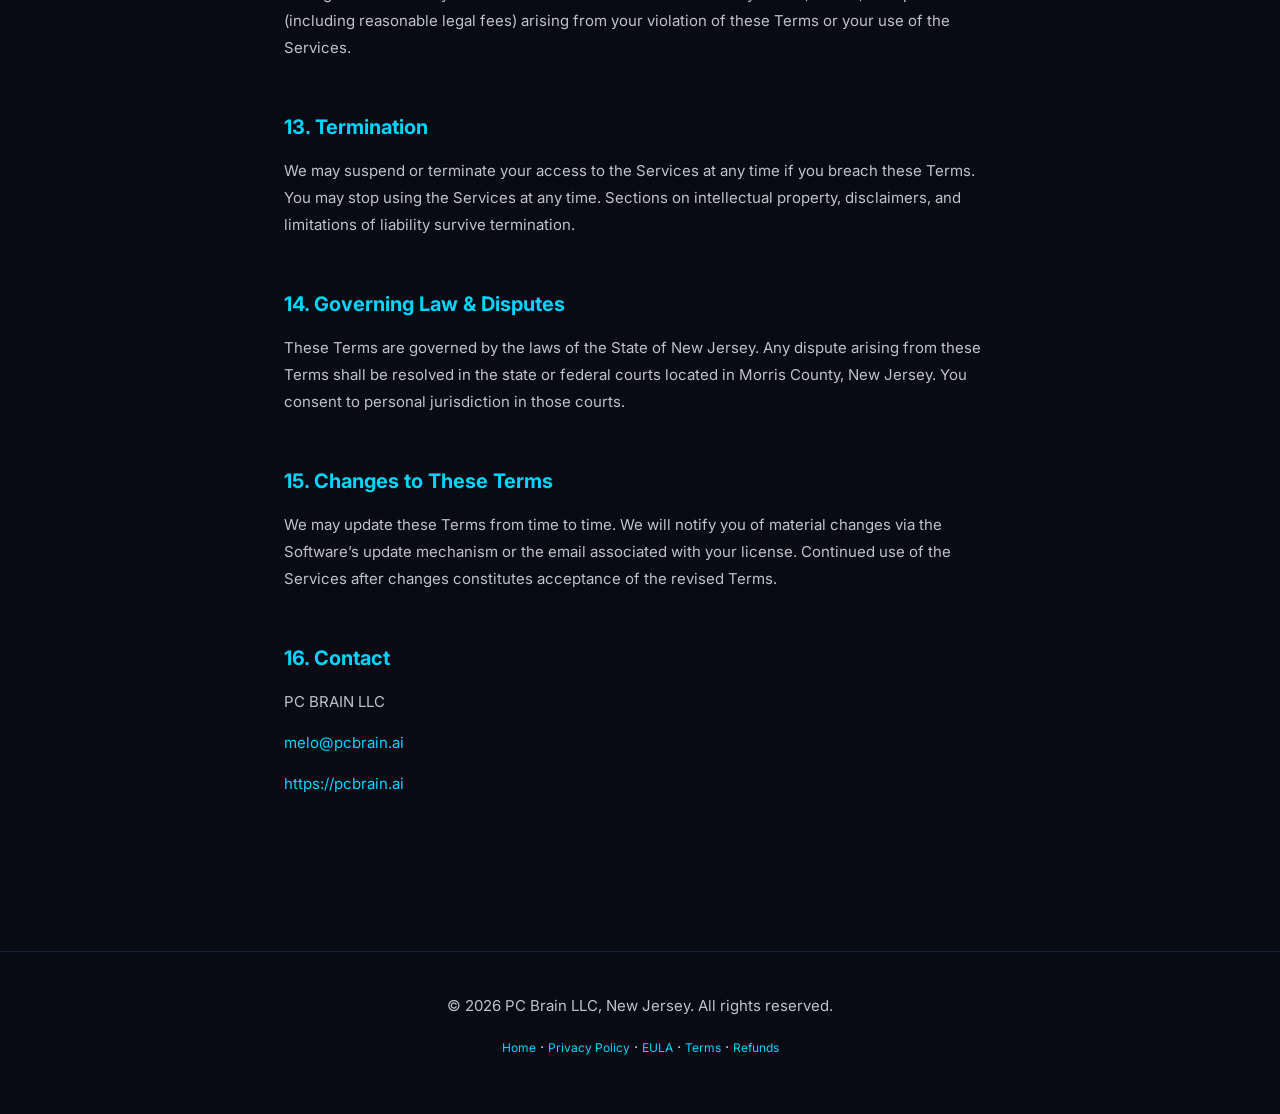
<file: terms/index.html>
<!DOCTYPE html>
<html lang="en">
<head>
<meta charset="UTF-8">
<meta name="viewport" content="width=device-width,initial-scale=1">
<title>Terms of Service - PC Brain</title>
<meta name="description" content="Terms of Service for PC Brain - Your AI OS. Locally Governed.">
<link rel="canonical" href="https://pcbrain.ai/terms">
<link rel="preconnect" href="https://fonts.googleapis.com">
<link rel="preconnect" href="https://fonts.gstatic.com" crossorigin>
<link href="https://fonts.googleapis.com/css2?family=Inter:wght@300;400;500;600;700;800;900&family=JetBrains+Mono:wght@400;600;700&display=swap" rel="stylesheet">
<style>
*{box-sizing:border-box;margin:0;padding:0}
:root{--bg:#080b14;--surface:#0f1117;--cyan:#00d4ff;--purple:#7b2fff;--text:#e8eaf6;--muted:#6b7280;--border:rgba(0,212,255,.15)}
body{background:var(--bg);color:var(--text);font-family:'Inter',sans-serif;font-size:16px;line-height:1.8;overflow-x:hidden}
a{color:var(--cyan);text-decoration:none}
a:hover{text-decoration:underline}
.nav{position:fixed;top:0;left:0;right:0;z-index:1000;display:flex;align-items:center;justify-content:space-between;padding:0 32px;height:56px;background:rgba(8,11,20,.85);backdrop-filter:blur(12px);border-bottom:1px solid var(--border)}
.nav-brand{font-family:'JetBrains Mono',monospace;font-size:18px;font-weight:700;color:var(--cyan)}
.nav-links{display:flex;gap:20px;align-items:center}
.nav-links a{color:var(--muted);font-size:13px;font-weight:500}
.nav-links a:hover{color:var(--text)}
.container{max-width:760px;margin:0 auto;padding:100px 24px 80px}
h1{font-size:36px;font-weight:800;margin-bottom:8px;background:linear-gradient(135deg,var(--cyan),var(--purple));-webkit-background-clip:text;-webkit-text-fill-color:transparent}
.subtitle{font-size:14px;color:var(--muted);margin-bottom:48px;padding-bottom:24px;border-bottom:1px solid var(--border)}
h2{font-size:20px;font-weight:700;color:var(--cyan);margin:36px 0 12px;padding-top:12px}
h3{font-size:16px;font-weight:600;color:#8ab4ff;margin:24px 0 10px}
p{font-size:15px;color:rgba(232,234,246,.82);margin-bottom:14px}
ul{margin:0 0 14px 24px;list-style:none}
ul li{position:relative;padding-left:16px;font-size:15px;color:rgba(232,234,246,.82);margin-bottom:8px}
ul li::before{content:"\2022";color:var(--cyan);position:absolute;left:0}
footer{text-align:center;padding:40px 24px;color:rgba(107,114,128,.5);font-size:12px;border-top:1px solid var(--border);margin-top:60px}
footer a{color:var(--cyan);font-size:12px}
@media(max-width:600px){.container{padding:80px 16px 60px}h1{font-size:26px}h2{font-size:18px}.nav{padding:0 16px}}
.skip-link{position:absolute;left:-9999px;top:8px;background:#00d4ff;color:#000;padding:8px 16px;border-radius:6px;z-index:1000;font-weight:700}.skip-link:focus{left:8px}</style>
</head>
<body>
<a href="#main" class="skip-link">Skip to main content</a>
  <nav class="nav">
    <a href="/" class="nav-brand">PC Brain</a>
    <div class="nav-links">
      <a href="/privacy">Privacy</a>
      <a href="/eula">EULA</a>
      <a href="/terms">Terms</a>
      <a href="/refunds">Refunds</a>
      <a href="/">Home</a>
    </div>
  </nav>
  <main class="container" id="main">
    <h1>Terms of Service</h1>
    <div class="subtitle">Effective April 15, 2026 | PC Brain LLC, New Jersey | pcbrain.ai/terms</div>
      <h2>1. Acceptance of Terms</h2>
      <p>By accessing or using the PC Brain website (pcbrain.ai), software, or any related services (collectively, the &ldquo;Services&rdquo;), you agree to be bound by these Terms of Service (&ldquo;Terms&rdquo;). If you do not agree, do not use the Services.</p>
      <p>These Terms apply to all visitors, users, and customers of PC Brain. Use of the Software is additionally governed by the End User License Agreement (EULA) available at <a href="/eula">pcbrain.ai/eula</a>.</p>

      <h2>2. Who We Are</h2>
      <p>PC Brain is a product of PC BRAIN LLC, a New Jersey Limited Liability Company. You can reach us at <a href="mailto:melo@pcbrain.ai">melo@pcbrain.ai</a>.</p>

      <h2>3. The Services</h2>
      <p>PC Brain provides a locally-governed autonomous AI operating system for personal computers, distributed via downloadable installer, along with associated licensing, activation, and update services. We do not operate a cloud platform &mdash; your data stays on your machine.</p>

      <h2>4. Accounts &amp; Access</h2>
      <h3>4.1 License Keys</h3>
      <p>Access to PC Brain software requires a valid license key. License keys are issued to individual users and are non-transferable. You are responsible for keeping your license key confidential and for all use under your key.</p>
      <h3>4.2 Account Security</h3>
      <p>You are responsible for maintaining the security of your PC Brain account credentials. Notify us immediately at <a href="mailto:melo@pcbrain.ai">melo@pcbrain.ai</a> if you suspect unauthorized access. PC BRAIN LLC is not liable for losses caused by unauthorized use of your account.</p>
      <h3>4.3 Eligibility</h3>
      <p>You must be at least 18 years of age to purchase or use PC Brain. By using the Services, you represent that you meet this requirement.</p>

      <h2>5. Acceptable Use</h2>
      <p>You agree not to use the Services to:</p>
      <ul>
        <li>Violate any applicable law or regulation.</li>
        <li>Reverse engineer, decompile, or attempt to extract the source code of the Software.</li>
        <li>Share, sell, or transfer your license key to any third party.</li>
        <li>Use the Software to develop a competing product.</li>
        <li>Circumvent or disable licensing, activation, or security mechanisms.</li>
        <li>Engage in any activity that disrupts or interferes with PC Brain servers or infrastructure.</li>
        <li>Impersonate PC BRAIN LLC or any PC Brain representative.</li>
      </ul>

      <h2>6. Purchases &amp; Payments</h2>
      <h3>6.1 Pricing</h3>
      <p>Pricing for PC Brain licenses is displayed at the time of purchase. All prices are in US dollars unless otherwise stated.</p>
      <h3>6.2 Taxes</h3>
      <p>You are responsible for any applicable taxes. New Jersey sales tax will be applied to purchases by New Jersey residents where required by law.</p>
      <h3>6.3 Payment Processing</h3>
      <p>Payments are processed by third-party payment processors. PC BRAIN LLC does not store your credit card or banking information.</p>

      <h2>7. Refunds</h2>
      <p>Our refund policy is available in full at <a href="/refunds">pcbrain.ai/refunds</a>. Summary: we offer a 30-day no-questions-asked refund on all license purchases. Contact <a href="mailto:melo@pcbrain.ai">melo@pcbrain.ai</a> within 30 days of purchase to request a refund.</p>

      <h2>8. Intellectual Property</h2>
      <p>All content, software, branding, and materials associated with PC Brain are the intellectual property of PC BRAIN LLC and are protected by applicable patent, trademark, and copyright laws.</p>
      <p>&ldquo;PC Brain&rdquo; is a pending trademark of PC BRAIN LLC (USPTO Serial No. 99745429). Nothing in these Terms transfers any intellectual property rights to you.</p>

      <h2>9. Third-Party Services</h2>
      <p>PC Brain integrates with third-party AI providers (OpenAI, Anthropic, Google) and optional services (smart home platforms, GitHub, etc.) using credentials you provide. Your use of those services is governed by their own terms and privacy policies. PC BRAIN LLC is not responsible for third-party services.</p>

      <h2>10. Disclaimer of Warranties</h2>
      <p>THE SERVICES ARE PROVIDED &ldquo;AS IS&rdquo; WITHOUT WARRANTY OF ANY KIND, EXPRESS OR IMPLIED. PC BRAIN LLC DOES NOT WARRANT THAT THE SERVICES WILL BE UNINTERRUPTED, ERROR-FREE, OR FREE OF HARMFUL COMPONENTS. YOUR USE OF THE SERVICES IS AT YOUR OWN RISK.</p>

      <h2>11. Limitation of Liability</h2>
      <p>TO THE MAXIMUM EXTENT PERMITTED BY LAW, PC BRAIN LLC SHALL NOT BE LIABLE FOR ANY INDIRECT, INCIDENTAL, SPECIAL, EXEMPLARY, OR CONSEQUENTIAL DAMAGES ARISING FROM YOUR USE OF THE SERVICES. OUR TOTAL LIABILITY SHALL NOT EXCEED THE AMOUNT YOU PAID FOR YOUR LICENSE IN THE TWELVE (12) MONTHS PRECEDING THE CLAIM.</p>

      <h2>12. Indemnification</h2>
      <p>You agree to indemnify and hold PC BRAIN LLC harmless from any claims, losses, or expenses (including reasonable legal fees) arising from your violation of these Terms or your use of the Services.</p>

      <h2>13. Termination</h2>
      <p>We may suspend or terminate your access to the Services at any time if you breach these Terms. You may stop using the Services at any time. Sections on intellectual property, disclaimers, and limitations of liability survive termination.</p>

      <h2>14. Governing Law &amp; Disputes</h2>
      <p>These Terms are governed by the laws of the State of New Jersey. Any dispute arising from these Terms shall be resolved in the state or federal courts located in Morris County, New Jersey. You consent to personal jurisdiction in those courts.</p>

      <h2>15. Changes to These Terms</h2>
      <p>We may update these Terms from time to time. We will notify you of material changes via the Software&rsquo;s update mechanism or the email associated with your license. Continued use of the Services after changes constitutes acceptance of the revised Terms.</p>

      <h2>16. Contact</h2>
      <p>PC BRAIN LLC</p>
      <p><a href="mailto:melo@pcbrain.ai">melo@pcbrain.ai</a></p>
      <p><a href="https://pcbrain.ai">https://pcbrain.ai</a></p>
  </main>
  <footer>
    <p>&copy; 2026 PC Brain LLC, New Jersey. All rights reserved.</p>
    <p><a href="/">Home</a> &middot; <a href="/privacy">Privacy Policy</a> &middot; <a href="/eula">EULA</a> &middot; <a href="/terms">Terms</a> &middot; <a href="/refunds">Refunds</a></p>
  </footer>
</body>
</html>
</file>
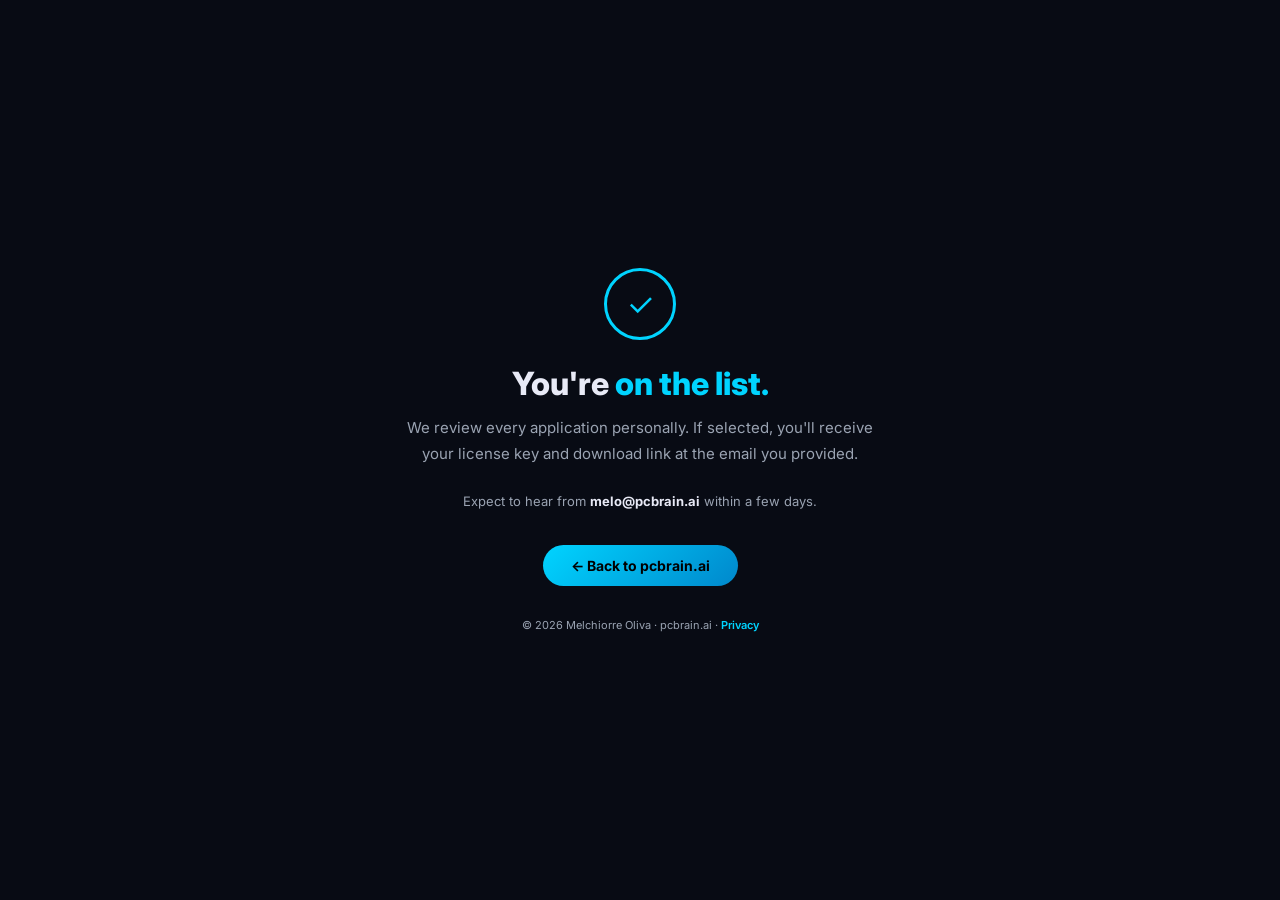
<file: thanks.html>
<!DOCTYPE html>
<html lang="en">
<head>
<meta charset="UTF-8">
<meta name="viewport" content="width=device-width,initial-scale=1">
<meta name="robots" content="noindex,follow">
<title>PC Brain — You're on the list</title>
<link rel="preconnect" href="https://fonts.googleapis.com">
<link href="https://fonts.googleapis.com/css2?family=Inter:wght@400;600;800&family=JetBrains+Mono:wght@700&display=swap" rel="stylesheet">
<style>
*{box-sizing:border-box;margin:0;padding:0}
body{background:#080b14;color:#e8eaf6;font-family:'Inter',sans-serif;min-height:100vh;display:flex;align-items:center;justify-content:center;text-align:center;padding:24px}
.card{max-width:480px}
.check{width:72px;height:72px;border-radius:50%;border:3px solid #00d4ff;display:flex;align-items:center;justify-content:center;margin:0 auto 24px;font-size:32px;color:#00d4ff;animation:pop .4s ease}
@keyframes pop{0%{transform:scale(0)}60%{transform:scale(1.15)}100%{transform:scale(1)}}
h1{font-size:32px;font-weight:800;margin-bottom:12px}
h1 span{color:#00d4ff}
p{color:#9aa3b2;font-size:15px;line-height:1.7;margin-bottom:24px}
a{color:#00d4ff;text-decoration:none;font-weight:600}
a:hover{text-decoration:underline}
.btn{display:inline-block;padding:12px 28px;border-radius:999px;background:linear-gradient(135deg,#00d4ff,#0088cc);color:#000;font-weight:700;font-size:14px;text-decoration:none;margin-top:8px}
.btn:hover{box-shadow:0 0 20px rgba(0,212,255,.4);text-decoration:none}
.footer{margin-top:32px;font-size:11px;color:#9aa3b2}
@media(prefers-reduced-motion:reduce){.check{animation:none}}.skip-link{position:absolute;left:-9999px;top:8px;background:#00d4ff;color:#000;padding:8px 16px;border-radius:6px;z-index:1000;font-weight:700}.skip-link:focus{left:8px}</style>
</head>
<body>
<a href="#main" class="skip-link">Skip to main content</a>
<main id="main">
<div class="card">
  <div class="check">&#10003;</div>
  <h1>You're <span>on the list.</span></h1>
  <p>We review every application personally. If selected, you'll receive your license key and download link at the email you provided.</p>
  <p style="font-size:13px;color:#9aa3b2">Expect to hear from <strong style="color:#e8eaf6">melo@pcbrain.ai</strong> within a few days.</p>
  <a href="https://pcbrain.ai" class="btn">&larr; Back to pcbrain.ai</a>
  <div class="footer">&copy; 2026 Melchiorre Oliva &middot; pcbrain.ai &middot; <a href="/privacy/">Privacy</a></div>
</div>
</main>
</body>
</html>
</file>
